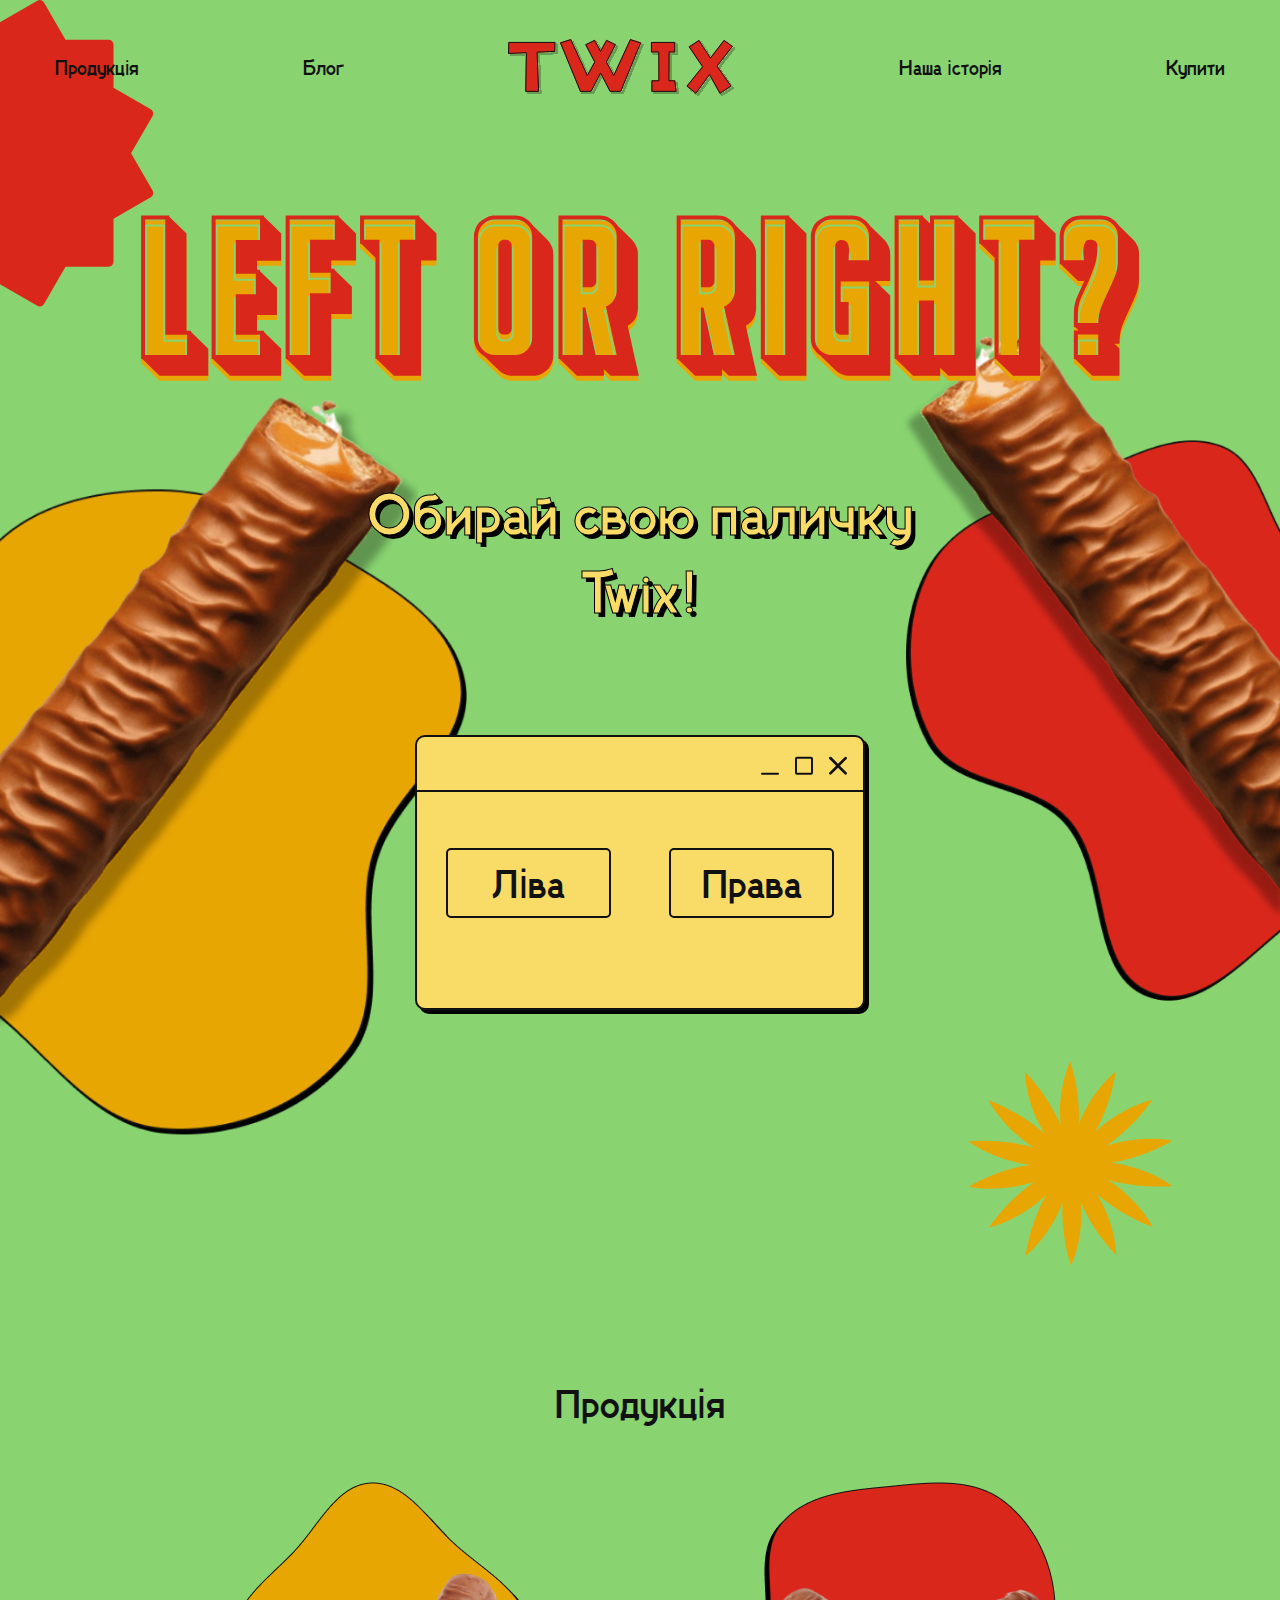
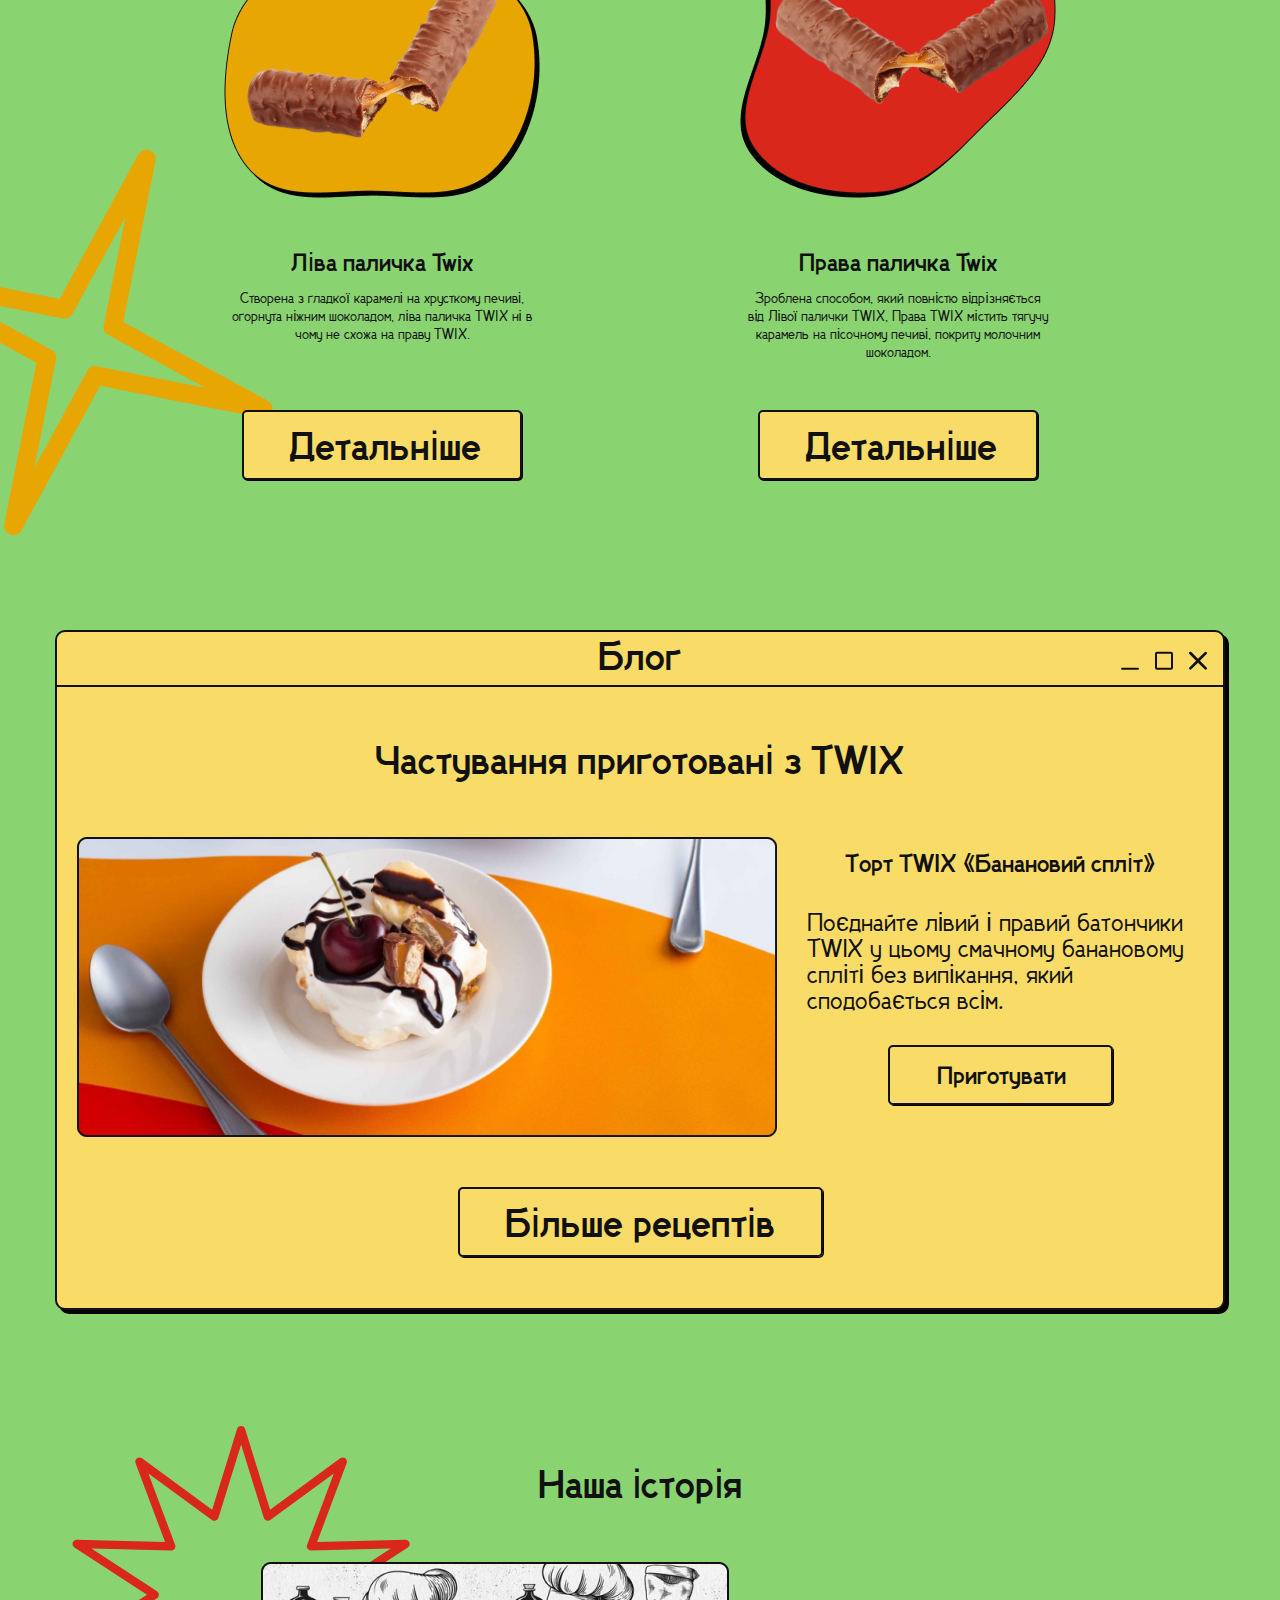
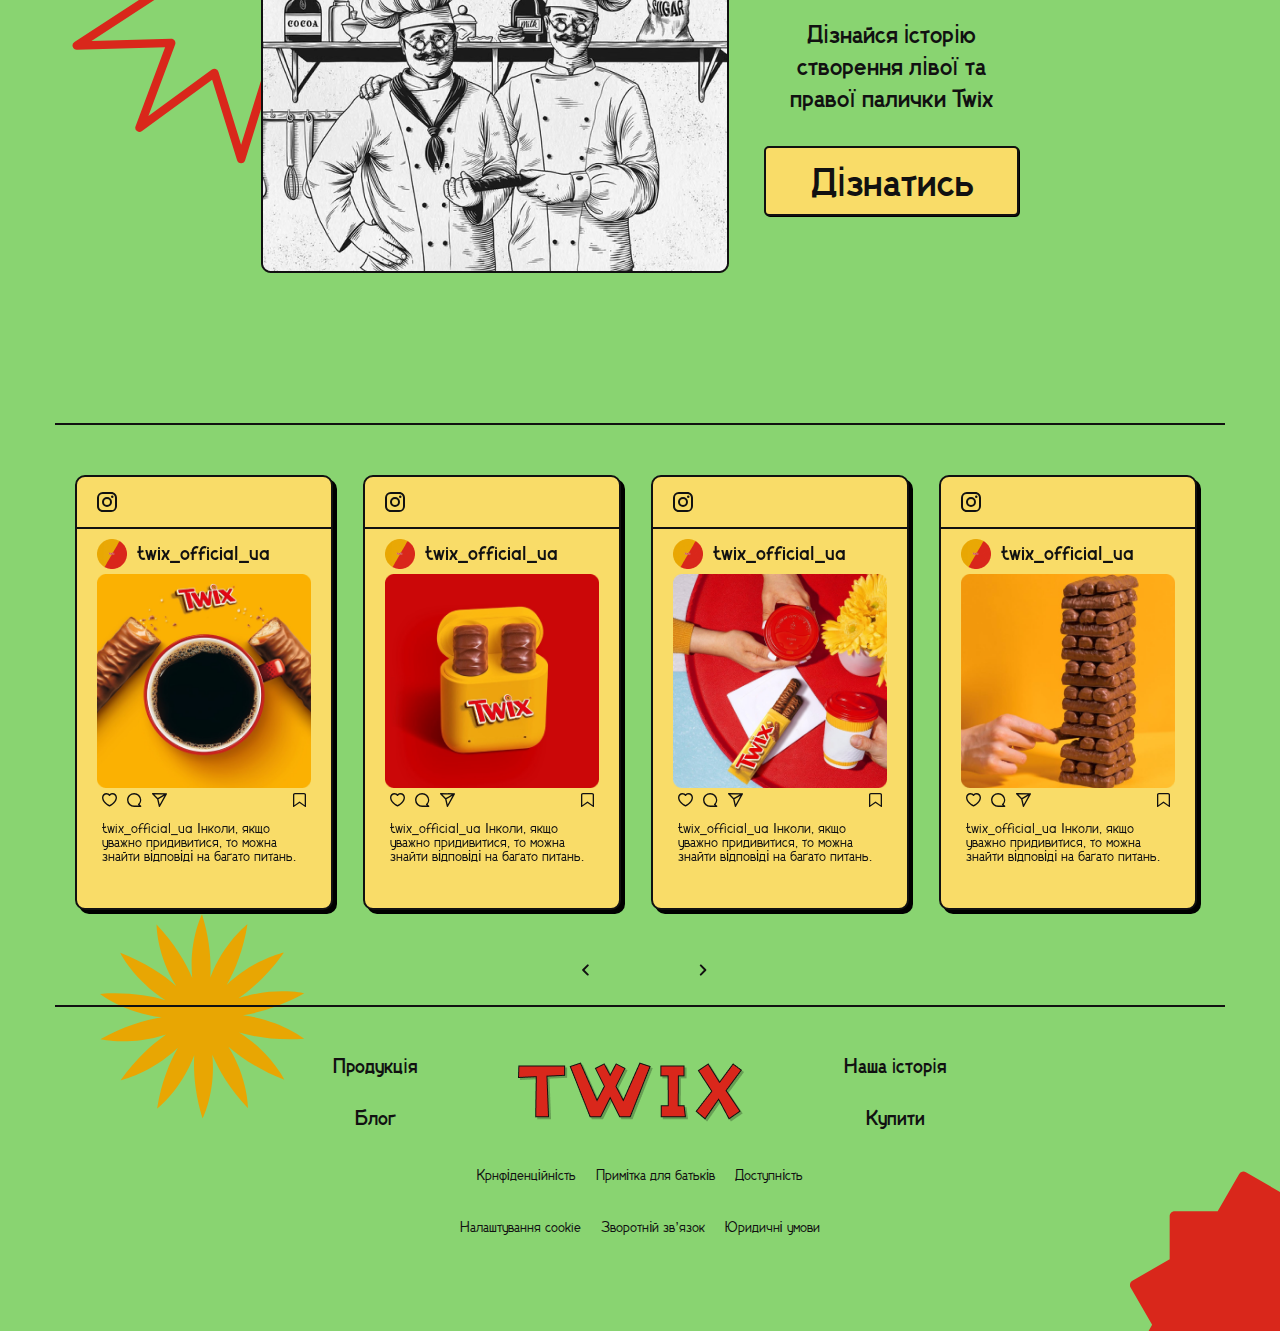
<file: index.html>
<!DOCTYPE html>
<html lang="uk">

<head>
  <meta charset="UTF-8">
  <meta http-equiv="X-UA-Compatible" content="IE=edge">
  <meta name="viewport" content="width=device-width, initial-scale=1.0">
  <title>Twix</title>
  <link rel="icon" href="images/twix-icon.svg" type="image/x-icon">
  <link rel="stylesheet" href="css/style.min.css">
</head>

<body class="main-bg">
  <header class="header">
    <div class="container">
      <div class="header__inner">
        <div class="header__adaptive">
          <button class="header__nav-btn">
            <img src="images/burger_botton.svg" alt="">
          </button>
          <a><img class="header__logo-img-adaptive" src="images/logo.svg" alt="Logo"></a>
        </div>
        <ul class="header__nav">
          <li class="header__item"><a class="header__link" href="product.html">Продукція</a>
          </li>
          <li class="header__item"><a class="header__link" href="recipes.html">Блог</a></li>
          <li class="header__item"><a class="header__link"><img class="header__logo-img" src="images/logo.svg"
                alt="Logo"></a>
          </li>
          <li class="header__item"><a class="header__link" href="history.html">Наша
              історія</a></li>
          <li class="header__item"><a class="header__link" href="product.html">Купити</a></li>
        </ul>
      </div>
    </div>
  </header>

  <main class="main">
    <section class="top">
      <div class="background-spot">
        <img class="left-stick" src="images/left_stick.png" alt="left stick images">
        <img class="right-stick" src="images/right_stick.png" alt="right stick images">
      </div>
      <div class="container">
        <div class="top__inner">
          <div class="top__title-box">
            <a class="top__title-link">
              <img class="top__title-logo" src="images/title.svg" alt="title images">
            </a>
          </div>
          <h1 class="top__subtitle">Обирай свою паличку Twix!</h1>
          <div class="top__chouse">
            <div class="top__icon">
              <img class="top__icon-img" src="images/hide.svg" alt="just icon">
              <img class="top__icon-img" src="images/showe.svg" alt="just icon">
              <img class="top__icon-img" src="images/close.svg" alt="just icon">
            </div>
            <div class="top__box-btn">
              <a class="top__chouse-link top__chouse-left">Ліва</a>
              <a class="top__chouse-link top__chouse-right">Права</a>
            </div>
          </div>
        </div>
      </div>
    </section>
    <section class="product">
      <div class="container">
        <h3 class="product__title">Продукція</h3>
        <div class="product__inner">
          <div class="product__item">
            <img class="product__stick" src="images/product__left-stick.png" alt="left stick">
            <div class="product__info">
              <p class="product__info-title">Ліва паличка Twix</p>
              <p class="product__info-text">Створена з гладкої карамелі на хрусткому печиві, огорнута ніжним шоколадом,
                ліва паличка TWIX ні в чому не схожа на праву TWIX.</p>
            </div>
            <a class="product__btn" href="item.html">Детальніше</a>
          </div>
          <div class="product__item">
            <img class="product__stick" src="images/product__right-stick.png" alt="left stick">
            <div class="product__info">
              <p class="product__info-title">Права паличка Twix</p>
              <p class="product__info-text">Зроблена способом, який повністю відрізняється від Лівої палички TWIX, Права
                TWIX містить тягучу карамель на пісочному печиві, покриту молочним шоколадом.</p>
            </div>
            <a class="product__btn" href="item.html">Детальніше</a>
          </div>
        </div>
      </div>
    </section>
    <section class="blog">
      <div class="container">
        <div class="blog__inner">
          <div class="blog__top">
            <span></span>
            <h3 class="blog__title">Блог</h3>
            <div class="blog__icon">
              <img class="blog__icon-img" src="images/hide.svg" alt="just icon">
              <img class="blog__icon-img" src="images/showe.svg" alt="just icon">
              <img class="blog__icon-img" src="images/close.svg" alt="just icon">
            </div>
          </div>
          <div class="blog__box">
            <h3 class="blog__subtitle">Частування приготовані з TWIX</h3>
            <div class="blog__wrapper">
              <img class="blog__img" src="images/blog-img.png" alt="taste pic">
              <div class="blog__info">
                <p class="blog__info-title">Торт TWIX «Банановий спліт»</p>
                <p class="blog__info-text">
                  Поєднайте лівий і правий батончики TWIX у цьому смачному банановому спліті без випікання, який
                  сподобається всім.
                </p>
                <a class="blog__info-btn" href="about.html">Приготувати</a>
              </div>
            </div>
            <a class="blog__btn" href="recipes.html">Більше рецептів</a>
          </div>
        </div>
      </div>
    </section>
    <section class="info">
      <div class="container">
        <div class="info__inner">
          <h3 class="info__title">Наша історія</h3>
          <div class="info__box">
            <img class="info__img" src="images/history.png" alt="historical pic">
            <div class="info__info-box">
              <p class="info__text">
                Дізнайся історію створення лівої та правої палички Twix
              </p>
              <a class="info__btn" href="history.html">Дізнатись</a>
            </div>
          </div>
        </div>
      </div>
    </section>
  </main>

  <footer class="footer">
    <div class="container">
      <div class="footer__slider">
        <a class="footer__item" href="#">
          <div class="footer__instagram-box">
            <img class="footer__instagram" src="images/instagram.svg" alt="instagram">
          </div>
          <div class="footer__box">
            <div class="footer__title-box">
              <img class="footer__logo" src="images/footer__user-img.png" alt="logo instagram">
              <p class="footer__title">twix_official_ua</p>
            </div>
            <img class="footer__img" src="images/footer_one.png" alt="instagram pic">
            <div class="footer__icons">
              <div class="footer__icon">
                <img class="footer__icon-img" src="images/like.svg" alt="just icon">
                <img class="footer__icon-img" src="images/comment.svg" alt="just icon">
                <img class="footer__icon-img" src="images/send.svg" alt="just icon">
              </div>
              <img class="footer__icon-img" src="images/favorite.svg" alt="just icon">
            </div>
            <p class="footer__text">
              <b>twix_official_ua</b> Інколи, якщо уважно придивитися, то можна знайти відповіді на багато питань.
            </p>
          </div>
        </a>
        <a class="footer__item" href="#">
          <div class="footer__instagram-box">
            <img class="footer__instagram" src="images/instagram.svg" alt="instagram">
          </div>
          <div class="footer__box">
            <div class="footer__title-box">
              <img class="footer__logo" src="images/footer__user-img.png" alt="logo instagram">
              <p class="footer__title">twix_official_ua</p>
            </div>
            <img class="footer__img" src="images/footer_two.png" alt="instagram pic">
            <div class="footer__icons">
              <div class="footer__icon">
                <img class="footer__icon-img" src="images/like.svg" alt="just icon">
                <img class="footer__icon-img" src="images/comment.svg" alt="just icon">
                <img class="footer__icon-img" src="images/send.svg" alt="just icon">
              </div>
              <img class="footer__icon-img" src="images/favorite.svg" alt="just icon">
            </div>
            <p class="footer__text">
              <b>twix_official_ua</b> Інколи, якщо уважно придивитися, то можна знайти відповіді на багато питань.
            </p>
          </div>
        </a>
        <a class="footer__item" href="#">
          <div class="footer__instagram-box">
            <img class="footer__instagram" src="images/instagram.svg" alt="instagram">
          </div>
          <div class="footer__box">
            <div class="footer__title-box">
              <img class="footer__logo" src="images/footer__user-img.png" alt="logo instagram">
              <p class="footer__title">twix_official_ua</p>
            </div>
            <img class="footer__img" src="images/footer_tree.png" alt="instagram pic">
            <div class="footer__icons">
              <div class="footer__icon">
                <img class="footer__icon-img" src="images/like.svg" alt="just icon">
                <img class="footer__icon-img" src="images/comment.svg" alt="just icon">
                <img class="footer__icon-img" src="images/send.svg" alt="just icon">
              </div>
              <img class="footer__icon-img" src="images/favorite.svg" alt="just icon">
            </div>
            <p class="footer__text">
              <b>twix_official_ua</b> Інколи, якщо уважно придивитися, то можна знайти відповіді на багато питань.
            </p>
          </div>
        </a>
        <a class="footer__item" href="#">
          <div class="footer__instagram-box">
            <img class="footer__instagram" src="images/instagram.svg" alt="instagram">
          </div>
          <div class="footer__box">
            <div class="footer__title-box">
              <img class="footer__logo" src="images/footer__user-img.png" alt="logo instagram">
              <p class="footer__title">twix_official_ua</p>
            </div>
            <img class="footer__img" src="images/footer_four.png" alt="instagram pic">
            <div class="footer__icons">
              <div class="footer__icon">
                <img class="footer__icon-img" src="images/like.svg" alt="just icon">
                <img class="footer__icon-img" src="images/comment.svg" alt="just icon">
                <img class="footer__icon-img" src="images/send.svg" alt="just icon">
              </div>
              <img class="footer__icon-img" src="images/favorite.svg" alt="just icon">
            </div>
            <p class="footer__text">
              <b>twix_official_ua</b> Інколи, якщо уважно придивитися, то можна знайти відповіді на багато питань.
            </p>
          </div>
        </a>
        <a class="footer__item" href="#">
          <div class="footer__instagram-box">
            <img class="footer__instagram" src="images/instagram.svg" alt="instagram">
          </div>
          <div class="footer__box">
            <div class="footer__title-box">
              <img class="footer__logo" src="images/footer__user-img.png" alt="logo instagram">
              <p class="footer__title">twix_official_ua</p>
            </div>
            <img class="footer__img" src="images/footer_one.png" alt="instagram pic">
            <div class="footer__icons">
              <div class="footer__icon">
                <img class="footer__icon-img" src="images/like.svg" alt="just icon">
                <img class="footer__icon-img" src="images/comment.svg" alt="just icon">
                <img class="footer__icon-img" src="images/send.svg" alt="just icon">
              </div>
              <img class="footer__icon-img" src="images/favorite.svg" alt="just icon">
            </div>
            <p class="footer__text">
              <b>twix_official_ua</b> Інколи, якщо уважно придивитися, то можна знайти відповіді на багато питань.
            </p>
          </div>
        </a>
        <a class="footer__item" href="#">
          <div class="footer__instagram-box">
            <img class="footer__instagram" src="images/instagram.svg" alt="instagram">
          </div>
          <div class="footer__box">
            <div class="footer__title-box">
              <img class="footer__logo" src="images/footer__user-img.png" alt="logo instagram">
              <p class="footer__title">twix_official_ua</p>
            </div>
            <img class="footer__img" src="images/footer_two.png" alt="instagram pic">
            <div class="footer__icons">
              <div class="footer__icon">
                <img class="footer__icon-img" src="images/like.svg" alt="just icon">
                <img class="footer__icon-img" src="images/comment.svg" alt="just icon">
                <img class="footer__icon-img" src="images/send.svg" alt="just icon">
              </div>
              <img class="footer__icon-img" src="images/favorite.svg" alt="just icon">
            </div>
            <p class="footer__text">
              <b>twix_official_ua</b> Інколи, якщо уважно придивитися, то можна знайти відповіді на багато питань.
            </p>
          </div>
        </a>
        <a class="footer__item" href="#">
          <div class="footer__instagram-box">
            <img class="footer__instagram" src="images/instagram.svg" alt="instagram">
          </div>
          <div class="footer__box">
            <div class="footer__title-box">
              <img class="footer__logo" src="images/footer__user-img.png" alt="logo instagram">
              <p class="footer__title">twix_official_ua</p>
            </div>
            <img class="footer__img" src="images/footer_tree.png" alt="instagram pic">
            <div class="footer__icons">
              <div class="footer__icon">
                <img class="footer__icon-img" src="images/like.svg" alt="just icon">
                <img class="footer__icon-img" src="images/comment.svg" alt="just icon">
                <img class="footer__icon-img" src="images/send.svg" alt="just icon">
              </div>
              <img class="footer__icon-img" src="images/favorite.svg" alt="just icon">
            </div>
            <p class="footer__text">
              <b>twix_official_ua</b> Інколи, якщо уважно придивитися, то можна знайти відповіді на багато питань.
            </p>
          </div>
        </a>
        <a class="footer__item" href="#">
          <div class="footer__instagram-box">
            <img class="footer__instagram" src="images/instagram.svg" alt="instagram">
          </div>
          <div class="footer__box">
            <div class="footer__title-box">
              <img class="footer__logo" src="images/footer__user-img.png" alt="logo instagram">
              <p class="footer__title">twix_official_ua</p>
            </div>
            <img class="footer__img" src="images/footer_four.png" alt="instagram pic">
            <div class="footer__icons">
              <div class="footer__icon">
                <img class="footer__icon-img" src="images/like.svg" alt="just icon">
                <img class="footer__icon-img" src="images/comment.svg" alt="just icon">
                <img class="footer__icon-img" src="images/send.svg" alt="just icon">
              </div>
              <img class="footer__icon-img" src="images/favorite.svg" alt="just icon">
            </div>
            <p class="footer__text">
              <b>twix_official_ua</b> Інколи, якщо уважно придивитися, то можна знайти відповіді на багато питань.
            </p>
          </div>
        </a>
      </div>
      <div class="footer__nav">
        <div class="footer__nav-items">
          <div class="footer__nav-item">
            <p class="footer__nav-text"><a class="footer__nav-link" href="product.html">Продукція</a></p>
            <p class="footer__nav-text"><a class="footer__nav-link" href="recipes.html">Блог</a></p>
          </div>
          <a class="footer__logo-link">
            <img class="footer__nav-logo" src="images/footer_logo.png" alt="footer logo">
          </a>
          <div class="footer__nav-item">
            <p class="footer__nav-text"><a class="footer__nav-link" href="history.html">Наша історія</a></p>
            <p class="footer__nav-text"><a class="footer__nav-link" href="product.html">Купити</a></p>
          </div>
        </div>
        <div class="footer__nav-bottom-box">
          <div class="footer__nav-bottom">
            <p class="footer__bottom-text"><a class="footer__bottom-link" href="#">Крнфіденційність</a></p>
            <p class="footer__bottom-text"><a class="footer__bottom-link" href="#">Примітка для батьків</a></p>
            <p class="footer__bottom-text"><a class="footer__bottom-link" href="#">Доступність</a></p>
          </div>
          <div class="footer__nav-bottom">
            <p class="footer__bottom-text"><a class="footer__bottom-link" href="#">Налаштування cookie</a></p>
            <p class="footer__bottom-text"><a class="footer__bottom-link" href="#">Зворотній зв’язок</a></p>
            <p class="footer__bottom-text"><a class="footer__bottom-link" href="#">Юридичні умови</a></p>
          </div>
        </div>
      </div>
    </div>
  </footer>


  <script src="js/main.min.js"></script>
</body>

</html>
</file>
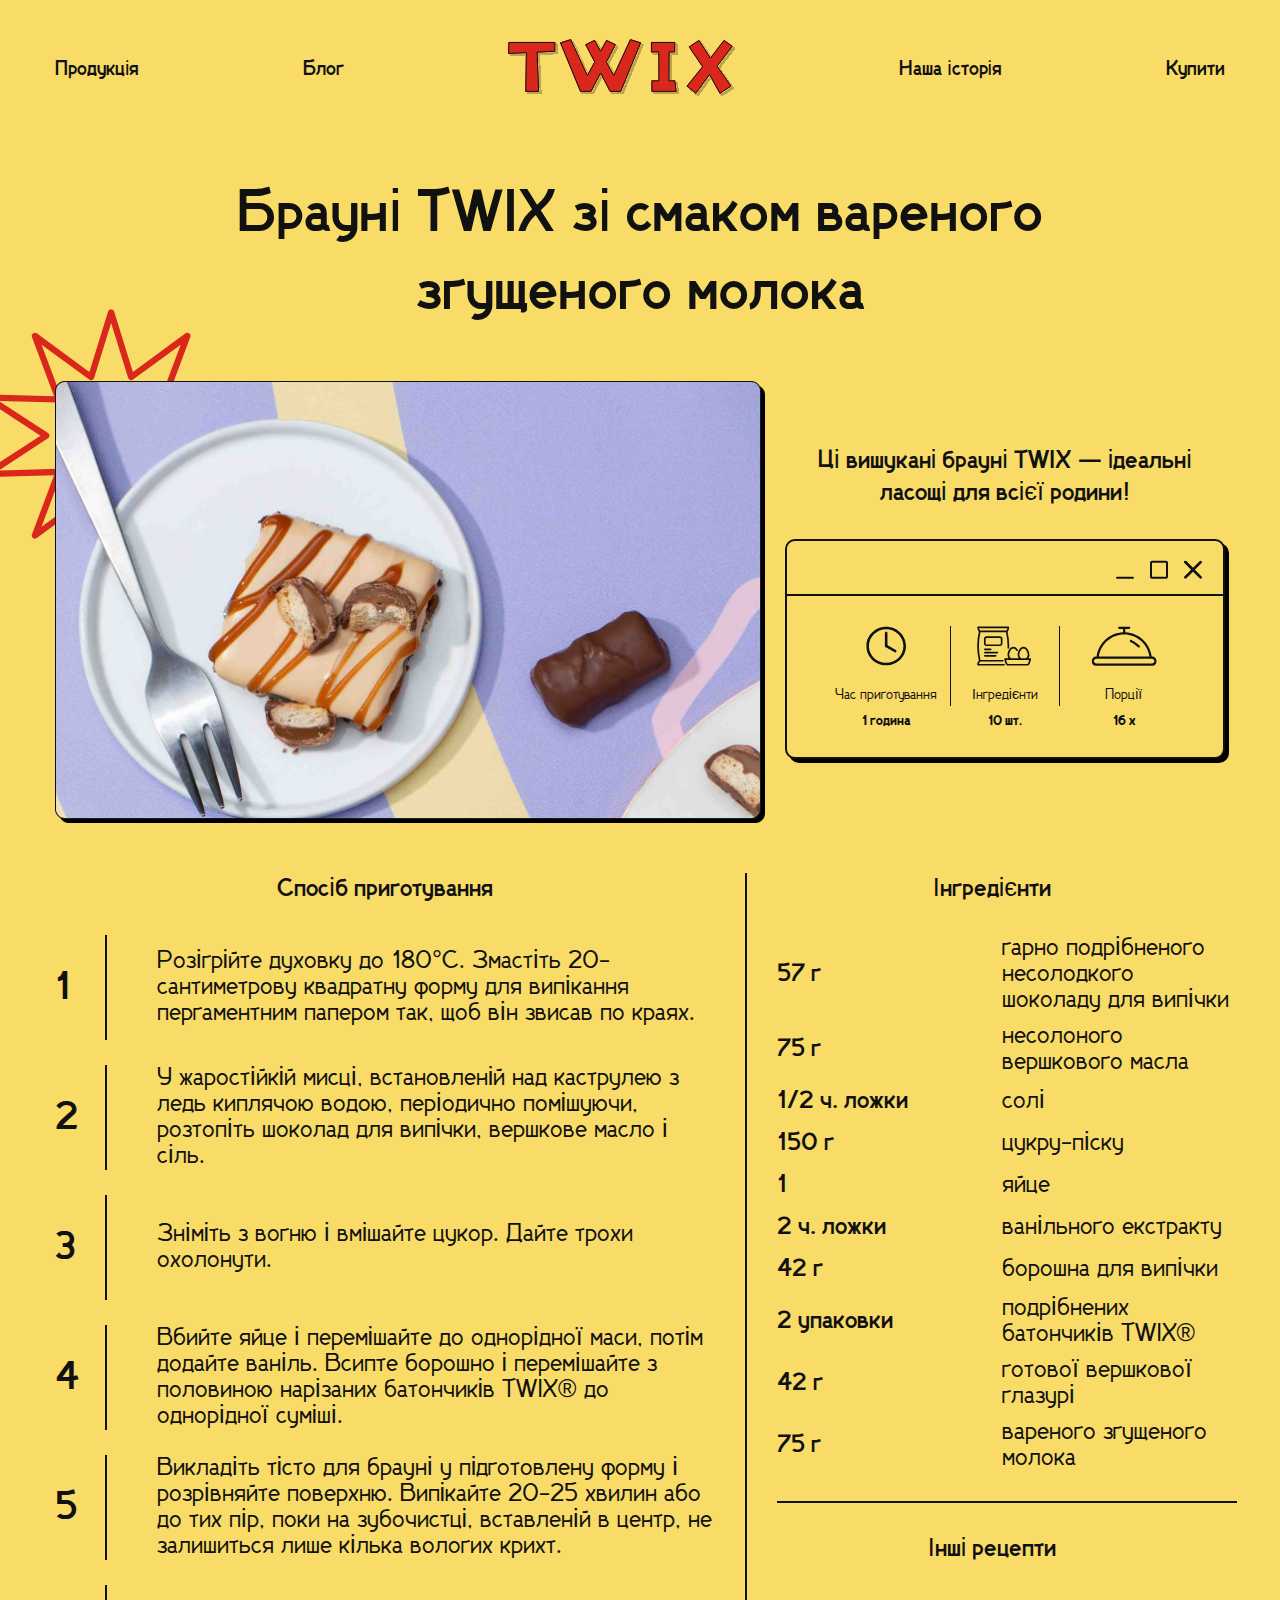
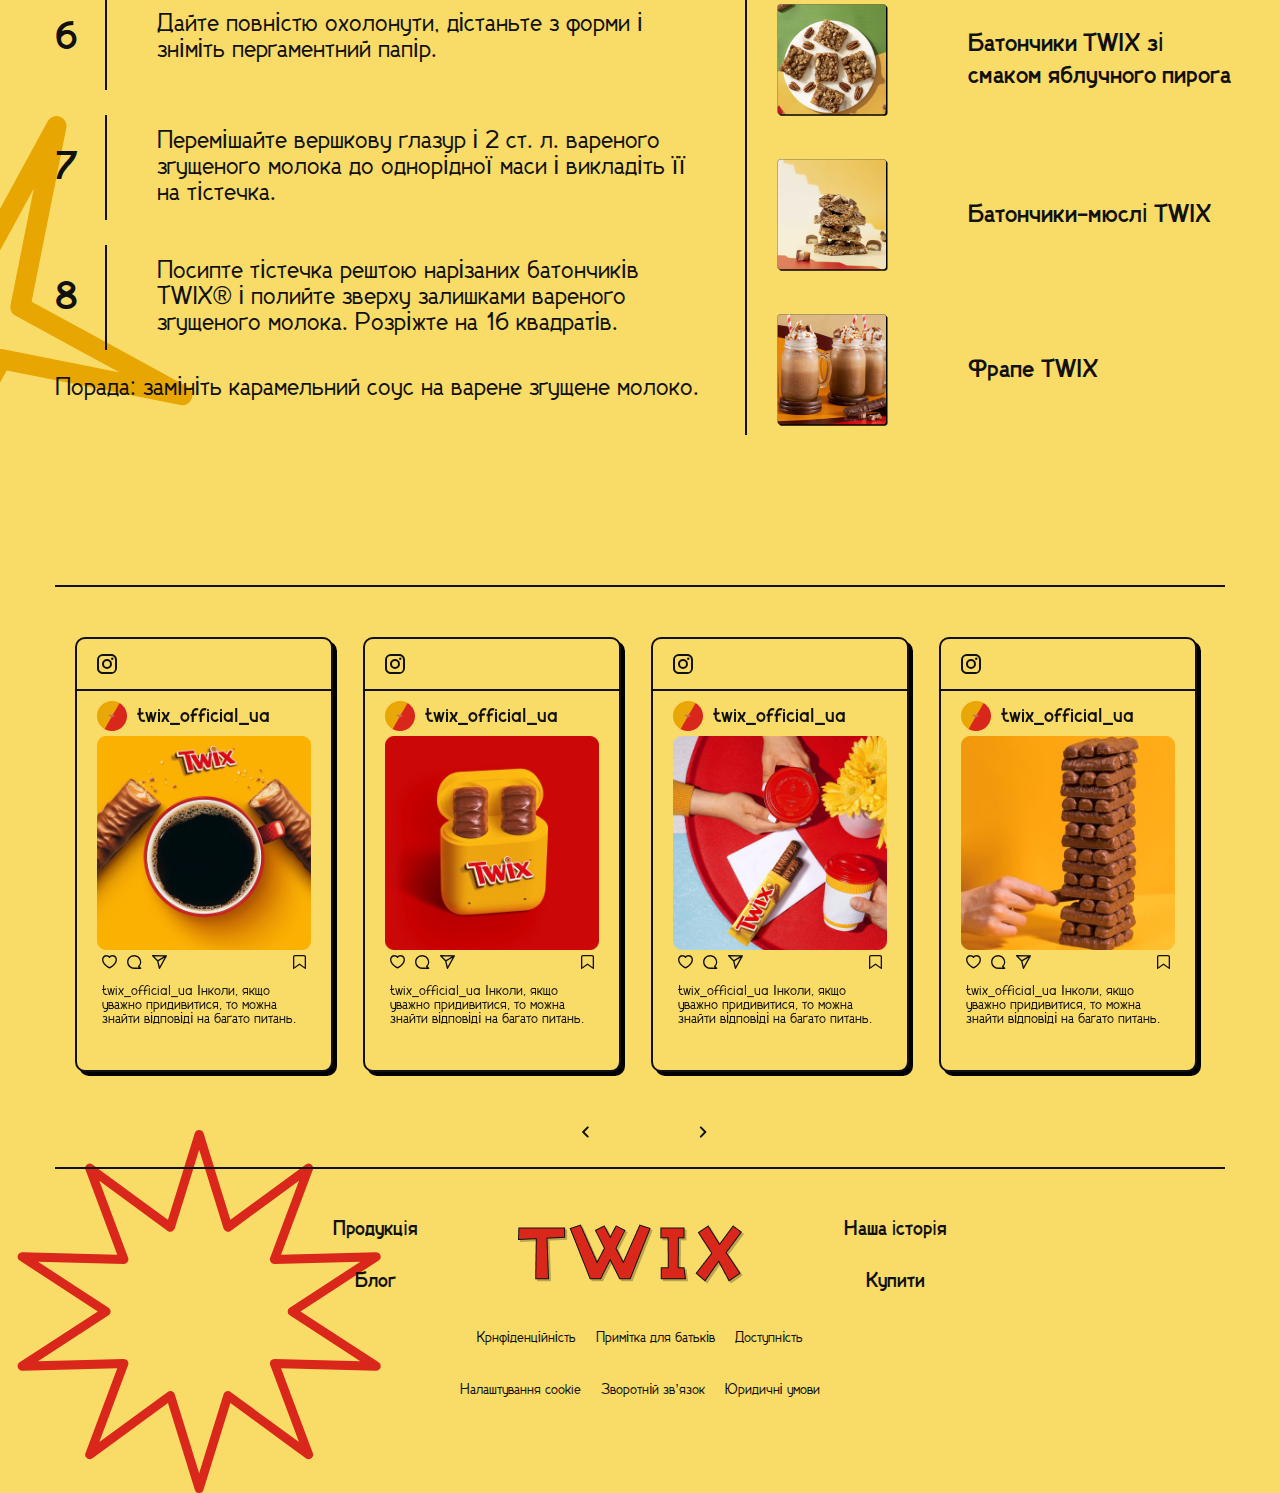
<file: about.html>
<!DOCTYPE html>
<html lang="uk">

<head>
  <meta charset="UTF-8">
  <meta http-equiv="X-UA-Compatible" content="IE=edge">
  <meta name="viewport" content="width=device-width, initial-scale=1.0">
  <title>Twix</title>
  <link rel="icon" href="images/twix-icon.svg" type="image/x-icon">
  <link rel="stylesheet" href="css/style.min.css">
</head>

<body class="about-bg">
  <header class="header">
    <div class="container">
      <div class="header__inner">
        <div class="header__adaptive">
          <button class="header__nav-btn">
            <img src="images/burger_botton.svg" alt="">
          </button>
          <a href="index.html"> <img class="header__logo-img-adaptive" src="images/logo.svg" alt="Logo"></a>
        </div>
        <ul class="header__nav">
          <li class="header__item"><a class="header__link" href="product.html">Продукція</a>
          </li>
          <li class="header__item"><a class="header__link" href="recipes.html">Блог</a></li>
          <li class="header__item"><a class="header__link" href="index.html"><img class="header__logo-img"
                src="images/logo.svg" alt="Logo"></a>
          </li>
          <li class="header__item"><a class="header__link" href="history.html">Наша
              історія</a></li>
          <li class="header__item"><a class="header__link" href="product.html">Купити</a></li>
        </ul>
      </div>
    </div>
  </header>

  <main class="main">
    <section class="about">
      <div class="container">
        <div class="about__inner">
          <h2 class="about__title">Брауні TWIX зі смаком вареного згущеного молока</h2>
          <div class="about__top">
            <img class="about__img" src="images/about-product.png" alt="product images">
            <div class="about__top-box">
              <p class="about__top-text">Ці вишукані брауні TWIX —
                ідеальні ласощі для всієї родини!</p>
              <div class="about__window">
                <div class="about__icon">
                  <img class="about__icon-img" src="images/hide.svg" alt="just icon">
                  <img class="about__icon-img" src="images/showe.svg" alt="just icon">
                  <img class="about__icon-img" src="images/close.svg" alt="just icon">
                </div>
                <div class="about__window-box">
                  <div class="about__window-item">
                    <img class="about__window-item-img" src="images/clock.svg" alt="icon">
                    <p class="about__window-text">Час приготування</p>
                    <p class="about__window-info">1 година</p>
                  </div>
                  <div class="about__window-item">
                    <img class="about__window-item-img" src="images/ingridients.svg" alt="icon">
                    <p class="about__window-text">Інгредієнти</p>
                    <p class="about__window-info">10 шт.</p>
                  </div>
                  <div class="about__window-item">
                    <img class="about__window-item-img" src="images/portions.svg" alt="icon">
                    <p class="about__window-text">Порції</p>
                    <p class="about__window-info">16 х</p>
                  </div>
                </div>
              </div>
            </div>
          </div>
          <div class="about__bottom">
            <div class="about__cooking">
              <p class="about__cooking-title">Спосіб приготування</p>
              <ul class="about__cooking-list">
                <li class="about__cooking-item">
                  <p class="about__cooking-num">1</p>
                  <p class="about__cooking-text">
                    Розігрійте духовку до 180°С. Змастіть 20-сантиметрову квадратну форму для випікання пергаментним
                    папером так, щоб він звисав по краях.
                  </p>
                </li>
                <li class="about__cooking-item">
                  <p class="about__cooking-num">2</p>
                  <p class="about__cooking-text">
                    У жаростійкій мисці, встановленій над каструлею з ледь киплячою водою, періодично помішуючи,
                    розтопіть шоколад для випічки, вершкове масло і сіль.
                  </p>
                </li>
                <li class="about__cooking-item">
                  <p class="about__cooking-num">3</p>
                  <p class="about__cooking-text">
                    Зніміть з вогню і вмішайте цукор. Дайте трохи охолонути.
                  </p>
                </li>
                <li class="about__cooking-item">
                  <p class="about__cooking-num">4</p>
                  <p class="about__cooking-text">
                    Вбийте яйце і перемішайте до однорідної маси, потім додайте ваніль. Всипте борошно і перемішайте з
                    половиною нарізаних батончиків TWIX® до однорідної суміші.
                  </p>
                </li>
                <li class="about__cooking-item">
                  <p class="about__cooking-num">5</p>
                  <p class="about__cooking-text">
                    Викладіть тісто для брауні у підготовлену форму і розрівняйте поверхню. Випікайте 20-25 хвилин або
                    до тих пір, поки на зубочистці, вставленій в центр, не залишиться лише кілька вологих крихт.
                  </p>
                </li>
                <li class="about__cooking-item">
                  <p class="about__cooking-num">6</p>
                  <p class="about__cooking-text">
                    Дайте повністю охолонути, дістаньте з форми і зніміть пергаментний папір.
                  </p>
                </li>
                <li class="about__cooking-item">
                  <p class="about__cooking-num">7</p>
                  <p class="about__cooking-text">
                    Перемішайте вершкову глазур і 2 ст. л. вареного згущеного молока до однорідної маси і викладіть її
                    на тістечка.
                  </p>
                </li>
                <li class="about__cooking-item">
                  <p class="about__cooking-num">8</p>
                  <p class="about__cooking-text">
                    Посипте тістечка рештою нарізаних батончиків TWIX® і полийте зверху залишками вареного згущеного
                    молока. Розріжте на 16 квадратів.
                  </p>
                </li>
              </ul>
              <p class="about__cooking-qoute"><b>Порада:</b> замініть карамельний соус на варене згущене молоко.</p>
            </div>
            <div class="about__ingridients-another">
              <div class="about__ingridients">
                <p class="about__ingridients-title">Інгредієнти</p>
                <ul class="about__ingridients-list">
                  <li class="about__ingridients-item">
                    <p class="about__ingridients-num">57 г</p>
                    <p class="about__ingridients-text">гарно
                      подрібненого
                      несолодкого шоколаду для
                      випічки</p>
                  </li>
                  <li class="about__ingridients-item">
                    <p class="about__ingridients-num">75 г</p>
                    <p class="about__ingridients-text">несолоного вершкового масла</p>
                  </li>
                  <li class="about__ingridients-item">
                    <p class="about__ingridients-num">1/2 ч. ложки</p>
                    <p class="about__ingridients-text">солі</p>
                  </li>
                  <li class="about__ingridients-item">
                    <p class="about__ingridients-num">150 г</p>
                    <p class="about__ingridients-text">цукру-піску</p>
                  </li>
                  <li class="about__ingridients-item">
                    <p class="about__ingridients-num">1</p>
                    <p class="about__ingridients-text">яйце</p>
                  </li>
                  <li class="about__ingridients-item">
                    <p class="about__ingridients-num">2 ч. ложки</p>
                    <p class="about__ingridients-text">ванільного екстракту</p>
                  </li>
                  <li class="about__ingridients-item">
                    <p class="about__ingridients-num">42 г</p>
                    <p class="about__ingridients-text">борошна для випічки</p>
                  </li>
                  <li class="about__ingridients-item">
                    <p class="about__ingridients-num">2 упаковки</p>
                    <p class="about__ingridients-text">подрібнених батончиків TWIX®</p>
                  </li>
                  <li class="about__ingridients-item">
                    <p class="about__ingridients-num">42 г</p>
                    <p class="about__ingridients-text">готової вершкової глазурі</p>
                  </li>
                  <li class="about__ingridients-item">
                    <p class="about__ingridients-num">75 г</p>
                    <p class="about__ingridients-text">вареного згущеного молока</p>
                  </li>
                </ul>
              </div>
              <div class="about__another">
                <p class="about__another-title">Інші рецепти</p>
                <div class="about__another-box">
                  <a class="about__another-link" href="#">
                    <img class="about__another-img" src="images/another_1.png" alt="another recipes">
                    <p class="about__another-text">Батончики TWIX зі смаком яблучного пирога</p>
                  </a>
                  <a class="about__another-link" href="#">
                    <img class="about__another-img" src="images/another_2.png" alt="another recipes">
                    <p class="about__another-text">Батончики-мюслі TWIX</p>
                  </a>
                  <a class="about__another-link" href="#">
                    <img class="about__another-img" src="images/another_3.png" alt="another recipes">
                    <p class="about__another-text">Фрапе TWIX</p>
                  </a>
                </div>
              </div>
            </div>
          </div>
        </div>
      </div>
      </div>
    </section>
  </main>

  <footer class="footer">
    <div class="container">
      <div class="footer__slider">
        <a class="footer__item" href="#">
          <div class="footer__instagram-box">
            <img class="footer__instagram" src="images/instagram.svg" alt="instagram">
          </div>
          <div class="footer__box">
            <div class="footer__title-box">
              <img class="footer__logo" src="images/footer__user-img.png" alt="logo instagram">
              <p class="footer__title">twix_official_ua</p>
            </div>
            <img class="footer__img" src="images/footer_one.png" alt="instagram pic">
            <div class="footer__icons">
              <div class="footer__icon">
                <img class="footer__icon-img" src="images/like.svg" alt="just icon">
                <img class="footer__icon-img" src="images/comment.svg" alt="just icon">
                <img class="footer__icon-img" src="images/send.svg" alt="just icon">
              </div>
              <img class="footer__icon-img" src="images/favorite.svg" alt="just icon">
            </div>
            <p class="footer__text">
              <b>twix_official_ua</b> Інколи, якщо уважно придивитися, то можна знайти відповіді на багато питань.
            </p>
          </div>
        </a>
        <a class="footer__item" href="#">
          <div class="footer__instagram-box">
            <img class="footer__instagram" src="images/instagram.svg" alt="instagram">
          </div>
          <div class="footer__box">
            <div class="footer__title-box">
              <img class="footer__logo" src="images/footer__user-img.png" alt="logo instagram">
              <p class="footer__title">twix_official_ua</p>
            </div>
            <img class="footer__img" src="images/footer_two.png" alt="instagram pic">
            <div class="footer__icons">
              <div class="footer__icon">
                <img class="footer__icon-img" src="images/like.svg" alt="just icon">
                <img class="footer__icon-img" src="images/comment.svg" alt="just icon">
                <img class="footer__icon-img" src="images/send.svg" alt="just icon">
              </div>
              <img class="footer__icon-img" src="images/favorite.svg" alt="just icon">
            </div>
            <p class="footer__text">
              <b>twix_official_ua</b> Інколи, якщо уважно придивитися, то можна знайти відповіді на багато питань.
            </p>
          </div>
        </a>
        <a class="footer__item" href="#">
          <div class="footer__instagram-box">
            <img class="footer__instagram" src="images/instagram.svg" alt="instagram">
          </div>
          <div class="footer__box">
            <div class="footer__title-box">
              <img class="footer__logo" src="images/footer__user-img.png" alt="logo instagram">
              <p class="footer__title">twix_official_ua</p>
            </div>
            <img class="footer__img" src="images/footer_tree.png" alt="instagram pic">
            <div class="footer__icons">
              <div class="footer__icon">
                <img class="footer__icon-img" src="images/like.svg" alt="just icon">
                <img class="footer__icon-img" src="images/comment.svg" alt="just icon">
                <img class="footer__icon-img" src="images/send.svg" alt="just icon">
              </div>
              <img class="footer__icon-img" src="images/favorite.svg" alt="just icon">
            </div>
            <p class="footer__text">
              <b>twix_official_ua</b> Інколи, якщо уважно придивитися, то можна знайти відповіді на багато питань.
            </p>
          </div>
        </a>
        <a class="footer__item" href="#">
          <div class="footer__instagram-box">
            <img class="footer__instagram" src="images/instagram.svg" alt="instagram">
          </div>
          <div class="footer__box">
            <div class="footer__title-box">
              <img class="footer__logo" src="images/footer__user-img.png" alt="logo instagram">
              <p class="footer__title">twix_official_ua</p>
            </div>
            <img class="footer__img" src="images/footer_four.png" alt="instagram pic">
            <div class="footer__icons">
              <div class="footer__icon">
                <img class="footer__icon-img" src="images/like.svg" alt="just icon">
                <img class="footer__icon-img" src="images/comment.svg" alt="just icon">
                <img class="footer__icon-img" src="images/send.svg" alt="just icon">
              </div>
              <img class="footer__icon-img" src="images/favorite.svg" alt="just icon">
            </div>
            <p class="footer__text">
              <b>twix_official_ua</b> Інколи, якщо уважно придивитися, то можна знайти відповіді на багато питань.
            </p>
          </div>
        </a>
        <a class="footer__item" href="#">
          <div class="footer__instagram-box">
            <img class="footer__instagram" src="images/instagram.svg" alt="instagram">
          </div>
          <div class="footer__box">
            <div class="footer__title-box">
              <img class="footer__logo" src="images/footer__user-img.png" alt="logo instagram">
              <p class="footer__title">twix_official_ua</p>
            </div>
            <img class="footer__img" src="images/footer_one.png" alt="instagram pic">
            <div class="footer__icons">
              <div class="footer__icon">
                <img class="footer__icon-img" src="images/like.svg" alt="just icon">
                <img class="footer__icon-img" src="images/comment.svg" alt="just icon">
                <img class="footer__icon-img" src="images/send.svg" alt="just icon">
              </div>
              <img class="footer__icon-img" src="images/favorite.svg" alt="just icon">
            </div>
            <p class="footer__text">
              <b>twix_official_ua</b> Інколи, якщо уважно придивитися, то можна знайти відповіді на багато питань.
            </p>
          </div>
        </a>
        <a class="footer__item" href="#">
          <div class="footer__instagram-box">
            <img class="footer__instagram" src="images/instagram.svg" alt="instagram">
          </div>
          <div class="footer__box">
            <div class="footer__title-box">
              <img class="footer__logo" src="images/footer__user-img.png" alt="logo instagram">
              <p class="footer__title">twix_official_ua</p>
            </div>
            <img class="footer__img" src="images/footer_two.png" alt="instagram pic">
            <div class="footer__icons">
              <div class="footer__icon">
                <img class="footer__icon-img" src="images/like.svg" alt="just icon">
                <img class="footer__icon-img" src="images/comment.svg" alt="just icon">
                <img class="footer__icon-img" src="images/send.svg" alt="just icon">
              </div>
              <img class="footer__icon-img" src="images/favorite.svg" alt="just icon">
            </div>
            <p class="footer__text">
              <b>twix_official_ua</b> Інколи, якщо уважно придивитися, то можна знайти відповіді на багато питань.
            </p>
          </div>
        </a>
        <a class="footer__item" href="#">
          <div class="footer__instagram-box">
            <img class="footer__instagram" src="images/instagram.svg" alt="instagram">
          </div>
          <div class="footer__box">
            <div class="footer__title-box">
              <img class="footer__logo" src="images/footer__user-img.png" alt="logo instagram">
              <p class="footer__title">twix_official_ua</p>
            </div>
            <img class="footer__img" src="images/footer_tree.png" alt="instagram pic">
            <div class="footer__icons">
              <div class="footer__icon">
                <img class="footer__icon-img" src="images/like.svg" alt="just icon">
                <img class="footer__icon-img" src="images/comment.svg" alt="just icon">
                <img class="footer__icon-img" src="images/send.svg" alt="just icon">
              </div>
              <img class="footer__icon-img" src="images/favorite.svg" alt="just icon">
            </div>
            <p class="footer__text">
              <b>twix_official_ua</b> Інколи, якщо уважно придивитися, то можна знайти відповіді на багато питань.
            </p>
          </div>
        </a>
        <a class="footer__item" href="#">
          <div class="footer__instagram-box">
            <img class="footer__instagram" src="images/instagram.svg" alt="instagram">
          </div>
          <div class="footer__box">
            <div class="footer__title-box">
              <img class="footer__logo" src="images/footer__user-img.png" alt="logo instagram">
              <p class="footer__title">twix_official_ua</p>
            </div>
            <img class="footer__img" src="images/footer_four.png" alt="instagram pic">
            <div class="footer__icons">
              <div class="footer__icon">
                <img class="footer__icon-img" src="images/like.svg" alt="just icon">
                <img class="footer__icon-img" src="images/comment.svg" alt="just icon">
                <img class="footer__icon-img" src="images/send.svg" alt="just icon">
              </div>
              <img class="footer__icon-img" src="images/favorite.svg" alt="just icon">
            </div>
            <p class="footer__text">
              <b>twix_official_ua</b> Інколи, якщо уважно придивитися, то можна знайти відповіді на багато питань.
            </p>
          </div>
        </a>
      </div>
      <div class="footer__nav">
        <div class="footer__nav-items">
          <div class="footer__nav-item">
            <p class="footer__nav-text"><a class="footer__nav-link" href="product.html">Продукція</a></p>
            <p class="footer__nav-text"><a class="footer__nav-link" href="recipes.html">Блог</a></p>
          </div>
          <a class="footer__logo-link">
            <img class="footer__nav-logo" src="images/footer_logo.png" alt="footer logo">
          </a>
          <div class="footer__nav-item">
            <p class="footer__nav-text"><a class="footer__nav-link" href="history.html">Наша історія</a></p>
            <p class="footer__nav-text"><a class="footer__nav-link" href="product.html">Купити</a></p>
          </div>
        </div>
        <div class="footer__nav-bottom-box">
          <div class="footer__nav-bottom">
            <p class="footer__bottom-text"><a class="footer__bottom-link" href="#">Крнфіденційність</a></p>
            <p class="footer__bottom-text"><a class="footer__bottom-link" href="#">Примітка для батьків</a></p>
            <p class="footer__bottom-text"><a class="footer__bottom-link" href="#">Доступність</a></p>
          </div>
          <div class="footer__nav-bottom">
            <p class="footer__bottom-text"><a class="footer__bottom-link" href="#">Налаштування cookie</a></p>
            <p class="footer__bottom-text"><a class="footer__bottom-link" href="#">Зворотній зв’язок</a></p>
            <p class="footer__bottom-text"><a class="footer__bottom-link" href="#">Юридичні умови</a></p>
          </div>
        </div>
      </div>
    </div>
  </footer>


  <script src="js/main.min.js"></script>
</body>

</html>
</file>
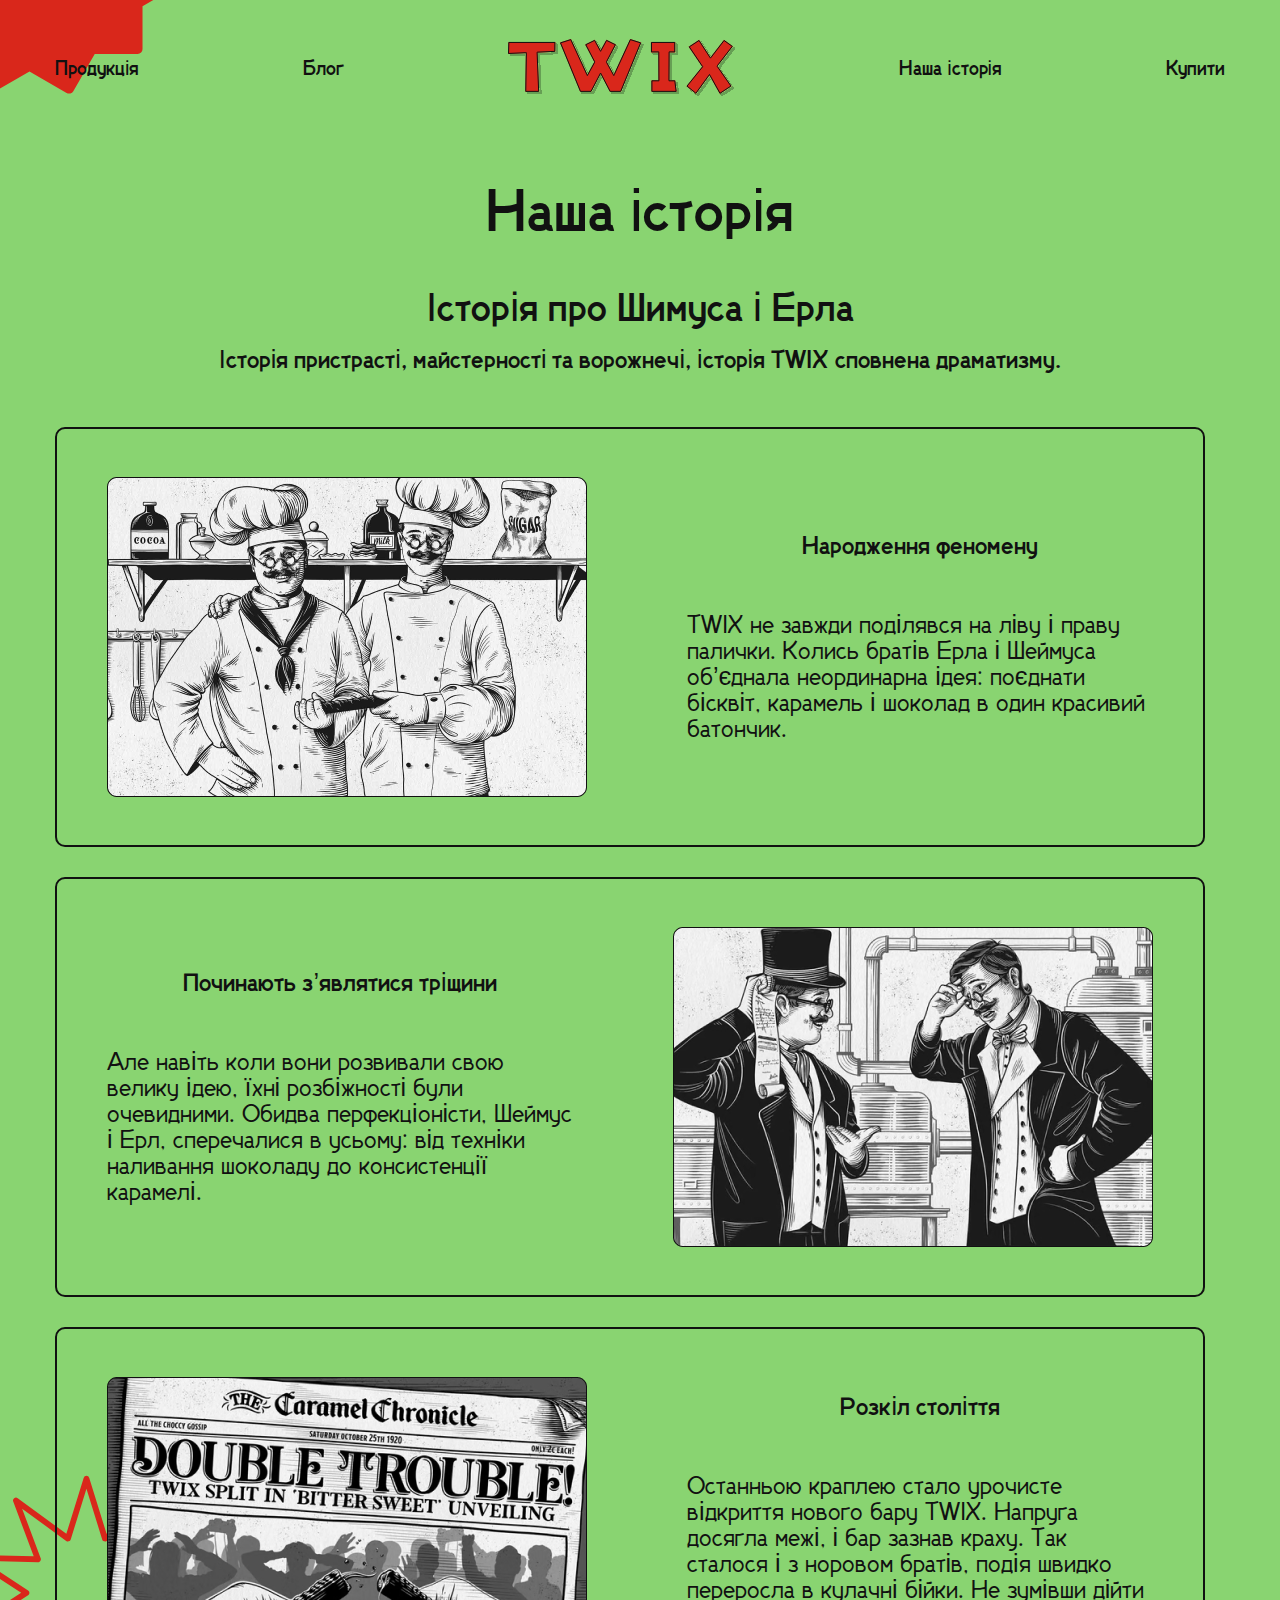
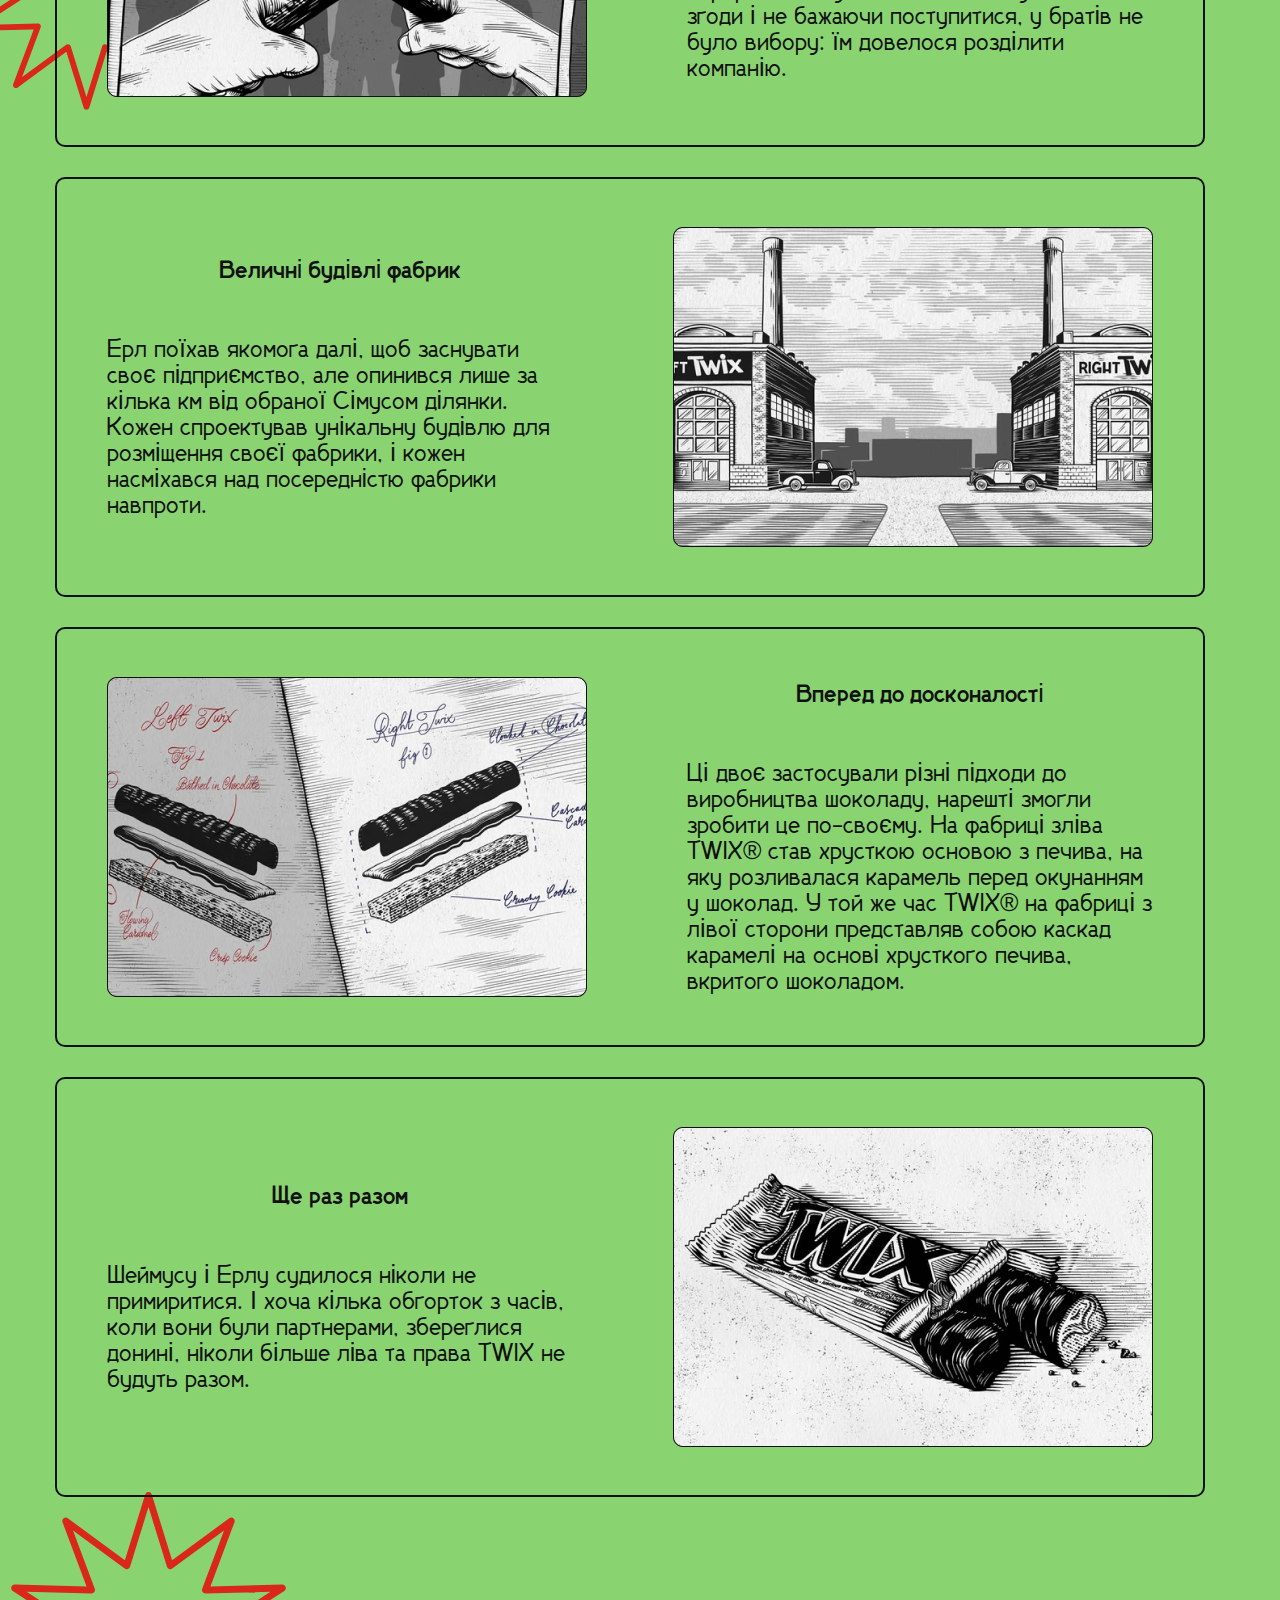
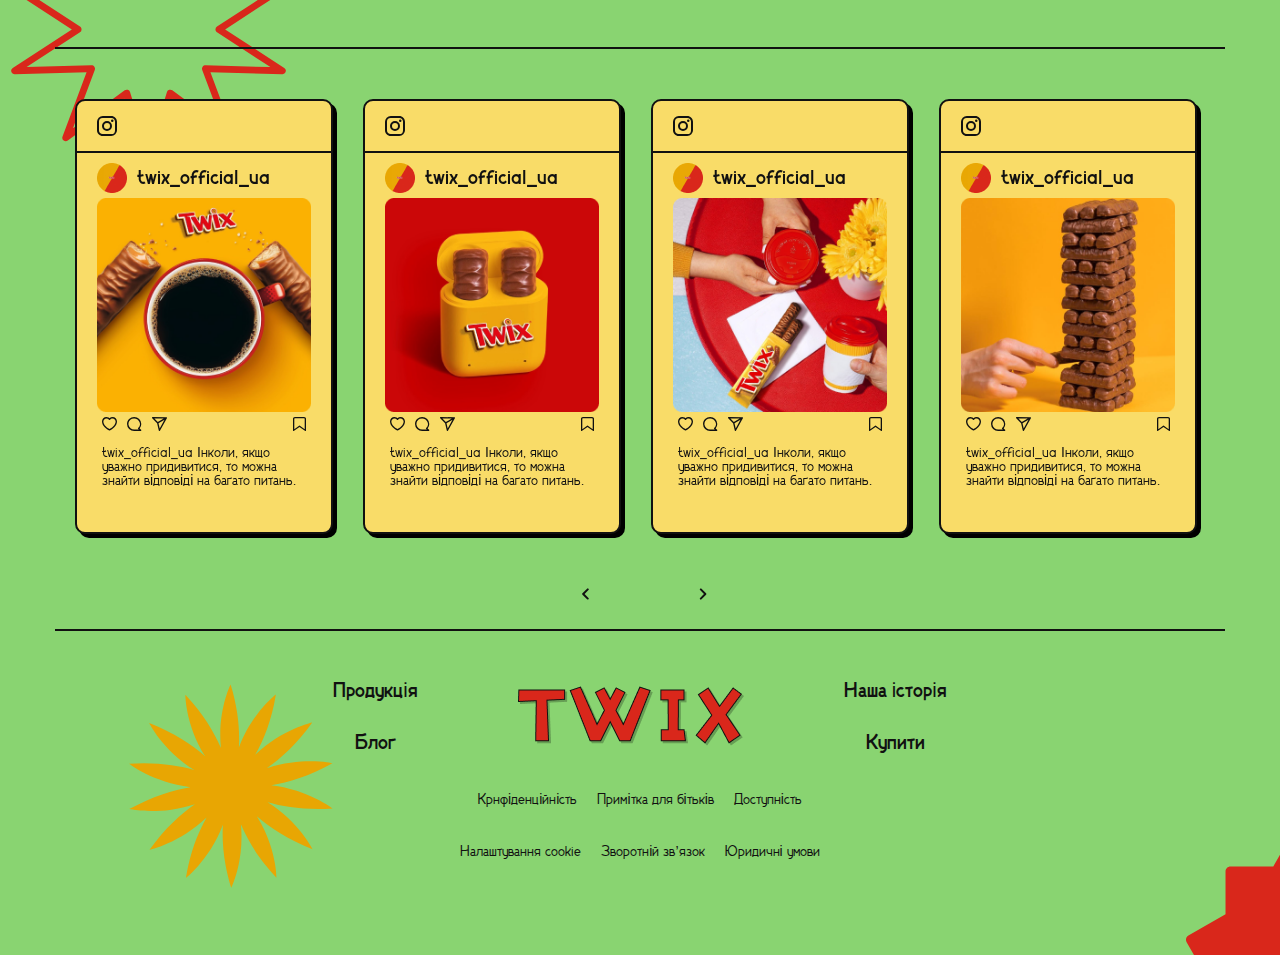
<file: history.html>
<!DOCTYPE html>
<html lang="uk">

<head>
  <meta charset="UTF-8">
  <meta http-equiv="X-UA-Compatible" content="IE=edge">
  <meta name="viewport" content="width=device-width, initial-scale=1.0">
  <title>Twix</title>
  <link rel="icon" href="images/twix-icon.svg" type="image/x-icon">
  <link rel="stylesheet" href="css/style.min.css">
</head>

<body class="history-bg">
  <header class="header">
    <div class="container">
      <div class="header__inner">
        <div class="header__adaptive">
          <button class="header__nav-btn">
            <img src="images/burger_botton.svg" alt="">
          </button>
          <a href="index.html"> <img class="header__logo-img-adaptive" src="images/logo.svg" alt="Logo"></a>
        </div>
        <ul class="header__nav">
          <li class="header__item"><a class="header__link" href="product.html">Продукція</a>
          </li>
          <li class="header__item"><a class="header__link" href="recipes.html">Блог</a></li>
          <li class="header__item"><a class="header__link" href="index.html"><img class="header__logo-img"
                src="images/logo.svg" alt="Logo"></a>
          </li>
          <li class="header__item"><a class="header__link">Наша
              історія</a></li>
          <li class="header__item"><a class="header__link" href="product.html">Купити</a></li>
        </ul>
      </div>
    </div>
  </header>

  <main class="main">
    <section class="history">
      <div class="container">
        <div class="history__inner">
          <div class="history__top">
            <h2 class="history__title">Наша історія</h2>
            <h4 class="history__subtitle">Історія про Шимуса і Ерла</h4>
            <p class="history__title-tex">Історія пристрасті,
              майстерності та ворожнечі, історія TWIX сповнена
              драматизму.</p>
          </div>
          <div class="history__bottom">
            <div class="history__item">
              <img class="history__img" src="images/history_one.png" alt="historical images">
              <div class="history__item-box">
                <p class="history__item-title">Народження феномену</p>
                <p class="history__item-text">
                  TWIX не завжди поділявся на ліву і праву палички. Колись братів Ерла і Шеймуса об’єднала неординарна
                  ідея: поєднати бісквіт, карамель і шоколад в один красивий батончик.
                </p>
              </div>
            </div>
            <div class="history__item">
              <div class="history__item-box">
                <p class="history__item-title">Починають з’являтися тріщини</p>
                <p class="history__item-text">
                  Але навіть коли вони розвивали свою велику ідею, їхні розбіжності були очевидними. Обидва
                  перфекціоністи, Шеймус і Ерл, сперечалися в усьому: від техніки наливання шоколаду до консистенції
                  карамелі.
                </p>
              </div>
              <img class="history__img" src="images/history_two.png" alt="historical images">
            </div>
            <div class="history__item">
              <img class="history__img" src="images/history_tree.png" alt="historical images">
              <div class="history__item-box">
                <p class="history__item-title">Розкіл століття</p>
                <p class="history__item-text">
                  Останньою краплею стало урочисте відкриття нового бару TWIX. Напруга досягла межі, і бар зазнав краху.
                  Так сталося і з норовом братів, подія швидко переросла в кулачні бійки. Не зумівши дійти згоди і не
                  бажаючи поступитися, у братів не було вибору: їм довелося розділити компанію.
                </p>
              </div>
            </div>
            <div class="history__item">
              <div class="history__item-box">
                <p class="history__item-title">Величні будівлі фабрик</p>
                <p class="history__item-text">
                  Ерл поїхав якомога далі, щоб заснувати своє підприємство, але опинився лише за кілька км від обраної
                  Сімусом ділянки. Кожен спроектував унікальну будівлю для розміщення своєї фабрики, і кожен насміхався
                  над посередністю фабрики навпроти.
                </p>
              </div>
              <img class="history__img" src="images/history_four.png" alt="historical images">
            </div>
            <div class="history__item">
              <img class="history__img" src="images/history_five.png" alt="historical images">
              <div class="history__item-box">
                <p class="history__item-title">Вперед до досконалості</p>
                <p class="history__item-text">
                  Ці двоє застосували різні підходи до виробництва шоколаду, нарешті змогли зробити це по-своєму. На
                  фабриці зліва TWIX® став хрусткою основою з печива, на яку розливалася карамель перед окунанням у
                  шоколад. У той же час TWIX® на фабриці з лівої сторони представляв собою каскад карамелі на основі
                  хрусткого печива, вкритого шоколадом.
                </p>
              </div>
            </div>
            <div class="history__item">
              <div class="history__item-box">
                <p class="history__item-title">Ще раз разом</p>
                <p class="history__item-text">
                  Шеймусу і Ерлу судилося ніколи не примиритися. І хоча кілька обгорток з часів, коли вони були
                  партнерами, збереглися донині, ніколи більше ліва та права TWIX не будуть разом.
                </p>
              </div>
              <img class="history__img" src="images/history_six.png" alt="historical images">
            </div>
          </div>
    </section>
  </main>

  <footer class="footer">
    <div class="container">
      <div class="footer__slider">
        <a class="footer__item" href="#">
          <div class="footer__instagram-box">
            <img class="footer__instagram" src="images/instagram.svg" alt="instagram">
          </div>
          <div class="footer__box">
            <div class="footer__title-box">
              <img class="footer__logo" src="images/footer__user-img.png" alt="logo instagram">
              <p class="footer__title">twix_official_ua</p>
            </div>
            <img class="footer__img" src="images/footer_one.png" alt="instagram pic">
            <div class="footer__icons">
              <div class="footer__icon">
                <img class="footer__icon-img" src="images/like.svg" alt="just icon">
                <img class="footer__icon-img" src="images/comment.svg" alt="just icon">
                <img class="footer__icon-img" src="images/send.svg" alt="just icon">
              </div>
              <img class="footer__icon-img" src="images/favorite.svg" alt="just icon">
            </div>
            <p class="footer__text">
              <b>twix_official_ua</b> Інколи, якщо уважно придивитися, то можна знайти відповіді на багато питань.
            </p>
          </div>
        </a>
        <a class="footer__item" href="#">
          <div class="footer__instagram-box">
            <img class="footer__instagram" src="images/instagram.svg" alt="instagram">
          </div>
          <div class="footer__box">
            <div class="footer__title-box">
              <img class="footer__logo" src="images/footer__user-img.png" alt="logo instagram">
              <p class="footer__title">twix_official_ua</p>
            </div>
            <img class="footer__img" src="images/footer_two.png" alt="instagram pic">
            <div class="footer__icons">
              <div class="footer__icon">
                <img class="footer__icon-img" src="images/like.svg" alt="just icon">
                <img class="footer__icon-img" src="images/comment.svg" alt="just icon">
                <img class="footer__icon-img" src="images/send.svg" alt="just icon">
              </div>
              <img class="footer__icon-img" src="images/favorite.svg" alt="just icon">
            </div>
            <p class="footer__text">
              <b>twix_official_ua</b> Інколи, якщо уважно придивитися, то можна знайти відповіді на багато питань.
            </p>
          </div>
        </a>
        <a class="footer__item" href="#">
          <div class="footer__instagram-box">
            <img class="footer__instagram" src="images/instagram.svg" alt="instagram">
          </div>
          <div class="footer__box">
            <div class="footer__title-box">
              <img class="footer__logo" src="images/footer__user-img.png" alt="logo instagram">
              <p class="footer__title">twix_official_ua</p>
            </div>
            <img class="footer__img" src="images/footer_tree.png" alt="instagram pic">
            <div class="footer__icons">
              <div class="footer__icon">
                <img class="footer__icon-img" src="images/like.svg" alt="just icon">
                <img class="footer__icon-img" src="images/comment.svg" alt="just icon">
                <img class="footer__icon-img" src="images/send.svg" alt="just icon">
              </div>
              <img class="footer__icon-img" src="images/favorite.svg" alt="just icon">
            </div>
            <p class="footer__text">
              <b>twix_official_ua</b> Інколи, якщо уважно придивитися, то можна знайти відповіді на багато питань.
            </p>
          </div>
        </a>
        <a class="footer__item" href="#">
          <div class="footer__instagram-box">
            <img class="footer__instagram" src="images/instagram.svg" alt="instagram">
          </div>
          <div class="footer__box">
            <div class="footer__title-box">
              <img class="footer__logo" src="images/footer__user-img.png" alt="logo instagram">
              <p class="footer__title">twix_official_ua</p>
            </div>
            <img class="footer__img" src="images/footer_four.png" alt="instagram pic">
            <div class="footer__icons">
              <div class="footer__icon">
                <img class="footer__icon-img" src="images/like.svg" alt="just icon">
                <img class="footer__icon-img" src="images/comment.svg" alt="just icon">
                <img class="footer__icon-img" src="images/send.svg" alt="just icon">
              </div>
              <img class="footer__icon-img" src="images/favorite.svg" alt="just icon">
            </div>
            <p class="footer__text">
              <b>twix_official_ua</b> Інколи, якщо уважно придивитися, то можна знайти відповіді на багато питань.
            </p>
          </div>
        </a>
        <a class="footer__item" href="#">
          <div class="footer__instagram-box">
            <img class="footer__instagram" src="images/instagram.svg" alt="instagram">
          </div>
          <div class="footer__box">
            <div class="footer__title-box">
              <img class="footer__logo" src="images/footer__user-img.png" alt="logo instagram">
              <p class="footer__title">twix_official_ua</p>
            </div>
            <img class="footer__img" src="images/footer_one.png" alt="instagram pic">
            <div class="footer__icons">
              <div class="footer__icon">
                <img class="footer__icon-img" src="images/like.svg" alt="just icon">
                <img class="footer__icon-img" src="images/comment.svg" alt="just icon">
                <img class="footer__icon-img" src="images/send.svg" alt="just icon">
              </div>
              <img class="footer__icon-img" src="images/favorite.svg" alt="just icon">
            </div>
            <p class="footer__text">
              <b>twix_official_ua</b> Інколи, якщо уважно придивитися, то можна знайти відповіді на багато питань.
            </p>
          </div>
        </a>
        <a class="footer__item" href="#">
          <div class="footer__instagram-box">
            <img class="footer__instagram" src="images/instagram.svg" alt="instagram">
          </div>
          <div class="footer__box">
            <div class="footer__title-box">
              <img class="footer__logo" src="images/footer__user-img.png" alt="logo instagram">
              <p class="footer__title">twix_official_ua</p>
            </div>
            <img class="footer__img" src="images/footer_two.png" alt="instagram pic">
            <div class="footer__icons">
              <div class="footer__icon">
                <img class="footer__icon-img" src="images/like.svg" alt="just icon">
                <img class="footer__icon-img" src="images/comment.svg" alt="just icon">
                <img class="footer__icon-img" src="images/send.svg" alt="just icon">
              </div>
              <img class="footer__icon-img" src="images/favorite.svg" alt="just icon">
            </div>
            <p class="footer__text">
              <b>twix_official_ua</b> Інколи, якщо уважно придивитися, то можна знайти відповіді на багато питань.
            </p>
          </div>
        </a>
        <a class="footer__item" href="#">
          <div class="footer__instagram-box">
            <img class="footer__instagram" src="images/instagram.svg" alt="instagram">
          </div>
          <div class="footer__box">
            <div class="footer__title-box">
              <img class="footer__logo" src="images/footer__user-img.png" alt="logo instagram">
              <p class="footer__title">twix_official_ua</p>
            </div>
            <img class="footer__img" src="images/footer_tree.png" alt="instagram pic">
            <div class="footer__icons">
              <div class="footer__icon">
                <img class="footer__icon-img" src="images/like.svg" alt="just icon">
                <img class="footer__icon-img" src="images/comment.svg" alt="just icon">
                <img class="footer__icon-img" src="images/send.svg" alt="just icon">
              </div>
              <img class="footer__icon-img" src="images/favorite.svg" alt="just icon">
            </div>
            <p class="footer__text">
              <b>twix_official_ua</b> Інколи, якщо уважно придивитися, то можна знайти відповіді на багато питань.
            </p>
          </div>
        </a>
        <a class="footer__item" href="#">
          <div class="footer__instagram-box">
            <img class="footer__instagram" src="images/instagram.svg" alt="instagram">
          </div>
          <div class="footer__box">
            <div class="footer__title-box">
              <img class="footer__logo" src="images/footer__user-img.png" alt="logo instagram">
              <p class="footer__title">twix_official_ua</p>
            </div>
            <img class="footer__img" src="images/footer_four.png" alt="instagram pic">
            <div class="footer__icons">
              <div class="footer__icon">
                <img class="footer__icon-img" src="images/like.svg" alt="just icon">
                <img class="footer__icon-img" src="images/comment.svg" alt="just icon">
                <img class="footer__icon-img" src="images/send.svg" alt="just icon">
              </div>
              <img class="footer__icon-img" src="images/favorite.svg" alt="just icon">
            </div>
            <p class="footer__text">
              <b>twix_official_ua</b> Інколи, якщо уважно придивитися, то можна знайти відповіді на багато питань.
            </p>
          </div>
        </a>
      </div>
      <div class="footer__nav">
        <div class="footer__nav-items">
          <div class="footer__nav-item">
            <p class="footer__nav-text"><a class="footer__nav-link" href="product.html">Продукція</a></p>
            <p class="footer__nav-text"><a class="footer__nav-link" href="recipes.html">Блог</a></p>
          </div>
          <a class="footer__logo-link" href="index.html">
            <img class="footer__nav-logo" src="images/footer_logo.png" alt="footer logo">
          </a>
          <div class="footer__nav-item">
            <p class="footer__nav-text"><a class="footer__nav-link">Наша історія</a></p>
            <p class="footer__nav-text"><a class="footer__nav-link" href="product.html">Купити</a></p>
          </div>
        </div>
        <div class="footer__nav-bottom-box">
          <div class="footer__nav-bottom">
            <p class="footer__bottom-text"><a class="footer__bottom-link" href="#">Крнфіденційність</a></p>
            <p class="footer__bottom-text"><a class="footer__bottom-link" href="#">Примітка для бітьків</a></p>
            <p class="footer__bottom-text"><a class="footer__bottom-link" href="#">Доступність</a></p>
          </div>
          <div class="footer__nav-bottom">
            <p class="footer__bottom-text"><a class="footer__bottom-link" href="#">Налаштування cookie</a></p>
            <p class="footer__bottom-text"><a class="footer__bottom-link" href="#">Зворотній зв’язок</a></p>
            <p class="footer__bottom-text"><a class="footer__bottom-link" href="#">Юридичні умови</a></p>
          </div>
        </div>
      </div>
    </div>
  </footer>


  <script src="js/main.min.js"></script>
</body>

</html>
</file>
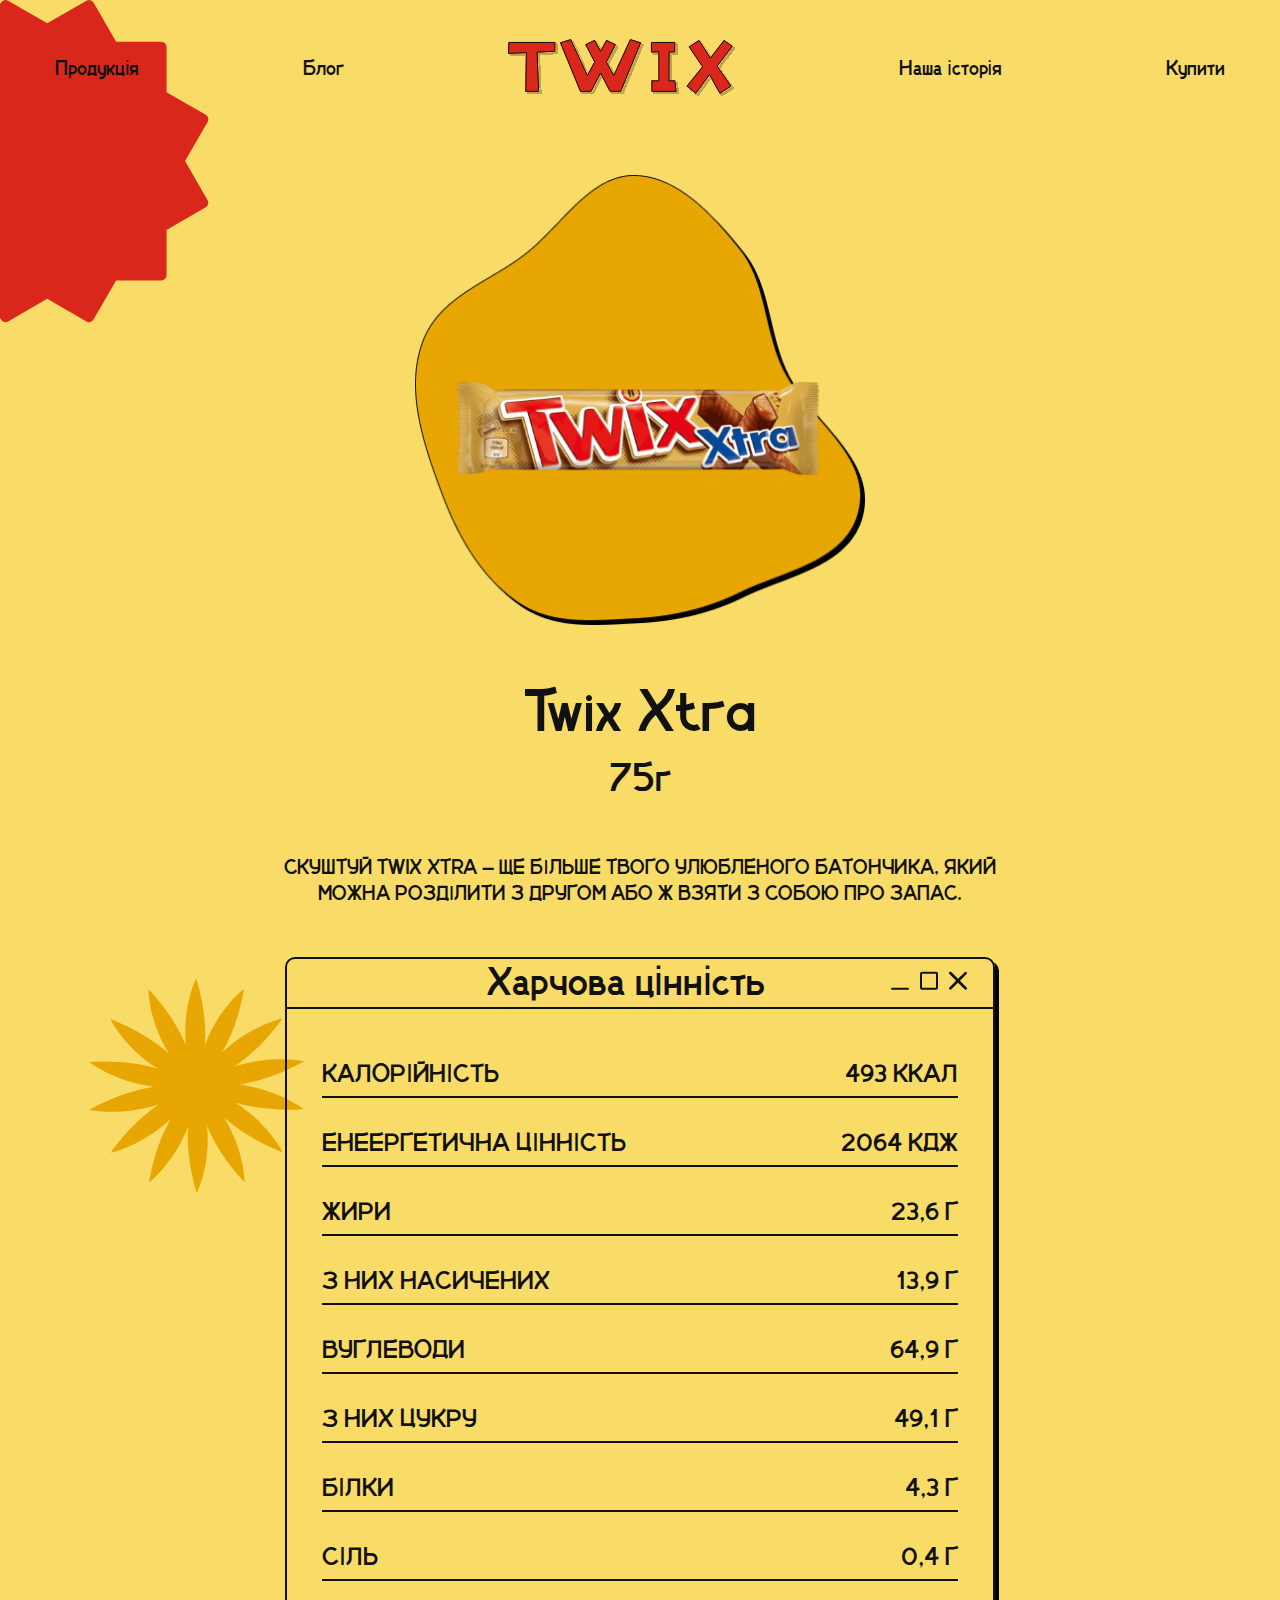
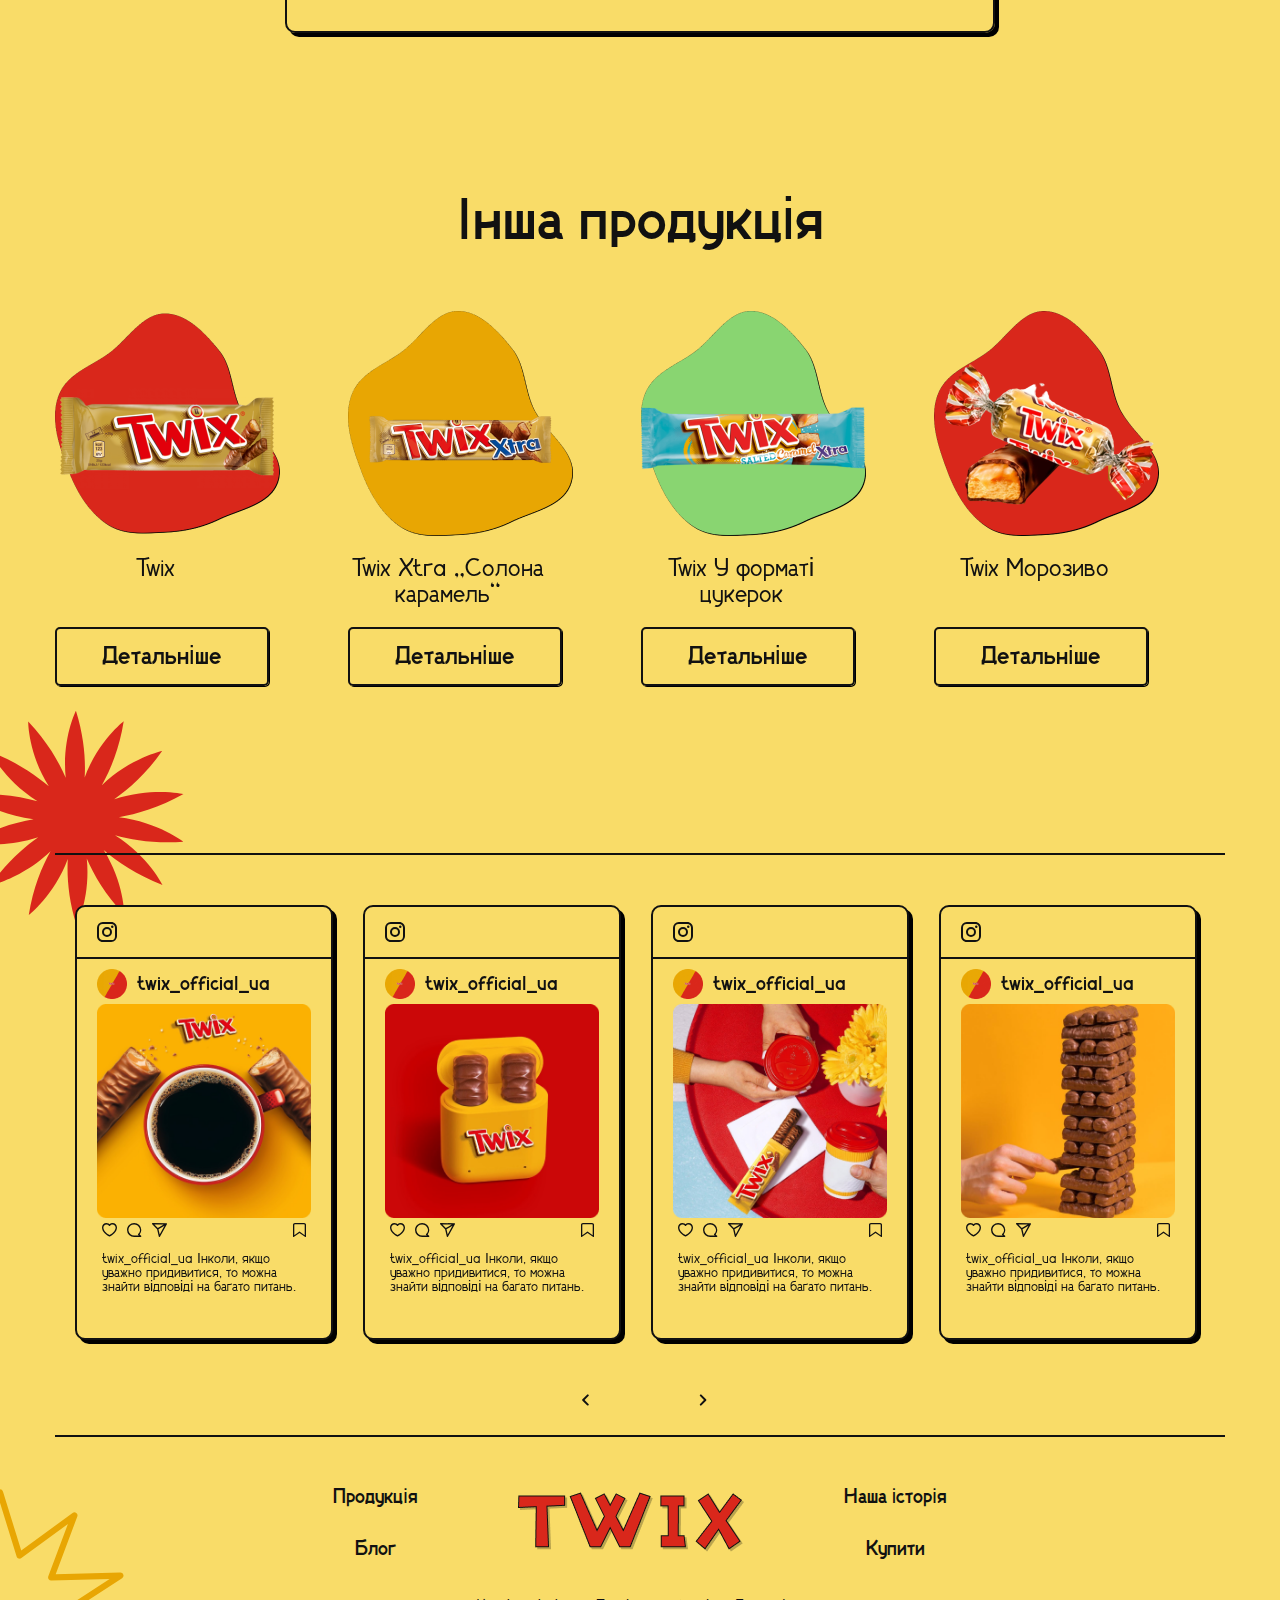
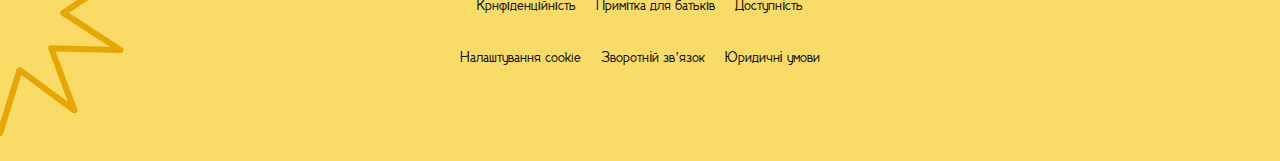
<file: item.html>
<!DOCTYPE html>
<html lang="uk">

<head>
  <meta charset="UTF-8">
  <meta http-equiv="X-UA-Compatible" content="IE=edge">
  <meta name="viewport" content="width=device-width, initial-scale=1.0">
  <title>Twix</title>
  <link rel="icon" href="images/twix-icon.svg" type="image/x-icon">
  <link rel="stylesheet" href="css/style.min.css">
</head>

<body class="item-bg">
  <header class="header">
    <div class="container">
      <div class="header__inner">
        <div class="header__adaptive">
          <button class="header__nav-btn">
            <img src="images/burger_botton.svg" alt="">
          </button>
          <a href="index.html"> <img class="header__logo-img-adaptive" src="images/logo.svg" alt="Logo"></a>
        </div>
        <ul class="header__nav">
          <li class="header__item"><a class="header__link" href="product.html">Продукція</a>
          </li>
          <li class="header__item"><a class="header__link" href="recipes.html">Блог</a></li>
          <li class="header__item"><a class="header__link" href="index.html"><img class="header__logo-img"
                src="images/logo.svg" alt="Logo"></a>
          </li>
          <li class="header__item"><a class="header__link" href="history.html">Наша
              історія</a></li>
          <li class="header__item"><a class="header__link" href="product.html">Купити</a></li>
        </ul>
      </div>
    </div>
  </header>

  <main class="main">
    <section class="item">
      <div class="container">
        <div class="item__inner">
          <div class="item__top">
            <div class="item__wrapper">
              <img class="item__img" src="images/item_img.png" alt="product item images">
              <h4 class="item__title">Twix Xtra</h4>
              <p class="item__weigth">75г</p>
              <p class="item__quote">
                СКУШТУЙ TWIX XTRA – ЩЕ БІЛЬШЕ ТВОГО УЛЮБЛЕНОГО БАТОНЧИКА, ЯКИЙ МОЖНА РОЗДІЛИТИ З ДРУГОМ АБО Ж ВЗЯТИ З
                СОБОЮ ПРО ЗАПАС.
              </p>
            </div>
            <div class="item__properties">
              <div class="item__properties-top">
                <span></span>
                <h5 class="item__properties-title">Харчова цінність</h5>
                <div class="item__properties-icon">
                  <img class="item__properties-img" src="images/hide.svg" alt="just icon">
                  <img class="item__properties-img" src="images/showe.svg" alt="just icon">
                  <img class="item__properties-img" src="images/close.svg" alt="just icon">
                </div>
              </div>
              <div class="item__properties-inner">
                <div class="item__properties-text">
                  <p class="item__properties-value">КАЛОРІЙНІСТЬ</p>
                  <p class="item__properties-value">493 ККАЛ</p>
                </div>
                <div class="item__properties-text">
                  <p class="item__properties-value">ЕНЕЕРГЕТИЧНА ЦІННІСТЬ</p>
                  <p class="item__properties-value">2064 КДЖ</p>
                </div>
                <div class="item__properties-text">
                  <p class="item__properties-value">ЖИРИ</p>
                  <p class="item__properties-value">23,6 Г</p>
                </div>
                <div class="item__properties-text">
                  <p class="item__properties-value">З НИХ НАСИЧЕНИХ​</p>
                  <p class="item__properties-value">13,9 Г</p>
                </div>
                <div class="item__properties-text">
                  <p class="item__properties-value">ВУГЛЕВОДИ​</p>
                  <p class="item__properties-value">64,9 Г</p>
                </div>
                <div class="item__properties-text">
                  <p class="item__properties-value">З НИХ ЦУКРУ​</p>
                  <p class="item__properties-value">49,1 Г</p>
                </div>
                <div class="item__properties-text">
                  <p class="item__properties-value">БІЛКИ​</p>
                  <p class="item__properties-value">4,3 Г</p>
                </div>
                <div class="item__properties-text">
                  <p class="item__properties-value">СІЛЬ</p>
                  <p class="item__properties-value">0,4 Г</p>
                </div>
              </div>
            </div>
          </div>
          <h3 class="item__bottom-title">Інша продукція</h3>
          <div class="item__bottom">
            <div class="item__box">
              <img class="item__box-img" src="images/production_one.png" alt="twix">
              <p class="item__text"><b>Twix</b></p>
              <a class="item__btn" href="#">Детальніше</a>
            </div>
            <div class="item__box">
              <img class="item__box-img" src="images/production_two.png" alt="twix">
              <p class="item__text"><b>Twix Xtra</b> “Солона карамель”</p>
              <a class="item__btn" href="#">Детальніше</a>
            </div>
            <div class="item__box">
              <img class="item__box-img" src="images/production_tree.png" alt="twix">
              <p class="item__text"><b>Twix</b> У форматі цукерок</p>
              <a class="item__btn" href="#">Детальніше</a>
            </div>
            <div class="item__box">
              <img class="item__box-img" src="images/production_four.png" alt="twix">
              <p class="item__text"><b>Twix</b> Морозиво</p>
              <a class="item__btn" href="#">Детальніше</a>
            </div>
            <div class="item__box">
              <img class="item__box-img" src="images/production_five.png" alt="twix">
              <p class="item__text"><b>Twix</b></p>
              <a class="item__btn" href="#">Детальніше</a>
            </div>
          </div>
        </div>
      </div>
    </section>
  </main>

  <footer class="footer">
    <div class="container">
      <div class="footer__slider">
        <a class="footer__item" href="#">
          <div class="footer__instagram-box">
            <img class="footer__instagram" src="images/instagram.svg" alt="instagram">
          </div>
          <div class="footer__box">
            <div class="footer__title-box">
              <img class="footer__logo" src="images/footer__user-img.png" alt="logo instagram">
              <p class="footer__title">twix_official_ua</p>
            </div>
            <img class="footer__img" src="images/footer_one.png" alt="instagram pic">
            <div class="footer__icons">
              <div class="footer__icon">
                <img class="footer__icon-img" src="images/like.svg" alt="just icon">
                <img class="footer__icon-img" src="images/comment.svg" alt="just icon">
                <img class="footer__icon-img" src="images/send.svg" alt="just icon">
              </div>
              <img class="footer__icon-img" src="images/favorite.svg" alt="just icon">
            </div>
            <p class="footer__text">
              <b>twix_official_ua</b> Інколи, якщо уважно придивитися, то можна знайти відповіді на багато питань.
            </p>
          </div>
        </a>
        <a class="footer__item" href="#">
          <div class="footer__instagram-box">
            <img class="footer__instagram" src="images/instagram.svg" alt="instagram">
          </div>
          <div class="footer__box">
            <div class="footer__title-box">
              <img class="footer__logo" src="images/footer__user-img.png" alt="logo instagram">
              <p class="footer__title">twix_official_ua</p>
            </div>
            <img class="footer__img" src="images/footer_two.png" alt="instagram pic">
            <div class="footer__icons">
              <div class="footer__icon">
                <img class="footer__icon-img" src="images/like.svg" alt="just icon">
                <img class="footer__icon-img" src="images/comment.svg" alt="just icon">
                <img class="footer__icon-img" src="images/send.svg" alt="just icon">
              </div>
              <img class="footer__icon-img" src="images/favorite.svg" alt="just icon">
            </div>
            <p class="footer__text">
              <b>twix_official_ua</b> Інколи, якщо уважно придивитися, то можна знайти відповіді на багато питань.
            </p>
          </div>
        </a>
        <a class="footer__item" href="#">
          <div class="footer__instagram-box">
            <img class="footer__instagram" src="images/instagram.svg" alt="instagram">
          </div>
          <div class="footer__box">
            <div class="footer__title-box">
              <img class="footer__logo" src="images/footer__user-img.png" alt="logo instagram">
              <p class="footer__title">twix_official_ua</p>
            </div>
            <img class="footer__img" src="images/footer_tree.png" alt="instagram pic">
            <div class="footer__icons">
              <div class="footer__icon">
                <img class="footer__icon-img" src="images/like.svg" alt="just icon">
                <img class="footer__icon-img" src="images/comment.svg" alt="just icon">
                <img class="footer__icon-img" src="images/send.svg" alt="just icon">
              </div>
              <img class="footer__icon-img" src="images/favorite.svg" alt="just icon">
            </div>
            <p class="footer__text">
              <b>twix_official_ua</b> Інколи, якщо уважно придивитися, то можна знайти відповіді на багато питань.
            </p>
          </div>
        </a>
        <a class="footer__item" href="#">
          <div class="footer__instagram-box">
            <img class="footer__instagram" src="images/instagram.svg" alt="instagram">
          </div>
          <div class="footer__box">
            <div class="footer__title-box">
              <img class="footer__logo" src="images/footer__user-img.png" alt="logo instagram">
              <p class="footer__title">twix_official_ua</p>
            </div>
            <img class="footer__img" src="images/footer_four.png" alt="instagram pic">
            <div class="footer__icons">
              <div class="footer__icon">
                <img class="footer__icon-img" src="images/like.svg" alt="just icon">
                <img class="footer__icon-img" src="images/comment.svg" alt="just icon">
                <img class="footer__icon-img" src="images/send.svg" alt="just icon">
              </div>
              <img class="footer__icon-img" src="images/favorite.svg" alt="just icon">
            </div>
            <p class="footer__text">
              <b>twix_official_ua</b> Інколи, якщо уважно придивитися, то можна знайти відповіді на багато питань.
            </p>
          </div>
        </a>
        <a class="footer__item" href="#">
          <div class="footer__instagram-box">
            <img class="footer__instagram" src="images/instagram.svg" alt="instagram">
          </div>
          <div class="footer__box">
            <div class="footer__title-box">
              <img class="footer__logo" src="images/footer__user-img.png" alt="logo instagram">
              <p class="footer__title">twix_official_ua</p>
            </div>
            <img class="footer__img" src="images/footer_one.png" alt="instagram pic">
            <div class="footer__icons">
              <div class="footer__icon">
                <img class="footer__icon-img" src="images/like.svg" alt="just icon">
                <img class="footer__icon-img" src="images/comment.svg" alt="just icon">
                <img class="footer__icon-img" src="images/send.svg" alt="just icon">
              </div>
              <img class="footer__icon-img" src="images/favorite.svg" alt="just icon">
            </div>
            <p class="footer__text">
              <b>twix_official_ua</b> Інколи, якщо уважно придивитися, то можна знайти відповіді на багато питань.
            </p>
          </div>
        </a>
        <a class="footer__item" href="#">
          <div class="footer__instagram-box">
            <img class="footer__instagram" src="images/instagram.svg" alt="instagram">
          </div>
          <div class="footer__box">
            <div class="footer__title-box">
              <img class="footer__logo" src="images/footer__user-img.png" alt="logo instagram">
              <p class="footer__title">twix_official_ua</p>
            </div>
            <img class="footer__img" src="images/footer_two.png" alt="instagram pic">
            <div class="footer__icons">
              <div class="footer__icon">
                <img class="footer__icon-img" src="images/like.svg" alt="just icon">
                <img class="footer__icon-img" src="images/comment.svg" alt="just icon">
                <img class="footer__icon-img" src="images/send.svg" alt="just icon">
              </div>
              <img class="footer__icon-img" src="images/favorite.svg" alt="just icon">
            </div>
            <p class="footer__text">
              <b>twix_official_ua</b> Інколи, якщо уважно придивитися, то можна знайти відповіді на багато питань.
            </p>
          </div>
        </a>
        <a class="footer__item" href="#">
          <div class="footer__instagram-box">
            <img class="footer__instagram" src="images/instagram.svg" alt="instagram">
          </div>
          <div class="footer__box">
            <div class="footer__title-box">
              <img class="footer__logo" src="images/footer__user-img.png" alt="logo instagram">
              <p class="footer__title">twix_official_ua</p>
            </div>
            <img class="footer__img" src="images/footer_tree.png" alt="instagram pic">
            <div class="footer__icons">
              <div class="footer__icon">
                <img class="footer__icon-img" src="images/like.svg" alt="just icon">
                <img class="footer__icon-img" src="images/comment.svg" alt="just icon">
                <img class="footer__icon-img" src="images/send.svg" alt="just icon">
              </div>
              <img class="footer__icon-img" src="images/favorite.svg" alt="just icon">
            </div>
            <p class="footer__text">
              <b>twix_official_ua</b> Інколи, якщо уважно придивитися, то можна знайти відповіді на багато питань.
            </p>
          </div>
        </a>
        <a class="footer__item" href="#">
          <div class="footer__instagram-box">
            <img class="footer__instagram" src="images/instagram.svg" alt="instagram">
          </div>
          <div class="footer__box">
            <div class="footer__title-box">
              <img class="footer__logo" src="images/footer__user-img.png" alt="logo instagram">
              <p class="footer__title">twix_official_ua</p>
            </div>
            <img class="footer__img" src="images/footer_four.png" alt="instagram pic">
            <div class="footer__icons">
              <div class="footer__icon">
                <img class="footer__icon-img" src="images/like.svg" alt="just icon">
                <img class="footer__icon-img" src="images/comment.svg" alt="just icon">
                <img class="footer__icon-img" src="images/send.svg" alt="just icon">
              </div>
              <img class="footer__icon-img" src="images/favorite.svg" alt="just icon">
            </div>
            <p class="footer__text">
              <b>twix_official_ua</b> Інколи, якщо уважно придивитися, то можна знайти відповіді на багато питань.
            </p>
          </div>
        </a>
      </div>
      <div class="footer__nav">
        <div class="footer__nav-items">
          <div class="footer__nav-item">
            <p class="footer__nav-text"><a class="footer__nav-link" href="product.html">Продукція</a></p>
            <p class="footer__nav-text"><a class="footer__nav-link" href="recipes.html">Блог</a></p>
          </div>
          <a class="footer__logo-link">
            <img class="footer__nav-logo" src="images/footer_logo.png" alt="footer logo">
          </a>
          <div class="footer__nav-item">
            <p class="footer__nav-text"><a class="footer__nav-link" href="history.html">Наша історія</a></p>
            <p class="footer__nav-text"><a class="footer__nav-link" href="product.html">Купити</a></p>
          </div>
        </div>
        <div class="footer__nav-bottom-box">
          <div class="footer__nav-bottom">
            <p class="footer__bottom-text"><a class="footer__bottom-link" href="#">Крнфіденційність</a></p>
            <p class="footer__bottom-text"><a class="footer__bottom-link" href="#">Примітка для батьків</a></p>
            <p class="footer__bottom-text"><a class="footer__bottom-link" href="#">Доступність</a></p>
          </div>
          <div class="footer__nav-bottom">
            <p class="footer__bottom-text"><a class="footer__bottom-link" href="#">Налаштування cookie</a></p>
            <p class="footer__bottom-text"><a class="footer__bottom-link" href="#">Зворотній зв’язок</a></p>
            <p class="footer__bottom-text"><a class="footer__bottom-link" href="#">Юридичні умови</a></p>
          </div>
        </div>
      </div>
    </div>
  </footer>


  <script src="js/main.min.js"></script>
</body>

</html>
</file>
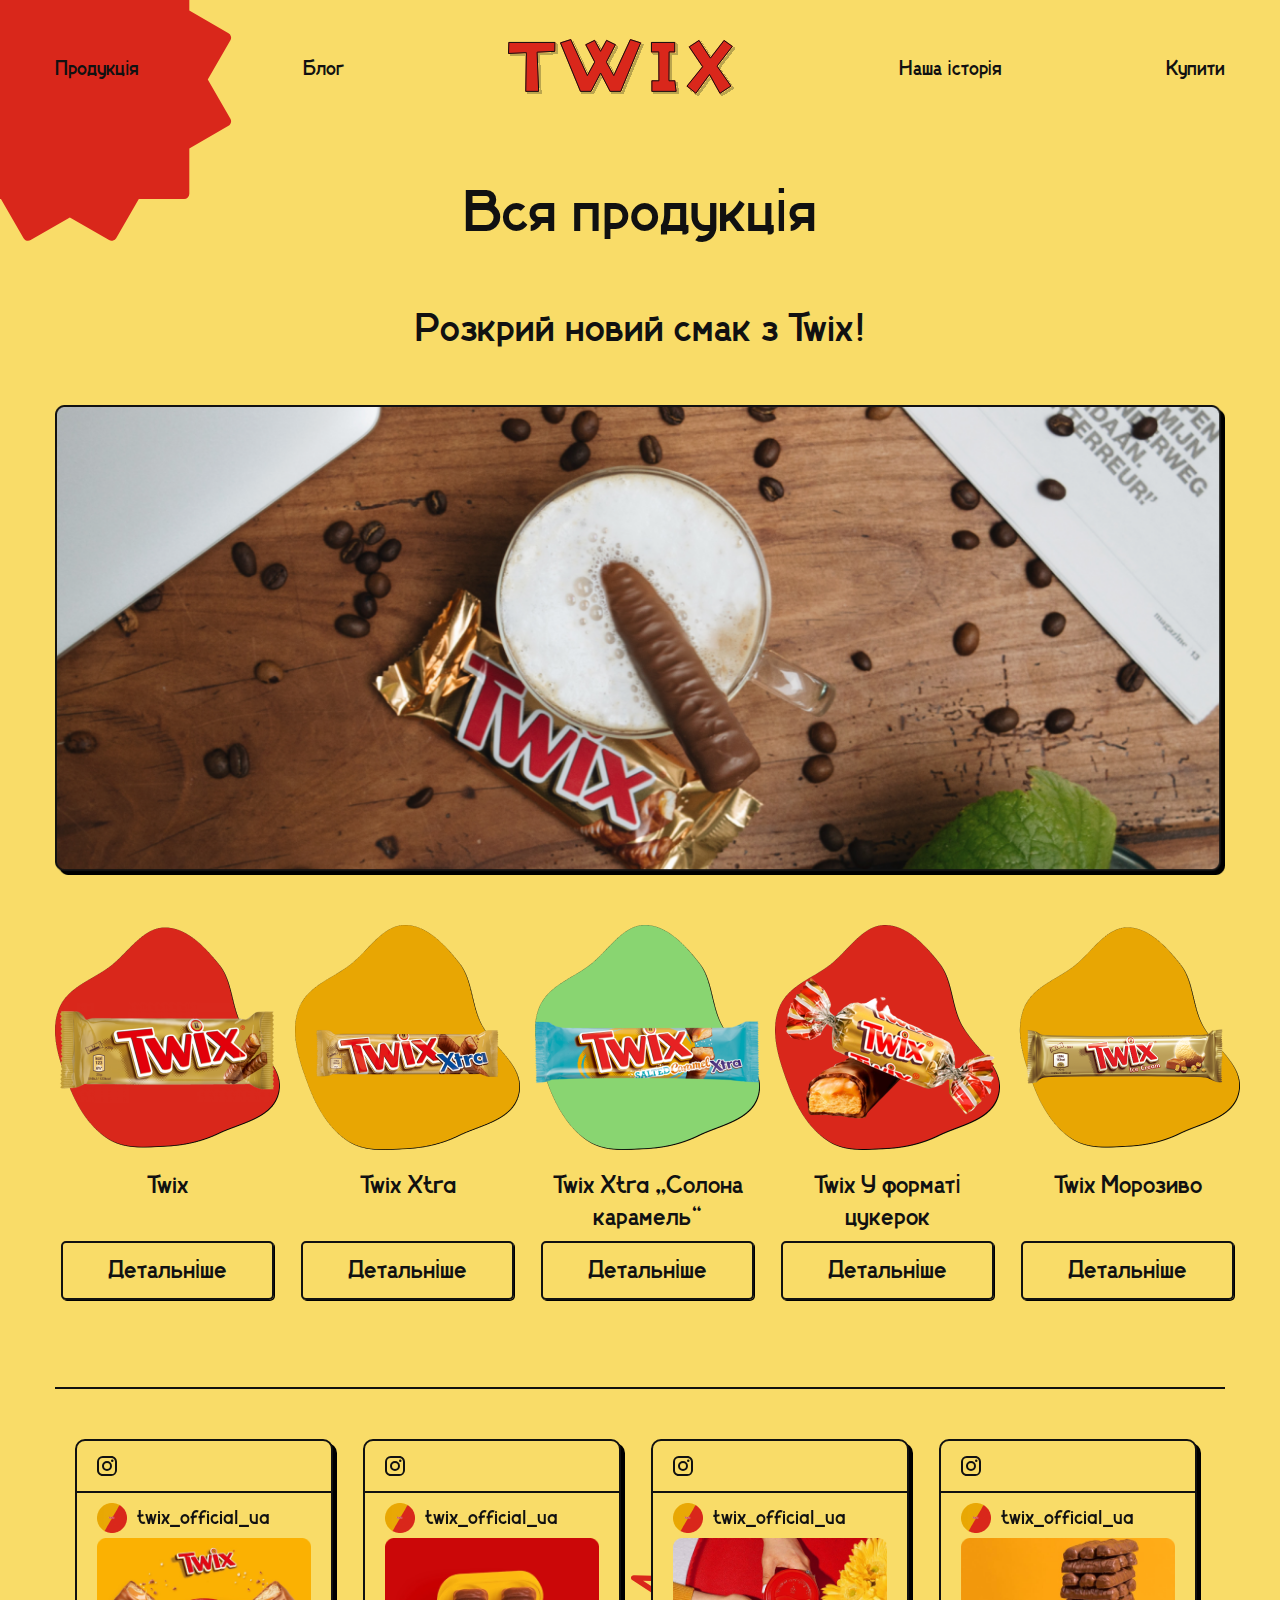
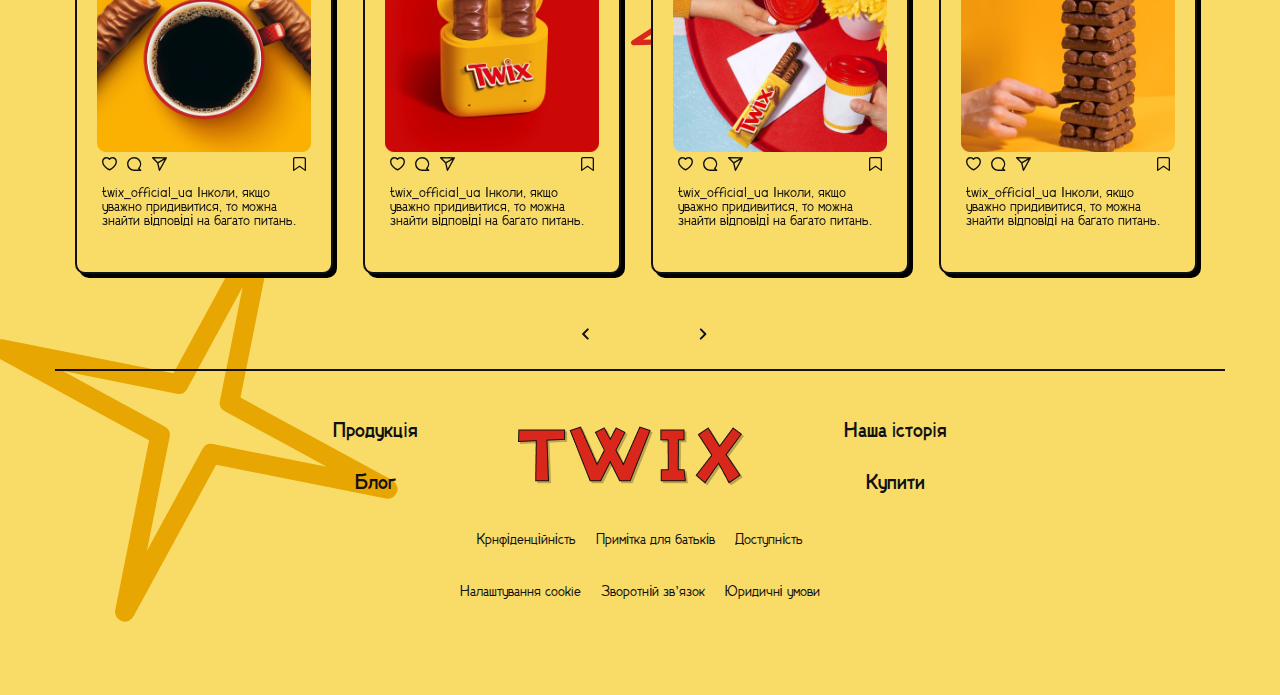
<file: product.html>
<!DOCTYPE html>
<html lang="uk">

<head>
  <meta charset="UTF-8">
  <meta http-equiv="X-UA-Compatible" content="IE=edge">
  <meta name="viewport" content="width=device-width, initial-scale=1.0">
  <title>Twix</title>
  <link rel="icon" href="images/twix-icon.svg" type="image/x-icon">
  <link rel="stylesheet" href="css/style.min.css">
</head>

<body class="product-bg">
  <header class="header">
    <div class="container">
      <div class="header__inner">
        <div class="header__adaptive">
          <button class="header__nav-btn">
            <img src="images/burger_botton.svg" alt="">
          </button>
          <a href="index.html"> <img class="header__logo-img-adaptive" src="images/logo.svg" alt="Logo"></a>
        </div>
        <ul class="header__nav">
          <li class="header__item"><a class="header__link">Продукція</a>
          </li>
          <li class="header__item"><a class="header__link" href="recipes.html">Блог</a></li>
          <li class="header__item"><a class="header__link" href="index.html"><img class="header__logo-img"
                src="images/logo.svg" alt="Logo"></a>
          </li>
          <li class="header__item"><a class="header__link" href="history.html">Наша
              історія</a></li>
          <li class="header__item"><a class="header__link">Купити</a>
          </li>
        </ul>
      </div>
    </div>
  </header>

  <main class="main">
    <section class="production">
      <div class="container">
        <div class="production__inner">
          <div class="production__top">
            <h2 class="production__title">Вся продукція</h2>
            <h4 class="production__subtitle">Розкрий новий смак з Twix!</h4>
            <img class="production__img" src="images/production_img.png" alt="production images">
          </div>
          <div class="production__bottom">
            <div class="production__item">
              <img class="production__item-img" src="images/production_one.png" alt="twix">
              <p class="production__text">Twix</p>
              <a class="production__btn" href="item.html">Детальніше</a>
            </div>
            <div class="production__item">
              <img class="production__item-img" src="images/production_two.png" alt="twix">
              <p class="production__text">Twix Xtra</p>
              <a class="production__btn" href="item.html">Детальніше</a>
            </div>
            <div class="production__item">
              <img class="production__item-img" src="images/production_tree.png" alt="twix">
              <p class="production__text">Twix Xtra “Солона карамель”</p>
              <a class="production__btn" href="item.html">Детальніше</a>
            </div>
            <div class="production__item">
              <img class="production__item-img" src="images/production_four.png" alt="twix">
              <p class="production__text">Twix У форматі цукерок</p>
              <a class="production__btn" href="item.html">Детальніше</a>
            </div>
            <div class="production__item">
              <img class="production__item-img" src="images/production_five.png" alt="twix">
              <p class="production__text">Twix Морозиво</p>
              <a class="production__btn" href="item.html">Детальніше</a>
            </div>
          </div>
        </div>
      </div>
    </section>
  </main>

  <footer class="footer">
    <div class="container">
      <div class="footer__slider">
        <a class="footer__item" href="#">
          <div class="footer__instagram-box">
            <img class="footer__instagram" src="images/instagram.svg" alt="instagram">
          </div>
          <div class="footer__box">
            <div class="footer__title-box">
              <img class="footer__logo" src="images/footer__user-img.png" alt="logo instagram">
              <p class="footer__title">twix_official_ua</p>
            </div>
            <img class="footer__img" src="images/footer_one.png" alt="instagram pic">
            <div class="footer__icons">
              <div class="footer__icon">
                <img class="footer__icon-img" src="images/like.svg" alt="just icon">
                <img class="footer__icon-img" src="images/comment.svg" alt="just icon">
                <img class="footer__icon-img" src="images/send.svg" alt="just icon">
              </div>
              <img class="footer__icon-img" src="images/favorite.svg" alt="just icon">
            </div>
            <p class="footer__text">
              <b>twix_official_ua</b> Інколи, якщо уважно придивитися, то можна знайти відповіді на багато питань.
            </p>
          </div>
        </a>
        <a class="footer__item" href="#">
          <div class="footer__instagram-box">
            <img class="footer__instagram" src="images/instagram.svg" alt="instagram">
          </div>
          <div class="footer__box">
            <div class="footer__title-box">
              <img class="footer__logo" src="images/footer__user-img.png" alt="logo instagram">
              <p class="footer__title">twix_official_ua</p>
            </div>
            <img class="footer__img" src="images/footer_two.png" alt="instagram pic">
            <div class="footer__icons">
              <div class="footer__icon">
                <img class="footer__icon-img" src="images/like.svg" alt="just icon">
                <img class="footer__icon-img" src="images/comment.svg" alt="just icon">
                <img class="footer__icon-img" src="images/send.svg" alt="just icon">
              </div>
              <img class="footer__icon-img" src="images/favorite.svg" alt="just icon">
            </div>
            <p class="footer__text">
              <b>twix_official_ua</b> Інколи, якщо уважно придивитися, то можна знайти відповіді на багато питань.
            </p>
          </div>
        </a>
        <a class="footer__item" href="#">
          <div class="footer__instagram-box">
            <img class="footer__instagram" src="images/instagram.svg" alt="instagram">
          </div>
          <div class="footer__box">
            <div class="footer__title-box">
              <img class="footer__logo" src="images/footer__user-img.png" alt="logo instagram">
              <p class="footer__title">twix_official_ua</p>
            </div>
            <img class="footer__img" src="images/footer_tree.png" alt="instagram pic">
            <div class="footer__icons">
              <div class="footer__icon">
                <img class="footer__icon-img" src="images/like.svg" alt="just icon">
                <img class="footer__icon-img" src="images/comment.svg" alt="just icon">
                <img class="footer__icon-img" src="images/send.svg" alt="just icon">
              </div>
              <img class="footer__icon-img" src="images/favorite.svg" alt="just icon">
            </div>
            <p class="footer__text">
              <b>twix_official_ua</b> Інколи, якщо уважно придивитися, то можна знайти відповіді на багато питань.
            </p>
          </div>
        </a>
        <a class="footer__item" href="#">
          <div class="footer__instagram-box">
            <img class="footer__instagram" src="images/instagram.svg" alt="instagram">
          </div>
          <div class="footer__box">
            <div class="footer__title-box">
              <img class="footer__logo" src="images/footer__user-img.png" alt="logo instagram">
              <p class="footer__title">twix_official_ua</p>
            </div>
            <img class="footer__img" src="images/footer_four.png" alt="instagram pic">
            <div class="footer__icons">
              <div class="footer__icon">
                <img class="footer__icon-img" src="images/like.svg" alt="just icon">
                <img class="footer__icon-img" src="images/comment.svg" alt="just icon">
                <img class="footer__icon-img" src="images/send.svg" alt="just icon">
              </div>
              <img class="footer__icon-img" src="images/favorite.svg" alt="just icon">
            </div>
            <p class="footer__text">
              <b>twix_official_ua</b> Інколи, якщо уважно придивитися, то можна знайти відповіді на багато питань.
            </p>
          </div>
        </a>
        <a class="footer__item" href="#">
          <div class="footer__instagram-box">
            <img class="footer__instagram" src="images/instagram.svg" alt="instagram">
          </div>
          <div class="footer__box">
            <div class="footer__title-box">
              <img class="footer__logo" src="images/footer__user-img.png" alt="logo instagram">
              <p class="footer__title">twix_official_ua</p>
            </div>
            <img class="footer__img" src="images/footer_one.png" alt="instagram pic">
            <div class="footer__icons">
              <div class="footer__icon">
                <img class="footer__icon-img" src="images/like.svg" alt="just icon">
                <img class="footer__icon-img" src="images/comment.svg" alt="just icon">
                <img class="footer__icon-img" src="images/send.svg" alt="just icon">
              </div>
              <img class="footer__icon-img" src="images/favorite.svg" alt="just icon">
            </div>
            <p class="footer__text">
              <b>twix_official_ua</b> Інколи, якщо уважно придивитися, то можна знайти відповіді на багато питань.
            </p>
          </div>
        </a>
        <a class="footer__item" href="#">
          <div class="footer__instagram-box">
            <img class="footer__instagram" src="images/instagram.svg" alt="instagram">
          </div>
          <div class="footer__box">
            <div class="footer__title-box">
              <img class="footer__logo" src="images/footer__user-img.png" alt="logo instagram">
              <p class="footer__title">twix_official_ua</p>
            </div>
            <img class="footer__img" src="images/footer_two.png" alt="instagram pic">
            <div class="footer__icons">
              <div class="footer__icon">
                <img class="footer__icon-img" src="images/like.svg" alt="just icon">
                <img class="footer__icon-img" src="images/comment.svg" alt="just icon">
                <img class="footer__icon-img" src="images/send.svg" alt="just icon">
              </div>
              <img class="footer__icon-img" src="images/favorite.svg" alt="just icon">
            </div>
            <p class="footer__text">
              <b>twix_official_ua</b> Інколи, якщо уважно придивитися, то можна знайти відповіді на багато питань.
            </p>
          </div>
        </a>
        <a class="footer__item" href="#">
          <div class="footer__instagram-box">
            <img class="footer__instagram" src="images/instagram.svg" alt="instagram">
          </div>
          <div class="footer__box">
            <div class="footer__title-box">
              <img class="footer__logo" src="images/footer__user-img.png" alt="logo instagram">
              <p class="footer__title">twix_official_ua</p>
            </div>
            <img class="footer__img" src="images/footer_tree.png" alt="instagram pic">
            <div class="footer__icons">
              <div class="footer__icon">
                <img class="footer__icon-img" src="images/like.svg" alt="just icon">
                <img class="footer__icon-img" src="images/comment.svg" alt="just icon">
                <img class="footer__icon-img" src="images/send.svg" alt="just icon">
              </div>
              <img class="footer__icon-img" src="images/favorite.svg" alt="just icon">
            </div>
            <p class="footer__text">
              <b>twix_official_ua</b> Інколи, якщо уважно придивитися, то можна знайти відповіді на багато питань.
            </p>
          </div>
        </a>
        <a class="footer__item" href="#">
          <div class="footer__instagram-box">
            <img class="footer__instagram" src="images/instagram.svg" alt="instagram">
          </div>
          <div class="footer__box">
            <div class="footer__title-box">
              <img class="footer__logo" src="images/footer__user-img.png" alt="logo instagram">
              <p class="footer__title">twix_official_ua</p>
            </div>
            <img class="footer__img" src="images/footer_four.png" alt="instagram pic">
            <div class="footer__icons">
              <div class="footer__icon">
                <img class="footer__icon-img" src="images/like.svg" alt="just icon">
                <img class="footer__icon-img" src="images/comment.svg" alt="just icon">
                <img class="footer__icon-img" src="images/send.svg" alt="just icon">
              </div>
              <img class="footer__icon-img" src="images/favorite.svg" alt="just icon">
            </div>
            <p class="footer__text">
              <b>twix_official_ua</b> Інколи, якщо уважно придивитися, то можна знайти відповіді на багато питань.
            </p>
          </div>
        </a>
      </div>
      <div class="footer__nav">
        <div class="footer__nav-items">
          <div class="footer__nav-item">
            <p class="footer__nav-text"><a class="footer__nav-link" href="product.html">Продукція</a></p>
            <p class="footer__nav-text"><a class="footer__nav-link" href="recipes.html">Блог</a></p>
          </div>
          <a class="footer__logo-link">
            <img class="footer__nav-logo" src="images/footer_logo.png" alt="footer logo">
          </a>
          <div class="footer__nav-item">
            <p class="footer__nav-text"><a class="footer__nav-link" href="history.html">Наша історія</a></p>
            <p class="footer__nav-text"><a class="footer__nav-link" href="product.html">Купити</a></p>
          </div>
        </div>
        <div class="footer__nav-bottom-box">
          <div class="footer__nav-bottom">
            <p class="footer__bottom-text"><a class="footer__bottom-link" href="#">Крнфіденційність</a></p>
            <p class="footer__bottom-text"><a class="footer__bottom-link" href="#">Примітка для батьків</a></p>
            <p class="footer__bottom-text"><a class="footer__bottom-link" href="#">Доступність</a></p>
          </div>
          <div class="footer__nav-bottom">
            <p class="footer__bottom-text"><a class="footer__bottom-link" href="#">Налаштування cookie</a></p>
            <p class="footer__bottom-text"><a class="footer__bottom-link" href="#">Зворотній зв’язок</a></p>
            <p class="footer__bottom-text"><a class="footer__bottom-link" href="#">Юридичні умови</a></p>
          </div>
        </div>
      </div>
    </div>
  </footer>


  <script src="js/main.min.js"></script>
</body>

</html>
</file>
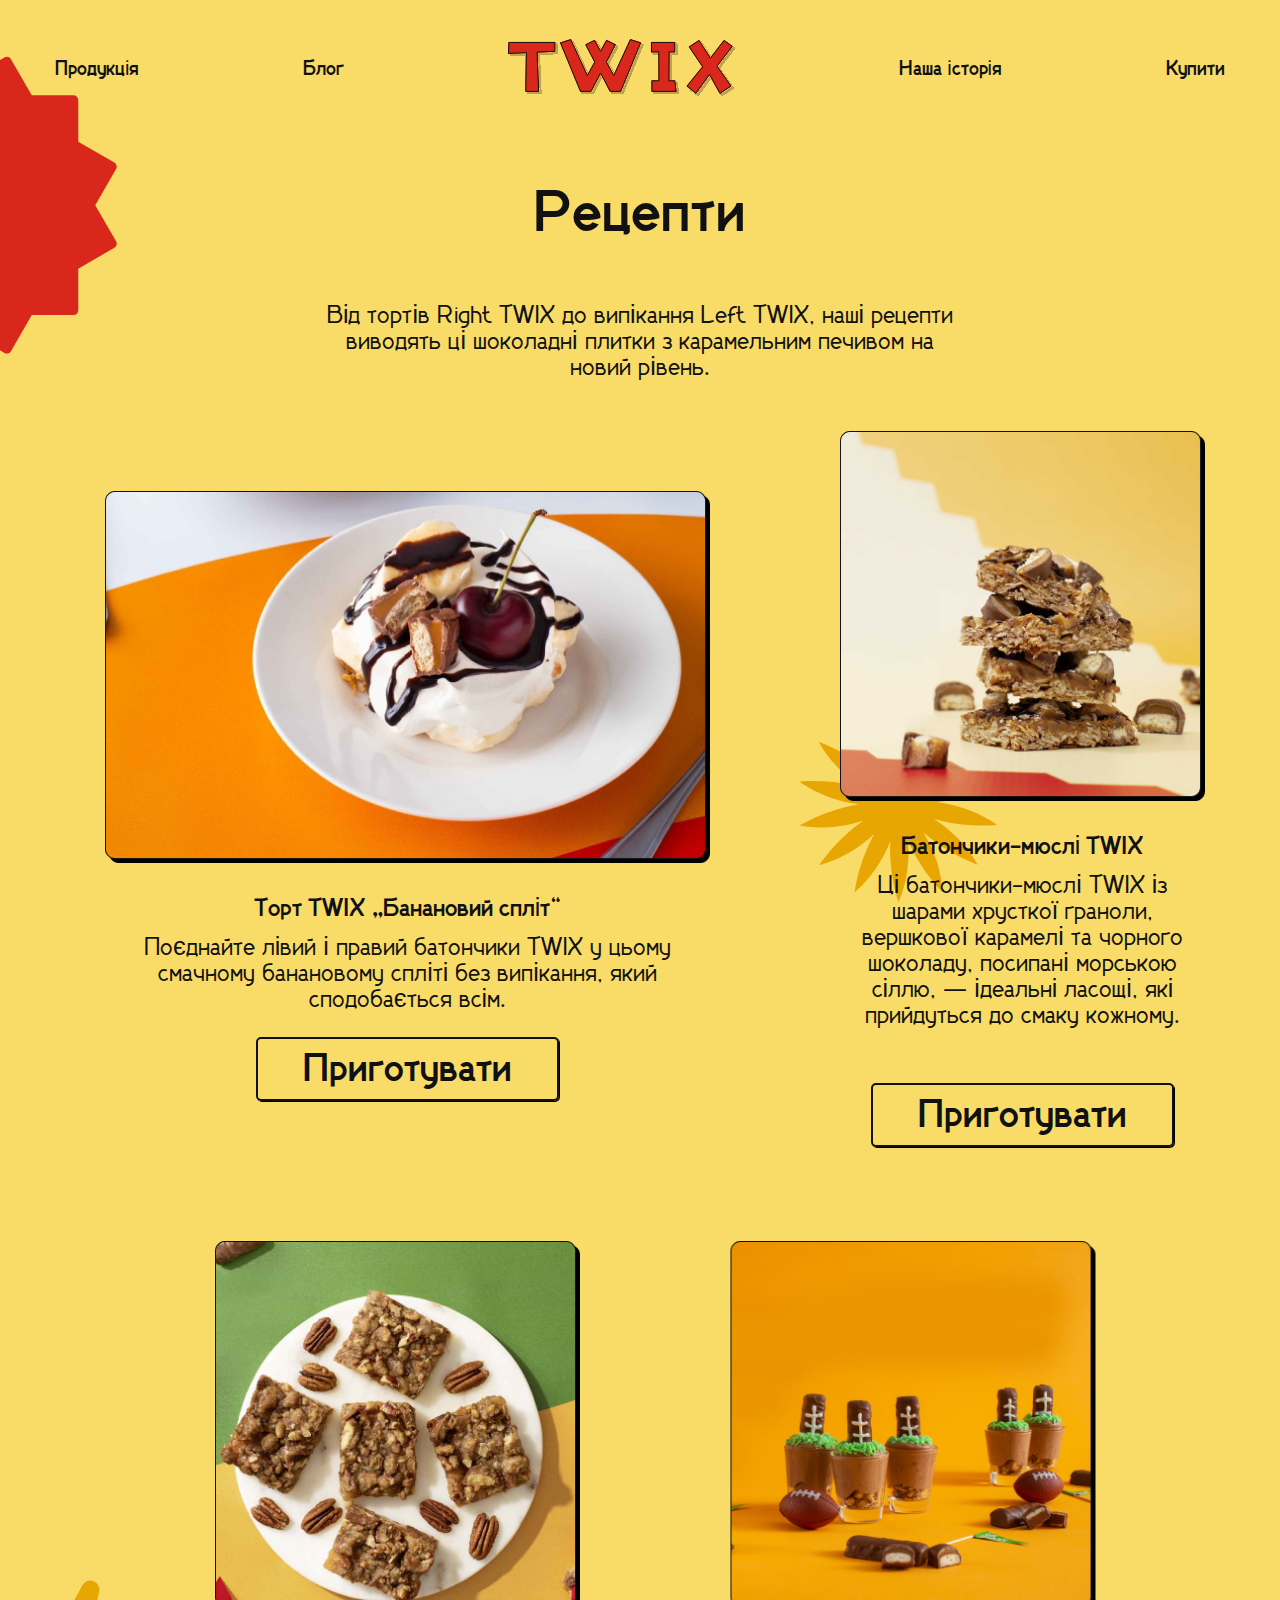
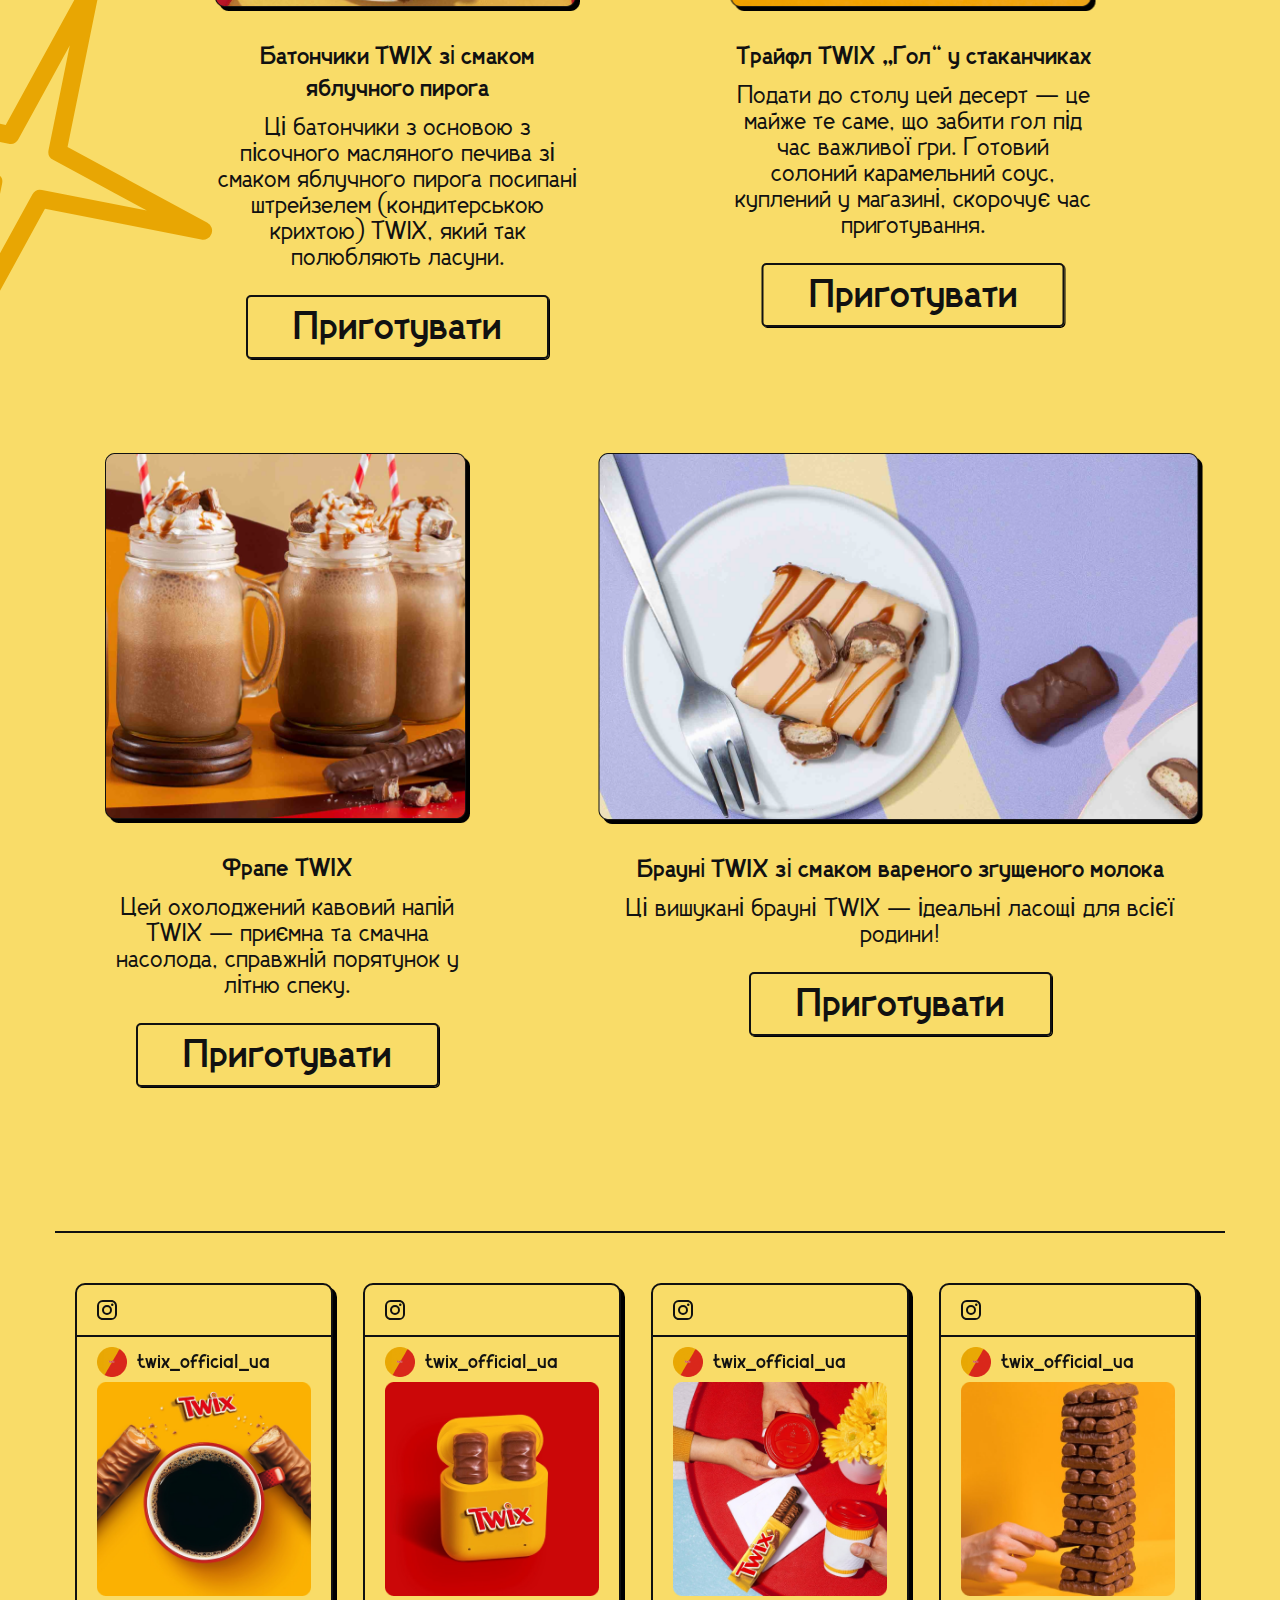
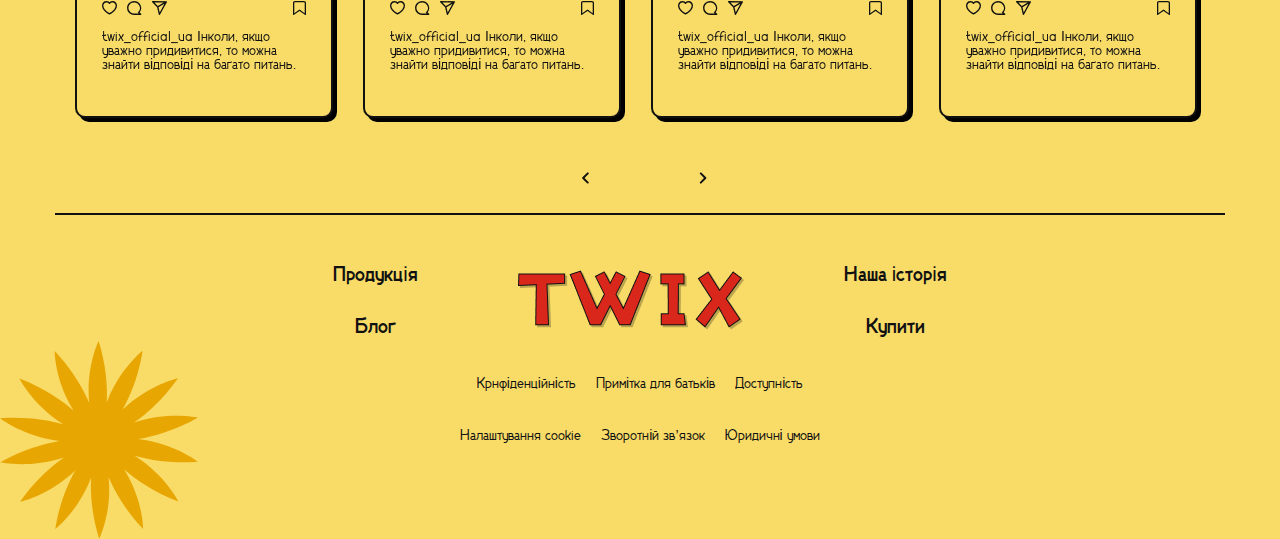
<file: recepies.html>
<!DOCTYPE html>
<html lang="uk">

<head>
  <meta charset="UTF-8">
  <meta http-equiv="X-UA-Compatible" content="IE=edge">
  <meta name="viewport" content="width=device-width, initial-scale=1.0">
  <title>Twix</title>
  <link rel="icon" href="images/twix-icon.svg" type="image/x-icon">
  <link rel="stylesheet" href="css/style.min.css">
</head>

<body class="recipes-bg">
  <header class="header">
    <div class="container">
      <div class="header__inner">
        <div class="header__adaptive">
          <button class="header__nav-btn">
            <img src="images/burger_botton.svg" alt="">
          </button>
          <a href="index.html"> <img class="header__logo-img-adaptive" src="images/logo.svg" alt="Logo"></a>
        </div>
        <ul class="header__nav">
          <li class="header__item"><a class="header__link" href="product.html">Продукція</a>
          </li>
          <li class="header__item"><a class="header__link">Блог</a></li>
          <li class="header__item"><a class="header__link" href="index.html"><img class="header__logo-img"
                src="images/logo.svg" alt="Logo"></a>
          </li>
          <li class="header__item"><a class="header__link" href="history.html">Наша
              історія</a></li>
          <li class="header__item"><a class="header__link" href="product.html">Купити</a></li>
        </ul>
      </div>
    </div>
  </header>

  <main class="main">
    <section class="recipes">
      <div class="container">
        <div class="recipes__inner">
          <div class="recipes__top">
            <h2 class="recipes__title">Рецепти</h2>
            <p class="recipes__subtitle">
              Від тортів Right TWIX до випікання Left TWIX, наші рецепти виводять ці шоколадні плитки з карамельним
              печивом на новий рівень.
            </p>
          </div>
          <div class="recipes__box">
            <div class="recipes__item">
              <img class="recipes__img" src="images/recipes_one.png" alt="recipes images">
              <p class="recipes__text-title">Торт TWIX “Банановий спліт”</p>
              <p class="recipes__text">
                Поєднайте лівий і правий батончики TWIX у цьому смачному банановому спліті без випікання, який
                сподобається всім.
              </p>
              <a class="recipes__btn" href="about.html">Приготувати</a>
            </div>
            <div class="recipes__item">
              <img class="recipes__img" src="images/recipes_two.png" alt="recipes images">
              <p class="recipes__text-title">Батончики-мюслі TWIX</p>
              <p class="recipes__text">
                Ці батончики-мюслі TWIX із шарами хрусткої граноли, вершкової карамелі та чорного шоколаду, посипані
                морською сіллю, — ідеальні ласощі, які прийдуться до смаку кожному.
              </p>
              <a class="recipes__btn" href="about.html">Приготувати</a>
            </div>
            <div class="recipes__item">
              <img class="recipes__img" src="images/recipes_tree.png" alt="recipes images">
              <p class="recipes__text-title">Батончики TWIX зі смаком яблучного пирога</p>
              <p class="recipes__text">
                Ці батончики з основою з пісочного масляного печива зі смаком яблучного пирога посипані штрейзелем
                (кондитерською крихтою) TWIX, який так полюбляють ласуни.
              </p>
              <a class="recipes__btn" href="about.html">Приготувати</a>
            </div>
            <div class="recipes__item">
              <img class="recipes__img" src="images/recipes_four.png" alt="recipes images">
              <p class="recipes__text-title">Трайфл TWIX “Гол” у стаканчиках</p>
              <p class="recipes__text">
                Подати до столу цей десерт — це майже те саме, що забити гол під час важливої гри. Готовий солоний
                карамельний соус, куплений у магазині, скорочує час приготування.
              </p>
              <a class="recipes__btn" href="about.html">Приготувати</a>
            </div>
            <div class="recipes__item">
              <img class="recipes__img" src="images/recipes_five.png" alt="recipes images">
              <p class="recipes__text-title">Фрапе TWIX</p>
              <p class="recipes__text">
                Цей охолоджений кавовий напій TWIX — приємна та смачна насолода, справжній порятунок у літню спеку.
              </p>
              <a class="recipes__btn" href="about.html">Приготувати</a>
            </div>
            <div class="recipes__item">
              <img class="recipes__img" src="images/recipes_six.png" alt="recipes images">
              <p class="recipes__text-title">Брауні TWIX зі смаком вареного згущеного молока</p>
              <p class="recipes__text">
                Ці вишукані брауні TWIX — ідеальні ласощі для всієї родини!
              </p>
              <a class="recipes__btn" href="about.html">Приготувати</a>
            </div>
          </div>
        </div>
      </div>
    </section>
  </main>

  <footer class="footer">
    <div class="container">
      <div class="footer__slider">
        <a class="footer__item" href="#">
          <div class="footer__instagram-box">
            <img class="footer__instagram" src="images/instagram.svg" alt="instagram">
          </div>
          <div class="footer__box">
            <div class="footer__title-box">
              <img class="footer__logo" src="images/footer__user-img.png" alt="logo instagram">
              <p class="footer__title">twix_official_ua</p>
            </div>
            <img class="footer__img" src="images/footer_one.png" alt="instagram pic">
            <div class="footer__icons">
              <div class="footer__icon">
                <img class="footer__icon-img" src="images/like.svg" alt="just icon">
                <img class="footer__icon-img" src="images/comment.svg" alt="just icon">
                <img class="footer__icon-img" src="images/send.svg" alt="just icon">
              </div>
              <img class="footer__icon-img" src="images/favorite.svg" alt="just icon">
            </div>
            <p class="footer__text">
              <b>twix_official_ua</b> Інколи, якщо уважно придивитися, то можна знайти відповіді на багато питань.
            </p>
          </div>
        </a>
        <a class="footer__item" href="#">
          <div class="footer__instagram-box">
            <img class="footer__instagram" src="images/instagram.svg" alt="instagram">
          </div>
          <div class="footer__box">
            <div class="footer__title-box">
              <img class="footer__logo" src="images/footer__user-img.png" alt="logo instagram">
              <p class="footer__title">twix_official_ua</p>
            </div>
            <img class="footer__img" src="images/footer_two.png" alt="instagram pic">
            <div class="footer__icons">
              <div class="footer__icon">
                <img class="footer__icon-img" src="images/like.svg" alt="just icon">
                <img class="footer__icon-img" src="images/comment.svg" alt="just icon">
                <img class="footer__icon-img" src="images/send.svg" alt="just icon">
              </div>
              <img class="footer__icon-img" src="images/favorite.svg" alt="just icon">
            </div>
            <p class="footer__text">
              <b>twix_official_ua</b> Інколи, якщо уважно придивитися, то можна знайти відповіді на багато питань.
            </p>
          </div>
        </a>
        <a class="footer__item" href="#">
          <div class="footer__instagram-box">
            <img class="footer__instagram" src="images/instagram.svg" alt="instagram">
          </div>
          <div class="footer__box">
            <div class="footer__title-box">
              <img class="footer__logo" src="images/footer__user-img.png" alt="logo instagram">
              <p class="footer__title">twix_official_ua</p>
            </div>
            <img class="footer__img" src="images/footer_tree.png" alt="instagram pic">
            <div class="footer__icons">
              <div class="footer__icon">
                <img class="footer__icon-img" src="images/like.svg" alt="just icon">
                <img class="footer__icon-img" src="images/comment.svg" alt="just icon">
                <img class="footer__icon-img" src="images/send.svg" alt="just icon">
              </div>
              <img class="footer__icon-img" src="images/favorite.svg" alt="just icon">
            </div>
            <p class="footer__text">
              <b>twix_official_ua</b> Інколи, якщо уважно придивитися, то можна знайти відповіді на багато питань.
            </p>
          </div>
        </a>
        <a class="footer__item" href="#">
          <div class="footer__instagram-box">
            <img class="footer__instagram" src="images/instagram.svg" alt="instagram">
          </div>
          <div class="footer__box">
            <div class="footer__title-box">
              <img class="footer__logo" src="images/footer__user-img.png" alt="logo instagram">
              <p class="footer__title">twix_official_ua</p>
            </div>
            <img class="footer__img" src="images/footer_four.png" alt="instagram pic">
            <div class="footer__icons">
              <div class="footer__icon">
                <img class="footer__icon-img" src="images/like.svg" alt="just icon">
                <img class="footer__icon-img" src="images/comment.svg" alt="just icon">
                <img class="footer__icon-img" src="images/send.svg" alt="just icon">
              </div>
              <img class="footer__icon-img" src="images/favorite.svg" alt="just icon">
            </div>
            <p class="footer__text">
              <b>twix_official_ua</b> Інколи, якщо уважно придивитися, то можна знайти відповіді на багато питань.
            </p>
          </div>
        </a>
        <a class="footer__item" href="#">
          <div class="footer__instagram-box">
            <img class="footer__instagram" src="images/instagram.svg" alt="instagram">
          </div>
          <div class="footer__box">
            <div class="footer__title-box">
              <img class="footer__logo" src="images/footer__user-img.png" alt="logo instagram">
              <p class="footer__title">twix_official_ua</p>
            </div>
            <img class="footer__img" src="images/footer_one.png" alt="instagram pic">
            <div class="footer__icons">
              <div class="footer__icon">
                <img class="footer__icon-img" src="images/like.svg" alt="just icon">
                <img class="footer__icon-img" src="images/comment.svg" alt="just icon">
                <img class="footer__icon-img" src="images/send.svg" alt="just icon">
              </div>
              <img class="footer__icon-img" src="images/favorite.svg" alt="just icon">
            </div>
            <p class="footer__text">
              <b>twix_official_ua</b> Інколи, якщо уважно придивитися, то можна знайти відповіді на багато питань.
            </p>
          </div>
        </a>
        <a class="footer__item" href="#">
          <div class="footer__instagram-box">
            <img class="footer__instagram" src="images/instagram.svg" alt="instagram">
          </div>
          <div class="footer__box">
            <div class="footer__title-box">
              <img class="footer__logo" src="images/footer__user-img.png" alt="logo instagram">
              <p class="footer__title">twix_official_ua</p>
            </div>
            <img class="footer__img" src="images/footer_two.png" alt="instagram pic">
            <div class="footer__icons">
              <div class="footer__icon">
                <img class="footer__icon-img" src="images/like.svg" alt="just icon">
                <img class="footer__icon-img" src="images/comment.svg" alt="just icon">
                <img class="footer__icon-img" src="images/send.svg" alt="just icon">
              </div>
              <img class="footer__icon-img" src="images/favorite.svg" alt="just icon">
            </div>
            <p class="footer__text">
              <b>twix_official_ua</b> Інколи, якщо уважно придивитися, то можна знайти відповіді на багато питань.
            </p>
          </div>
        </a>
        <a class="footer__item" href="#">
          <div class="footer__instagram-box">
            <img class="footer__instagram" src="images/instagram.svg" alt="instagram">
          </div>
          <div class="footer__box">
            <div class="footer__title-box">
              <img class="footer__logo" src="images/footer__user-img.png" alt="logo instagram">
              <p class="footer__title">twix_official_ua</p>
            </div>
            <img class="footer__img" src="images/footer_tree.png" alt="instagram pic">
            <div class="footer__icons">
              <div class="footer__icon">
                <img class="footer__icon-img" src="images/like.svg" alt="just icon">
                <img class="footer__icon-img" src="images/comment.svg" alt="just icon">
                <img class="footer__icon-img" src="images/send.svg" alt="just icon">
              </div>
              <img class="footer__icon-img" src="images/favorite.svg" alt="just icon">
            </div>
            <p class="footer__text">
              <b>twix_official_ua</b> Інколи, якщо уважно придивитися, то можна знайти відповіді на багато питань.
            </p>
          </div>
        </a>
        <a class="footer__item" href="#">
          <div class="footer__instagram-box">
            <img class="footer__instagram" src="images/instagram.svg" alt="instagram">
          </div>
          <div class="footer__box">
            <div class="footer__title-box">
              <img class="footer__logo" src="images/footer__user-img.png" alt="logo instagram">
              <p class="footer__title">twix_official_ua</p>
            </div>
            <img class="footer__img" src="images/footer_four.png" alt="instagram pic">
            <div class="footer__icons">
              <div class="footer__icon">
                <img class="footer__icon-img" src="images/like.svg" alt="just icon">
                <img class="footer__icon-img" src="images/comment.svg" alt="just icon">
                <img class="footer__icon-img" src="images/send.svg" alt="just icon">
              </div>
              <img class="footer__icon-img" src="images/favorite.svg" alt="just icon">
            </div>
            <p class="footer__text">
              <b>twix_official_ua</b> Інколи, якщо уважно придивитися, то можна знайти відповіді на багато питань.
            </p>
          </div>
        </a>
      </div>
      <div class="footer__nav">
        <div class="footer__nav-items">
          <div class="footer__nav-item">
            <p class="footer__nav-text"><a class="footer__nav-link" href="product.html">Продукція</a></p>
            <p class="footer__nav-text"><a class="footer__nav-link" href="recipes.html">Блог</a></p>
          </div>
          <a class="footer__logo-link">
            <img class="footer__nav-logo" src="images/footer_logo.png" alt="footer logo">
          </a>
          <div class="footer__nav-item">
            <p class="footer__nav-text"><a class="footer__nav-link" href="history.html">Наша історія</a></p>
            <p class="footer__nav-text"><a class="footer__nav-link" href="product.html">Купити</a></p>
          </div>
        </div>
        <div class="footer__nav-bottom-box">
          <div class="footer__nav-bottom">
            <p class="footer__bottom-text"><a class="footer__bottom-link" href="#">Крнфіденційність</a></p>
            <p class="footer__bottom-text"><a class="footer__bottom-link" href="#">Примітка для батьків</a></p>
            <p class="footer__bottom-text"><a class="footer__bottom-link" href="#">Доступність</a></p>
          </div>
          <div class="footer__nav-bottom">
            <p class="footer__bottom-text"><a class="footer__bottom-link" href="#">Налаштування cookie</a></p>
            <p class="footer__bottom-text"><a class="footer__bottom-link" href="#">Зворотній зв’язок</a></p>
            <p class="footer__bottom-text"><a class="footer__bottom-link" href="#">Юридичні умови</a></p>
          </div>
        </div>
      </div>
    </div>
  </footer>


  <script src="js/main.min.js"></script>
</body>

</html>
</file>
<file: css/style.min.css>
.about__window-info{font-family:"Bluecurve-Bold",sans-serif;font-weight:700}.history__item-text,.about__ingridients-text,.about__cooking-qoute,.about__cooking-text,.about__window-text,.recipes__text,.recipes__subtitle,.item__text,.footer__bottom-link,.footer__text,.blog__info-text,.product__info-text{font-family:"Bluecurve-Light",sans-serif;font-weight:300}body{font-family:"Bluecurve-Regular",sans-serif;font-weight:400}@font-face{font-family:"Bluecurve-Bold";font-weight:700;font-style:normal;src:local("Bluecurve-Bold"),url("../fonts/Bluecurve-Bold.woff2") format("woff2"),url("../fonts/Bluecurve-Bold.woff") format("woff");font-display:swap}@font-face{font-family:"Bluecurve-Light";font-weight:300;font-style:normal;src:local("Bluecurve-Light"),url("../fonts/Bluecurve-Light.woff2") format("woff2"),url("../fonts/Bluecurve-Light.woff") format("woff");font-display:swap}@font-face{font-family:"Bluecurve-Regular";font-weight:300;font-style:normal;src:local("Bluecurve-Regular"),url("../fonts/Bluecurve-Regular.woff2") format("woff2"),url("../fonts/Bluecurve-Regular.woff") format("woff");font-display:swap}@font-face{font-family:"Franchise-Free-Bold";font-weight:300;font-style:normal;src:local("Franchise-Free-Bold"),url("../fonts/Franchise-Free-Bold.woff2") format("woff2"),url("../fonts/Franchise-Free-Bold.woff") format("woff");font-display:swap}html{box-sizing:border-box}*,*::after,*::before{box-sizing:inherit}ul[class],ol[class]{padding:0}body,h1,h2,h3,h4,h5,h6,p,ul[class],ol[class],li,figure,figcaption,blockquote,dl,dd{margin:0;font-weight:normal}ul[class]{list-style:none}img{max-width:100%;display:block}input,button,textarea,select{font:inherit}a{text-decoration:none}.slick-slider{position:relative;display:block;box-sizing:border-box;-webkit-touch-callout:none;-webkit-user-select:none;-khtml-user-select:none;-moz-user-select:none;-ms-user-select:none;user-select:none;-ms-touch-action:pan-y;touch-action:pan-y;-webkit-tap-highlight-color:rgba(0,0,0,0)}.slick-list{position:relative;overflow:hidden;display:block;margin:0;padding:0}.slick-list:focus{outline:none}.slick-list.dragging{cursor:pointer;cursor:hand}.slick-slider .slick-track,.slick-slider .slick-list{-webkit-transform:translate3d(0, 0, 0);-moz-transform:translate3d(0, 0, 0);-ms-transform:translate3d(0, 0, 0);-o-transform:translate3d(0, 0, 0);transform:translate3d(0, 0, 0)}.slick-track{position:relative;left:0;top:0;display:block;margin-left:auto;margin-right:auto}.slick-track:before,.slick-track:after{content:"";display:table}.slick-track:after{clear:both}.slick-loading .slick-track{visibility:hidden}.slick-slide{float:left;height:100%;min-height:1px;display:none}[dir=rtl] .slick-slide{float:right}.slick-slide img{display:block}.slick-slide.slick-loading img{display:none}.slick-slide.dragging img{pointer-events:none}.slick-initialized .slick-slide{display:block}.slick-loading .slick-slide{visibility:hidden}.slick-vertical .slick-slide{display:block;height:auto;border:1px solid rgba(0,0,0,0)}.slick-arrow.slick-hidden{display:none}body{font-size:25px;line-height:32px;color:#111}.container{max-width:1200px;margin:0 auto;padding:0 15px}.main-bg{background-color:#89d471;background-image:url("../images/background.svg");background-repeat:no-repeat;background-size:cover}.product-bg{background-color:#f9dc68;background-image:url("../images/background_production.svg");background-repeat:no-repeat;background-size:cover}.item-bg{background-color:#f9dc68;background-image:url("../images/background_item.svg");background-repeat:no-repeat;background-size:cover}.recipes-bg{background-color:#f9dc68;background-image:url("../images/background_recipes.svg");background-repeat:no-repeat;background-size:cover}.about-bg{background-color:#f9dc68;background-image:url("../images/baclground_about.svg");background-repeat:no-repeat;background-size:cover}.history-bg{background-color:#89d471;background-image:url("../images/background_history.svg");background-repeat:no-repeat;background-size:cover}.header{margin-bottom:40px}.header__nav{width:100%;height:135px;display:-webkit-box;display:-ms-flexbox;display:flex;-webkit-box-pack:justify;-ms-flex-pack:justify;justify-content:space-between;-webkit-box-align:center;-ms-flex-align:center;align-items:center}.header__nav-btn{display:none}.header__logo-img-adaptive{display:none}.header__link{color:#111;font-size:20px;line-height:26px}.top{position:relative;margin-bottom:370px}.top .background-spot{position:absolute;width:100%}.top .background-spot .right-stick{position:absolute;max-width:460px;height:688px;top:0;right:0;-webkit-transform:translateY(20%);-ms-transform:translateY(20%);transform:translateY(20%);-webkit-transition:all .3s;-o-transition:all .3s;transition:all .3s}.top .background-spot .right-stick:hover{-webkit-transform:translateY(30%);-ms-transform:translateY(30%);transform:translateY(30%)}.top .background-spot .left-stick{position:absolute;max-width:535px;height:738px;top:0;left:0;-webkit-transform:translateY(30%);-ms-transform:translateY(30%);transform:translateY(30%);-webkit-transition:all .3s;-o-transition:all .3s;transition:all .3s}.top .background-spot .left-stick:hover{-webkit-transform:translateY(40%);-ms-transform:translateY(40%);transform:translateY(40%)}.top__title-box{margin-bottom:30px;z-index:2}.top__title-box a{display:inline-block}.top__title-box a:hover img{opacity:0;-webkit-transition:all .3s ease;-o-transition:all .3s ease;transition:all .3s ease}.top__title-box a:hover{background:url("../images/title_hover.svg") no-repeat 50% 50%;background-size:cover}.top__inner{display:-webkit-box;display:-ms-flexbox;display:flex;-webkit-box-orient:vertical;-webkit-box-direction:normal;-ms-flex-direction:column;flex-direction:column;-webkit-box-align:center;-ms-flex-align:center;align-items:center}.top__subtitle{font-size:60px;line-height:78px;color:#f9dc68;text-shadow:4px 4px 0px #000;-webkit-text-stroke:1px #000;max-width:560px;text-align:center;margin-bottom:100px;z-index:2}.top__chouse{width:450px;height:275px;background-color:#f9dc68;border:2px solid #111;-webkit-box-shadow:4px 4px 0px #000;box-shadow:4px 4px 0px #000;border-radius:10px;z-index:2}.top__icon{display:-webkit-box;display:-ms-flexbox;display:flex;-webkit-box-pack:end;-ms-flex-pack:end;justify-content:end;-webkit-box-align:end;-ms-flex-align:end;align-items:flex-end;padding-bottom:15px;height:55px;border-bottom:2px solid #111}.top__icon-img{margin-right:15px}.top__box-btn{display:-webkit-box;display:-ms-flexbox;display:flex;-ms-flex-pack:distribute;justify-content:space-around;-webkit-box-align:center;-ms-flex-align:center;align-items:center;-webkit-transform:translateY(80%);-ms-transform:translateY(80%);transform:translateY(80%)}.top__chouse-link{color:#111;font-size:40px;line-height:52px;border:2px solid #111;padding:10px 30px;border-radius:5px;width:165px;height:70px;text-align:center}.top__chouse-left{-webkit-transition:all .3s;-o-transition:all .3s;transition:all .3s}.top__chouse-left:hover{background-color:#e8a603}.top__chouse-right{-webkit-transition:all .3s;-o-transition:all .3s;transition:all .3s}.top__chouse-right:hover{background-color:#d9271b}.product{margin-bottom:150px}.product__title{font-size:40px;line-height:52px;text-align:center;margin-bottom:50px;font-weight:normal}.product__inner{display:-webkit-box;display:-ms-flexbox;display:flex;-webkit-box-pack:center;-ms-flex-pack:center;justify-content:center}.product__item{display:-webkit-box;display:-ms-flexbox;display:flex;-webkit-box-orient:vertical;-webkit-box-direction:normal;-ms-flex-direction:column;flex-direction:column;-webkit-box-align:center;-ms-flex-align:center;align-items:center;text-align:center}.product__item+.product__item{margin-left:200px}.product__info-title{font-size:25px;line-height:32px;margin:50px 0 10px 0}.product__info-text{font-size:14px;line-height:18px;width:300px;height:70px;margin-bottom:50px}.product__btn{font-size:40px;line-height:52px;width:280px;height:70px;padding:10px 45px;border:2px solid #111;background-color:#f9dc68;border-radius:5px;-webkit-box-shadow:1px 1px 0px #000;box-shadow:1px 1px 0px #000;color:#111;-webkit-transition:all .3s;-o-transition:all .3s;transition:all .3s}.product__btn:hover{background-color:#e8a603}.blog{margin-bottom:150px}.blog__inner{background-color:#f9dc68;border:2px solid #111;border-radius:10px;-webkit-box-shadow:4px 4px 0px #000;box-shadow:4px 4px 0px #000;max-width:1200px;height:680px}.blog__top{text-align:center;height:55px;border-bottom:2px solid #111;display:-webkit-box;display:-ms-flexbox;display:flex;-webkit-box-pack:justify;-ms-flex-pack:justify;justify-content:space-between;padding-left:100px;margin-bottom:50px}.blog__title{font-size:40px;line-height:52px}.blog__icon{display:-webkit-box;display:-ms-flexbox;display:flex;-webkit-box-pack:end;-ms-flex-pack:end;justify-content:flex-end;-webkit-box-align:end;-ms-flex-align:end;align-items:end;-webkit-box-orient:horizontal;-webkit-box-direction:normal;-ms-flex-direction:row;flex-direction:row;padding-bottom:15px}.blog__icon-img{margin-right:15px}.blog__subtitle{text-align:center;font-size:40px;line-height:50px;margin-bottom:50px}.blog__wrapper{display:-webkit-box;display:-ms-flexbox;display:flex;-webkit-box-pack:center;-ms-flex-pack:center;justify-content:center;padding:0 20px;margin-bottom:50px}.blog__img{max-width:700px;height:300px;margin-right:20px}.blog__info{display:-webkit-box;display:-ms-flexbox;display:flex;-webkit-box-pack:center;-ms-flex-pack:center;justify-content:center;-webkit-box-orient:vertical;-webkit-box-direction:normal;-ms-flex-direction:column;flex-direction:column;-webkit-box-align:center;-ms-flex-align:center;align-items:center;max-width:430px;height:270px}.blog__info-title{margin:10px 0 30px 0;font-size:25px;line-height:32px}.blog__info-text{font-size:25px;line-height:26px;padding:0 10px;margin-bottom:30px}.blog__info-btn{width:225px;height:60px;border:2px solid #111;-webkit-box-shadow:1px 1px 0px #000;box-shadow:1px 1px 0px #000;border-radius:5px;color:#111;padding:14px 47px;-webkit-transition:all .3s;-o-transition:all .3s;transition:all .3s}.blog__info-btn:hover{background-color:#d9271b}.blog__btn{display:-webkit-box;display:-ms-flexbox;display:flex;-webkit-box-pack:center;-ms-flex-pack:center;justify-content:center;font-size:40px;line-height:52px;padding:10px 45px;width:365px;height:70px;color:#111;border:2px solid #111;border-radius:5px;-webkit-box-shadow:1px 1px 0px #000;box-shadow:1px 1px 0px #000;-webkit-transition:all .3s;-o-transition:all .3s;transition:all .3s;margin:0 auto}.blog__btn:hover{background-color:#e8a603}.info__inner{margin-bottom:150px;text-align:center}.info__title{font-size:40px;line-height:52px;margin-bottom:50px}.info__box{display:-webkit-box;display:-ms-flexbox;display:flex;-webkit-box-pack:center;-ms-flex-pack:center;justify-content:center;-webkit-box-align:center;-ms-flex-align:center;align-items:center}.info__img{margin-right:35px}.info__info-box{width:255px;height:195px;display:-webkit-box;display:-ms-flexbox;display:flex;-webkit-box-orient:vertical;-webkit-box-direction:normal;-ms-flex-direction:column;flex-direction:column;-webkit-box-align:center;-ms-flex-align:center;align-items:center;-webkit-box-pack:center;-ms-flex-pack:center;justify-content:center}.info__text{padding:0 18px;margin-bottom:30px}.info__btn{font-size:40px;line-height:52px;color:#111;padding:10px 45px;width:255px;height:70px;border:2px solid #111;border-radius:5px;-webkit-box-shadow:1px 1px 0px #000;box-shadow:1px 1px 0px #000;background-color:#f9dc68;-webkit-transition:all .3s;-o-transition:all .3s;transition:all .3s}.info__btn:hover{background-color:#e8a603}.footer__slider{border-top:2px solid #111;border-bottom:2px solid #111;margin-bottom:50px;padding:50px 0 80px 0}.footer__item{display:block;height:435px;border:2px solid #111;-webkit-box-shadow:4px 4px 0px #000;box-shadow:4px 4px 0px #000;border-radius:10px;background-color:#f9dc68;margin-right:30px;-webkit-transition:all .3s;-o-transition:all .3s;transition:all .3s}.footer__item:hover{-webkit-box-shadow:4px 4px 0px #d9271b;box-shadow:4px 4px 0px #d9271b}.footer .slick-slide{margin-right:30px}.footer .draggable{padding-left:20px;padding-bottom:15px}.footer .slick-slider{position:relative}.footer .slick-arrow{position:absolute;bottom:5%}.footer .next{left:55%}.footer .prev{left:45%}.footer__instagram-box{display:-webkit-box;display:-ms-flexbox;display:flex;border-bottom:2px solid #111}.footer__instagram{padding:15px 0 15px 20px}.footer__box{padding:0 20px}.footer__title-box{display:-webkit-box;display:-ms-flexbox;display:flex;-webkit-box-align:center;-ms-flex-align:center;align-items:center;-webkit-box-pack:start;-ms-flex-pack:start;justify-content:start;margin:10px 0 5px}.footer__logo{margin-right:10px}.footer__title{font-size:20px;line-height:26px;color:#111}.footer__img{margin-bottom:5px}.footer__icons{display:-webkit-box;display:-ms-flexbox;display:flex;-webkit-box-pack:justify;-ms-flex-pack:justify;justify-content:space-between;-webkit-box-orient:horizontal;-webkit-box-direction:normal;-ms-flex-direction:row;flex-direction:row;-webkit-box-align:center;-ms-flex-align:center;align-items:center;padding:0 5px;margin-bottom:15px}.footer__icon{display:-webkit-box;display:-ms-flexbox;display:flex;-webkit-box-orient:horizontal;-webkit-box-direction:normal;-ms-flex-direction:row;flex-direction:row}.footer__icon-img+.footer__icon-img{margin-left:10px}.footer__text{max-width:220px;width:100%;color:#111;font-size:14px;line-height:14px;padding:0 5px}.footer__nav-items{display:-webkit-box;display:-ms-flexbox;display:flex;-webkit-box-pack:center;-ms-flex-pack:center;justify-content:center;-webkit-box-align:center;-ms-flex-align:center;align-items:center;margin-bottom:30px;height:70px}.footer__nav-logo{margin:0 100px}.footer__nav-link{color:#111;font-size:20px;line-height:26px}.footer__nav-text+.footer__nav-text{text-align:center;margin-top:20px}.footer__nav-bottom-box{display:-webkit-box;display:-ms-flexbox;display:flex;-webkit-box-pack:center;-ms-flex-pack:center;justify-content:center;-webkit-box-orient:vertical;-webkit-box-direction:normal;-ms-flex-direction:column;flex-direction:column;-webkit-box-align:center;-ms-flex-align:center;align-items:center;margin-bottom:70px}.footer__nav-bottom{display:-webkit-box;display:-ms-flexbox;display:flex;-webkit-box-pack:center;-ms-flex-pack:center;justify-content:center;margin-bottom:20px}.footer__bottom-text+.footer__bottom-text{margin-left:20px}.footer__bottom-link{font-size:14px;line-height:18px;color:#111}.production__inner{margin-bottom:100px}.production__top{margin-bottom:50px;text-align:center}.production__title{font-size:60px;line-height:78px;margin-bottom:50px}.production__subtitle{font-size:40px;line-height:52px;margin-bottom:50px}.production__bottom{display:-webkit-box;display:-ms-flexbox;display:flex;-ms-flex-pack:distribute;justify-content:space-around}.production__item+.production__item{margin-left:15px}.production__item{text-align:center}.production__item-img{margin-bottom:20px;max-width:225px;height:225px}.production__text{height:65px;margin-bottom:20px}.production__btn{color:#111;font-size:25px;line-height:32px;padding:15px 45px;border-radius:5px;border:2px solid #111;-webkit-box-shadow:1px 1px 0px #000;box-shadow:1px 1px 0px #000;-webkit-transition:all .3s;-o-transition:all .3s;transition:all .3s}.production__btn:hover{background-color:#d9271b}.item__inner{margin-bottom:150px}.item__top{margin-bottom:150px}.item__wrapper{display:-webkit-box;display:-ms-flexbox;display:flex;-webkit-box-pack:center;-ms-flex-pack:center;justify-content:center;-webkit-box-orient:vertical;-webkit-box-direction:normal;-ms-flex-direction:column;flex-direction:column;-webkit-box-align:center;-ms-flex-align:center;align-items:center}.item__img{max-width:450px;height:450px;margin-bottom:50px}.item__title{font-size:60px;line-height:78px}.item__weigth{font-size:40px;line-height:52px;margin-bottom:50px}.item__quote{width:720px;font-size:20px;line-height:26px;text-align:center;text-transform:uppercase;margin-bottom:50px}.item__properties{max-width:710px;border:2px solid #111;-webkit-box-shadow:4px 4px 0px #000;box-shadow:4px 4px 0px #000;border-radius:10px;margin:0 auto}.item__properties-top{display:-webkit-box;display:-ms-flexbox;display:flex;-webkit-box-pack:justify;-ms-flex-pack:justify;justify-content:space-between;-webkit-box-align:center;-ms-flex-align:center;align-items:center;border-bottom:2px solid #111;height:50px;padding-left:100px}.item__properties-title{font-size:40px;line-height:52px}.item__properties-icon{display:-webkit-box;display:-ms-flexbox;display:flex;-webkit-box-pack:justify;-ms-flex-pack:justify;justify-content:space-between;-webkit-box-orient:horizontal;-webkit-box-direction:normal;-ms-flex-direction:row;flex-direction:row;-webkit-box-align:end;-ms-flex-align:end;align-items:end;padding:0 25px;margin-bottom:5px}.item__properties-img+.item__properties-img{margin-left:10px}.item__properties-inner{padding:50px 35px}.item__properties-text{display:-webkit-box;display:-ms-flexbox;display:flex;-webkit-box-pack:justify;-ms-flex-pack:justify;justify-content:space-between;border-bottom:2px solid #111;padding-bottom:5px}.item__properties-text+.item__properties-text{margin-top:30px}.item__bottom-title{text-align:center;font-size:60px;line-height:78px;margin-bottom:50px}.item__bottom{display:-webkit-box;display:-ms-flexbox;display:flex;-webkit-box-pack:center;-ms-flex-pack:center;justify-content:center;-webkit-box-align:center;-ms-flex-align:center;align-items:center}.item .slick-list{padding-bottom:30px}.item__box-img{margin-bottom:20px}.item__text{width:200px;height:65px;text-align:center;margin-bottom:20px;font-size:25px;line-height:26px}.item__btn{background-color:#f9dc68;color:#111;font-size:25px;line-height:32px;padding:15px 45px;border-radius:5px;border:2px solid #111;-webkit-box-shadow:1px 1px 0px #000;box-shadow:1px 1px 0px #000;-webkit-transition:all .3s;-o-transition:all .3s;transition:all .3s}.item__btn:hover{background-color:#d9271b}.recipes{margin-bottom:150px}.recipes__top{text-align:center}.recipes__title{font-size:60px;line-height:78px;margin-bottom:50px}.recipes__subtitle{text-align:center;font-size:25px;line-height:26px;padding-bottom:50px;max-width:652px;margin:0 auto}.recipes__box{display:grid;grid-template-columns:repeat(2, 2fr);padding:0 50px}.recipes__item{text-align:center}.recipes__item:nth-child(1){max-width:605px;-webkit-transform:translateY(60px);-ms-transform:translateY(60px);transform:translateY(60px);margin-right:130px}.recipes__item:nth-child(1) img{max-width:605px}.recipes__item:nth-child(2){max-width:365px;margin-bottom:100px}.recipes__item:nth-child(2) .recipes__text{margin-bottom:60px}.recipes__item:nth-child(3){max-width:365px;margin-left:110px;margin-bottom:100px}.recipes__item:nth-child(4){max-width:365px;-webkit-transform:translateX(-30%);-ms-transform:translateX(-30%);transform:translateX(-30%)}.recipes__item:nth-child(5){max-width:365px}.recipes__item:nth-child(6){max-width:605px;-webkit-transform:translateX(-40%);-ms-transform:translateX(-40%);transform:translateX(-40%)}.recipes__item:nth-child(6) img{max-width:605px}.recipes__img{margin-bottom:30px}.recipes__text-title{margin-bottom:10px}.recipes__text{font-size:25px;line-height:26px;margin-bottom:30px}.recipes__btn{font-size:40px;line-height:52px;padding:10px 45px;max-width:300px;height:70px;color:#111;-webkit-box-shadow:1px 1px 0px #000;box-shadow:1px 1px 0px #000;border-radius:5px;border:2px solid #111;-webkit-transition:all .3s;-o-transition:all .3s;transition:all .3s}.recipes__btn:hover{background-color:#e8a603}.about__inner{margin-bottom:150px}.about__title{font-size:60px;line-height:78px;text-align:center;padding-bottom:50px;max-width:820px;margin:0 auto}.about__top{display:-webkit-box;display:-ms-flexbox;display:flex;-webkit-box-pack:justify;-ms-flex-pack:justify;justify-content:space-between;-webkit-box-align:center;-ms-flex-align:center;align-items:center;margin-bottom:50px}.about__img{max-width:710px}.about__top-box{max-width:490px;padding-left:20px}.about__top-text{text-align:center;margin-bottom:30px}.about__window{max-width:470px;height:220px;border:2px solid #111;border-radius:10px;-webkit-box-shadow:4px 4px 0px #000;box-shadow:4px 4px 0px #000;background-color:#f9dc68}.about__icon{display:-webkit-box;display:-ms-flexbox;display:flex;-webkit-box-pack:end;-ms-flex-pack:end;justify-content:flex-end;-webkit-box-orient:horizontal;-webkit-box-direction:normal;-ms-flex-direction:row;flex-direction:row;-webkit-box-align:end;-ms-flex-align:end;align-items:end;border-bottom:2px solid #111;padding:0 5px;height:55px}.about__icon-img{margin-right:15px;margin-bottom:15px}.about__icon-img+.footer__icon-img{margin-left:10px}.about__window-box{display:-webkit-box;display:-ms-flexbox;display:flex;-ms-flex-pack:distribute;justify-content:space-around;-webkit-box-align:center;-ms-flex-align:center;align-items:center;padding:30px 40px}.about__window-item{width:110px;height:105px;display:-webkit-box;display:-ms-flexbox;display:flex;-webkit-box-orient:vertical;-webkit-box-direction:normal;-ms-flex-direction:column;flex-direction:column;-webkit-box-align:center;-ms-flex-align:center;align-items:center;position:relative}.about__window-item:nth-child(2)::before{content:"";position:absolute;top:0;left:0;width:1px;height:80px;background-color:#111}.about__window-item:nth-child(2)::after{content:"";position:absolute;top:0;right:0;width:1px;height:80px;background-color:#111}.about__window-item-img{margin-bottom:20px}.about__window-text{font-size:14px;line-height:18px;text-align:center;margin-bottom:10px}.about__window-info{font-size:14px;line-height:14px}.about__bottom{display:-webkit-box;display:-ms-flexbox;display:flex;-webkit-box-pack:justify;-ms-flex-pack:justify;justify-content:space-between}.about__cooking{max-width:700px;border-right:2px solid #111;padding-right:30px}.about__cooking-title{text-align:center;margin-bottom:30px}.about__cooking-item{display:-webkit-box;display:-ms-flexbox;display:flex;-webkit-box-orient:horizontal;-webkit-box-direction:normal;-ms-flex-direction:row;flex-direction:row;-webkit-box-align:center;-ms-flex-align:center;align-items:center;max-width:665px;height:105px;margin-bottom:25px}.about__cooking-num{font-size:40px;line-height:52px;width:50px}.about__cooking-text{width:610px;height:105px;padding-left:50px;font-size:25px;line-height:26px;border-left:2px solid #111;display:-webkit-box;display:-ms-flexbox;display:flex;-webkit-box-align:center;-ms-flex-align:center;align-items:center}.about__cooking-qoute{margin-top:15px;line-height:26px}.about__ingridients-title{text-align:center;margin-bottom:30px}.about__ingridients-item{display:-webkit-box;display:-ms-flexbox;display:flex;-webkit-box-pack:justify;-ms-flex-pack:justify;justify-content:space-between;-webkit-box-align:center;-ms-flex-align:center;align-items:center;padding-left:0;margin-bottom:10px;width:460px;margin-left:30px}.about__ingridients-item:nth-child(10){padding-bottom:30px;border-bottom:2px solid #111}.about__ingridients-text{font-size:25px;line-height:26px;width:280px;padding-left:45px}.about__another-title{text-align:center;margin:30px 0 30px}.about__another-box{padding-left:30px}.about__another-link{max-width:480px;height:130px;display:-webkit-box;display:-ms-flexbox;display:flex;-webkit-box-pack:justify;-ms-flex-pack:justify;justify-content:space-between;-webkit-box-align:center;-ms-flex-align:center;align-items:center;color:#111}.about__another-link+.about__another-link{margin-top:25px}.about__another-text{width:290px;margin-left:80px}.history__inner{margin-bottom:150px}.history__top{text-align:center;margin-bottom:50px}.history__title{margin-bottom:30px;font-size:60px;line-height:78px}.history__subtitle{margin-bottom:10px;font-size:40px;line-height:52px}.history__item+.history__item{margin-top:30px}.history__img{-webkit-transition:all .3s;-o-transition:all .3s;transition:all .3s}.history__item{border:2px solid #111;border-radius:10px;display:-webkit-box;display:-ms-flexbox;display:flex;-webkit-box-pack:justify;-ms-flex-pack:justify;justify-content:space-between;-webkit-box-align:center;-ms-flex-align:center;align-items:center;-webkit-box-orient:horizontal;-webkit-box-direction:normal;-ms-flex-direction:row;flex-direction:row;padding:50px;max-width:1150px;height:420px;-webkit-transition:all .3s;-o-transition:all .3s;transition:all .3s}.history__item:nth-child(2n+1) .history__item-box{margin-left:100px}.history__item:nth-child(2n) .history__item-box{margin-right:100px}.history__item:hover{-webkit-transform:scale(1.1);-ms-transform:scale(1.1);transform:scale(1.1);border:4px solid #111}.history__item:hover img{-webkit-box-shadow:4px 4px 0px #000;box-shadow:4px 4px 0px #000;border-radius:10px}.history__item-title{text-align:center;margin-bottom:50px}.history__item-text{font-size:25px;line-height:26px}@media(max-width: 1220px){.about__title{font-size:40px;line-height:52px;padding-bottom:30px}.about__top{flex-direction:column}.about__top-text{order:1;font-size:20px;line-height:26px}.about__img{order:2;transform:translateY(-220px)}.about__top-box{padding-left:0}.about__window{transform:translateY(465px);max-width:none;height:none}.about__bottom{flex-direction:column;align-items:center}.about__cooking{border-right:none;order:2;transform:translateY(-18%);padding-right:0}.about__cooking-title{margin-bottom:15px}.about__cooking-text{font-size:16px;line-height:20px;width:340px;height:80px;padding-left:30px}.about__cooking-list{display:flex;flex-direction:column;align-items:center}.about__cooking-num{font-size:25px;line-height:32px;width:35px}.about__cooking-qoute{max-width:420px;width:100%;font-size:16px;line-height:20px;margin-top:0}.about__cooking-item{margin-bottom:15px}.about__ingridients-another{order:1}.about__ingridients-title{font-size:20px;line-height:26px}.about__ingridients-num{font-size:16px;line-height:20px}.about__ingridients-text{font-size:16px;line-height:20px}.about__ingridients-item{margin-bottom:10px}.about__ingridients-item:nth-child(10){border-bottom:none;padding:0}.about__another{transform:translateY(550%)}.about__another-box{padding-left:0;display:flex;justify-content:space-between;align-items:center}.about__another-link{max-width:165px;flex-direction:column;width:100%}.about__another-link+.about__another-link{margin-top:0}.about__another-img{margin-bottom:30px}.about__another-text{width:auto;margin-left:0;font-size:16px;line-height:20px;text-align:center}.history__item{pointer-events:none}.production__bottom{flex-wrap:wrap}.production__item-img{margin:0 auto}.production__text{margin:20px 0}.production__item+.production__item{margin-bottom:30px}.recipes__box{padding:0}}@media(max-width: 1150px){.blog__inner{height:auto}.blog__wrapper{flex-direction:column;align-items:center;padding:0}.blog__img{max-width:100%;height:100%;margin-right:0}.blog__info{max-width:560px}.blog__btn{margin-bottom:30px}.footer__item{height:auto}.footer__text{margin-bottom:20px}.recipes{margin-bottom:100px}.recipes__box{justify-items:center}.recipes__item:nth-child(1){max-width:340px;transform:translateY(0);margin-right:0}.recipes__item:nth-child(1) img{max-width:340px;width:100%}.recipes__item:nth-child(2){max-width:230px;margin-bottom:100px}.recipes__item:nth-child(2) .recipes__text{margin-bottom:20px}.recipes__item:nth-child(3){max-width:210px;margin-left:65px;margin-bottom:100px}.recipes__item:nth-child(4){max-width:230px;transform:translateX(-30%)}.recipes__item:nth-child(5){max-width:230px}.recipes__item:nth-child(6){max-width:340px;transform:translateX(-40%);transform:translateY(20px)}.recipes__item:nth-child(6) img{max-width:340px}.recipes__img{margin-bottom:20px}.recipes__text-title{font-size:20px;line-height:26px}.recipes__text{font-size:16px;line-height:20px;margin-bottom:20px}.recipes__btn{display:block;max-width:225px;width:100%;height:60px;padding:15px 45px;font-size:25px;line-height:32px;margin:0 auto;background-color:#f9dc68}}@media(max-width: 1024px){.item .slick-slide{margin-right:30px}.item .draggable{padding-bottom:70px}.item .slick-slider{position:relative}.item .slick-arrow{position:absolute;bottom:5%}.item .next{left:55%}.item .prev{left:45%}}@media(max-width: 1000px){.top__title-box{margin-bottom:0}.history__item{padding:20px;height:auto;width:100%}.history__item:nth-child(2n+1) .history__item-box{margin-left:30px}.history__item:nth-child(2n) .history__item-box{margin-right:30px}.history__item-title{margin-bottom:15px}.history__img{width:400px}.item__box{margin-bottom:20px}}@media(max-width: 980px){.top{margin-bottom:100px}.top .background-spot .left-stick{max-width:240px;height:350px;top:100px}.top .background-spot .right-stick{max-width:240px;height:350px;top:100px}.top__subtitle{margin-bottom:50px}.item__bottom{justify-content:center}.item__box+.item__box{margin-left:20px}}@media(max-width: 890px){.product__item+.product__item{margin-left:50px}.blog{margin-bottom:100px}.info__inner{margin-bottom:70px}.info__box{flex-direction:column}.info__img{margin-right:0;margin-bottom:30px}.info__info-box{width:100%;height:100%}.info__text{max-width:260px;width:100%;font-size:20px;line-height:26px;padding:0}.info__btn{width:170px;height:45px;font-size:20px;line-height:26px;padding:8px 40px}.footer__instagram{padding:10px 0 10px 10px}.footer__box{padding:0 10px}.footer__title{font-size:15px;line-height:10px}.history__inner{margin-bottom:70px}.history__top{margin-bottom:30px}.history__title{font-size:40px;line-height:52px}.history__subtitle{font-size:20px;line-height:26px}.history__title-text{font-size:16px;line-height:20px}.history__item-text{font-size:18px}}@media(max-width: 740px){.product{margin-bottom:70px}.product__title{font-size:25px;line-height:32px;margin-bottom:30px}.product__item{max-width:200px}.product__info{max-width:200px}.product__info-title{font-size:25px;line-height:32px;margin-top:30px}.product__info-text{max-width:200px;height:90px;margin-bottom:30px}.product__btn{width:170px;height:45px;font-size:20px;line-height:26px;padding:5px 0}.blog{margin-bottom:70px}.footer__slider{margin-bottom:30px}.footer__nav-logo{margin:0 30px}.footer__nav-link{font-size:16px;line-height:20px}.footer__nav-bottom-box{margin-bottom:15px}.footer__nav-bottom{margin-bottom:0}.about__top{height:640px}.about__img{max-width:100%}.about__bottom{margin-top:150px}.history__bottom{display:flex;flex-direction:column;align-items:center}.history__item+.history__item{margin-top:20px}.history__item{flex-direction:column;max-width:400px;width:100%;padding:50px 20px}.history__item:nth-child(2n+1) .history__item-box{margin-left:0}.history__item:nth-child(2n) .history__item-box{margin-right:0}.history__img{order:1;margin-bottom:20px}.history__item-box{order:2}.history__item-title{font-size:20px;line-height:26px}.history__item-text{font-size:16px;line-height:20px}.item__inner{margin-bottom:70px}.item__top{margin-bottom:70px}.item__img{margin-bottom:30px}.item__title{font-size:40px;line-height:52px}.item__weigth{font-size:25px;line-height:32px;margin-bottom:30px}.item__quote{font-size:16px;line-height:20px;max-width:620px;width:100%;margin-bottom:30px}.item__bottom-title{font-size:40px;line-height:52px}.item__btn{display:block;max-width:120px;width:100%;padding:7px 20px;font-size:16px;line-height:20px;margin:0 auto}.item__text{font-size:20px;line-height:26px;max-width:150px;width:100%;margin:0 auto;margin-bottom:15px}.production__title{font-size:25px;line-height:32px;margin-bottom:30px}.production__subtitle{font-size:20px;line-height:26px;margin-bottom:30px}.recipes__box{display:flex;flex-direction:column;align-items:center}.recipes__item{width:100%}.recipes__item:nth-child(1){max-width:340px;transform:translateY(0);margin-right:0}.recipes__item:nth-child(1) img{max-width:340px;width:100%}.recipes__item:nth-child(2){max-width:230px;margin-bottom:0}.recipes__item:nth-child(2) .recipes__text{margin-bottom:20px}.recipes__item:nth-child(3){max-width:210px;margin-left:0;margin-bottom:0}.recipes__item:nth-child(4){max-width:230px;transform:translateX(0)}.recipes__item:nth-child(5){max-width:230px}.recipes__item:nth-child(6){max-width:340px;transform:translateX(0);transform:translateY(0)}.recipes__item:nth-child(6) img{max-width:340px;width:100%}.recipes__item+.recipes__item{margin-top:30px}}@media(max-width: 620px){.history-bg{background-color:#89d471;background-image:url("../images/background_adaptive.svg");background-repeat:no-repeat;background-size:cover}.main-bg{background-color:#89d471;background-image:url("../images/background_adaptive.svg");background-repeat:no-repeat;background-size:cover}.header{margin-bottom:0}.header__nav-btn{display:block;border:none;background:none;cursor:pointer}.header__adaptive{height:25px;display:flex;align-items:center;margin:20px 0 30px}.header__adaptive a{display:block;margin:0 auto}.header__logo-img-adaptive{display:block;max-width:95px;margin:0 auto}.header__nav{transform:translateY(-500%);position:absolute;width:100%;top:90px;left:0;align-items:center;flex-direction:column;z-index:5;transition:all .3s}.header__nav.header__nav--active{transform:translateY(0);transition:all .3s}.header__link{padding:15px;display:block;width:100%}.header__item{padding:2px;border:2px solid #111;border-radius:5px;box-shadow:4px 4px 0px #000;margin-bottom:10px;max-width:200px;width:100%;text-align:center;background-color:#e8a603}.header__item:nth-child(3){display:none}.top{margin-bottom:70px}.top__title-logo{padding:0 20px}.top__subtitle{margin-bottom:30px}.top__chouse{width:280px;height:170px}.top__icon{height:35px;padding-bottom:10px}.top__icon-img{width:11px}.top__chouse-link{width:100px;height:45px;font-size:20px;line-height:26px;padding:10px 0}.blog__title{font-size:25px;line-height:32px;display:flex;justify-content:center;align-items:center}.blog__top{margin-bottom:20px}.blog__wrapper{margin-bottom:0}.blog__info{height:100%}.blog__subtitle{font-size:25px;line-height:32px;margin-bottom:30px}.blog__info-title{font-size:20px;line-height:26px;margin:10px 0 20px 0}.blog__info-text{font-size:16px;line-height:20px;margin-bottom:20px;text-align:center}.blog__info-btn{width:120px;height:35px;font-size:16px;line-height:20px;margin-bottom:20px;padding:6px 16px}.blog__btn{width:170px;height:45px;font-size:20px;line-height:26px;padding:6px 0}.about__title{font-size:25px;line-height:32px;max-width:425px;width:100%}.about__top{margin-bottom:0}.about__top-text{font-size:16px;line-height:20px}.about__img{transform:translateY(-230px)}.about__window{transform:translateY(380px);height:auto}.about__window-box{padding:25px 20px}.about__window-item:nth-child(1) img{width:20px}.about__window-item-img{width:25px;margin-bottom:10px}.about__window-text{font-size:10px;line-height:10px}.about__bottom{margin-top:0}.about__icon{height:35px}.about__icon-img{width:11px;margin-bottom:10px}.historyinde-bg{background-color:#89d471;background-image:url("../images/background_adaptive.svg");background-repeat:no-repeat;background-size:cover}.item-bg{background-color:#f9dc68;background-image:url("../images/background_adaptive.svg");background-repeat:no-repeat;background-size:cover}.item__img{margin-bottom:15px}.item__title{font-size:25px;line-height:32px}.item__weigth{font-size:16px;line-height:20px;margin-bottom:20px}.item__quote{font-size:10px;line-height:10px;margin-bottom:20px;max-width:330px}.item__properties{background-color:#f9dc68}.item__properties-top{height:40px}.item__properties-img{width:11px}.item__properties-title{font-size:25px;line-height:32px}.item__properties-inner{padding:30px}.item__properties-value{font-size:16px;line-height:20px}.product-bg{background-color:#f9dc68;background-image:url("../images/background_adaptive.svg");background-repeat:no-repeat;background-size:cover}.production__inner{margin-bottom:70px}.production__text{font-size:20px;line-height:26px}.production__btn{display:block;max-width:120px;width:100%;margin:0 auto;font-size:16px;line-height:20px;padding:7px 20px;background-color:#f9dc68}.recipes-bg{background-color:#f9dc68;background-image:url("../images/background_adaptive.svg");background-repeat:no-repeat;background-size:cover}.recipes{margin-bottom:70px}.recipes__title{font-size:25px;line-height:32px;margin-bottom:20px}.recipes__subtitle{font-size:16px;line-height:20px;padding-bottom:20px;max-width:320px}}@media(max-width: 520px){.top__subtitle{font-size:40px;line-height:52px;padding:0 20px}.top .background-spot .left-stick{max-width:120px;height:190px;top:10px}.top .background-spot .right-stick{max-width:120px;height:190px;top:10px}.product__inner{padding:0;flex-direction:column;align-items:center}.product__title{margin-bottom:20px}.product__stick{width:80px;height:80px}.product__item{max-width:160px}.product__item+.product__item{margin-left:0;margin-top:20px}.product__info{max-width:160px}.product__info-title{margin-top:20px;font-size:20px;line-height:26px}.product__info-text{max-width:160px;height:130px;margin-bottom:15px}.product__btn{width:120px;height:35px;font-size:16px;line-height:20px}.info__inner{margin-bottom:50px}.info__title{font-size:25px;line-height:32px;margin-bottom:20px}.footer__instagram{width:25px}.footer__title{font-size:10px}.footer__nav-bottom-box{flex-direction:row}.footer__nav-bottom{flex-direction:column;align-items:center}.footer__bottom-text+.footer__bottom-text{margin-left:0;margin-top:10px}.footer__nav-bottom+.footer__nav-bottom{margin-left:30px}.footer__nav-items{justify-content:space-between}.footer__nav-logo{order:1;margin:0;width:100px}.footer__nav-item{order:2}.about__ingridients-item{margin-left:0;width:auto}.about__ingridients-text{padding-left:20px}.item__img{max-width:300px;width:100%;height:auto}.production__item-img{width:100%;height:auto}.production__item{max-width:120px;width:100%}}@media(max-width: 480px){.footer__item{max-width:350px;width:100%}.footer__img{width:100%}.footer__text{max-width:100%}.about__top{height:540px}.about__window{transform:translateY(270px);width:275px;margin:0 auto}.about__window-box{padding:15px 5px}.about__window-item{justify-content:center}.about__ingridients-num{width:90px}.about__ingridients-text{width:100%;max-width:280px}.about__cooking-title{font-size:20px;line-height:26px}.about__cooking-item{width:100%}.about__cooking-text{max-width:340px;width:100%;padding-left:15px}.about__cooking-num{width:20px}.about__another-img{margin-bottom:15px;width:100px}.about__another-text{font-size:12px;line-height:16px}.about__another-link{margin-right:10px}.item__inner{margin-bottom:40px}.item__top{margin-bottom:30px}.item__properties-title{font-size:20px;line-height:26px}.item__properties-inner{padding:20px 25px}.item__properties-top{padding-left:0}.item__properties-value{font-size:10px;line-height:10px}.item span{max-width:50px;width:100%}.item__properties-img{width:8px}.item__bottom-title{margin-bottom:20px;font-size:25px;line-height:32px}.item .slick-list{padding-bottom:40px}}@media(max-width: 340px){.product{margin-bottom:50px}.top{margin-bottom:50px}.blog__top{height:40px}.blog__icon{padding-bottom:15px}.blog__icon-img{width:11px}.blog__subtitle{padding:0 20px;font-size:21px}.footer__bottom-text{text-align:center}.about__top{height:470px}.about__window{transform:translateY(190px)}.about__ingridients-num{font-size:14px}.about__cooking-text{font-size:13px}.history__title-text{font-size:14px}.item__box-img{margin:0 auto}.item__text{margin-top:10px}.item .slick-slide{margin-right:0}.item span{max-width:30px}.item__properties-icon{padding:0 15px}.item__properties-text+.item__properties-text{margin-top:15px}.production__inner{margin-bottom:50px}.production__top{margin-bottom:30px}}
</file>
